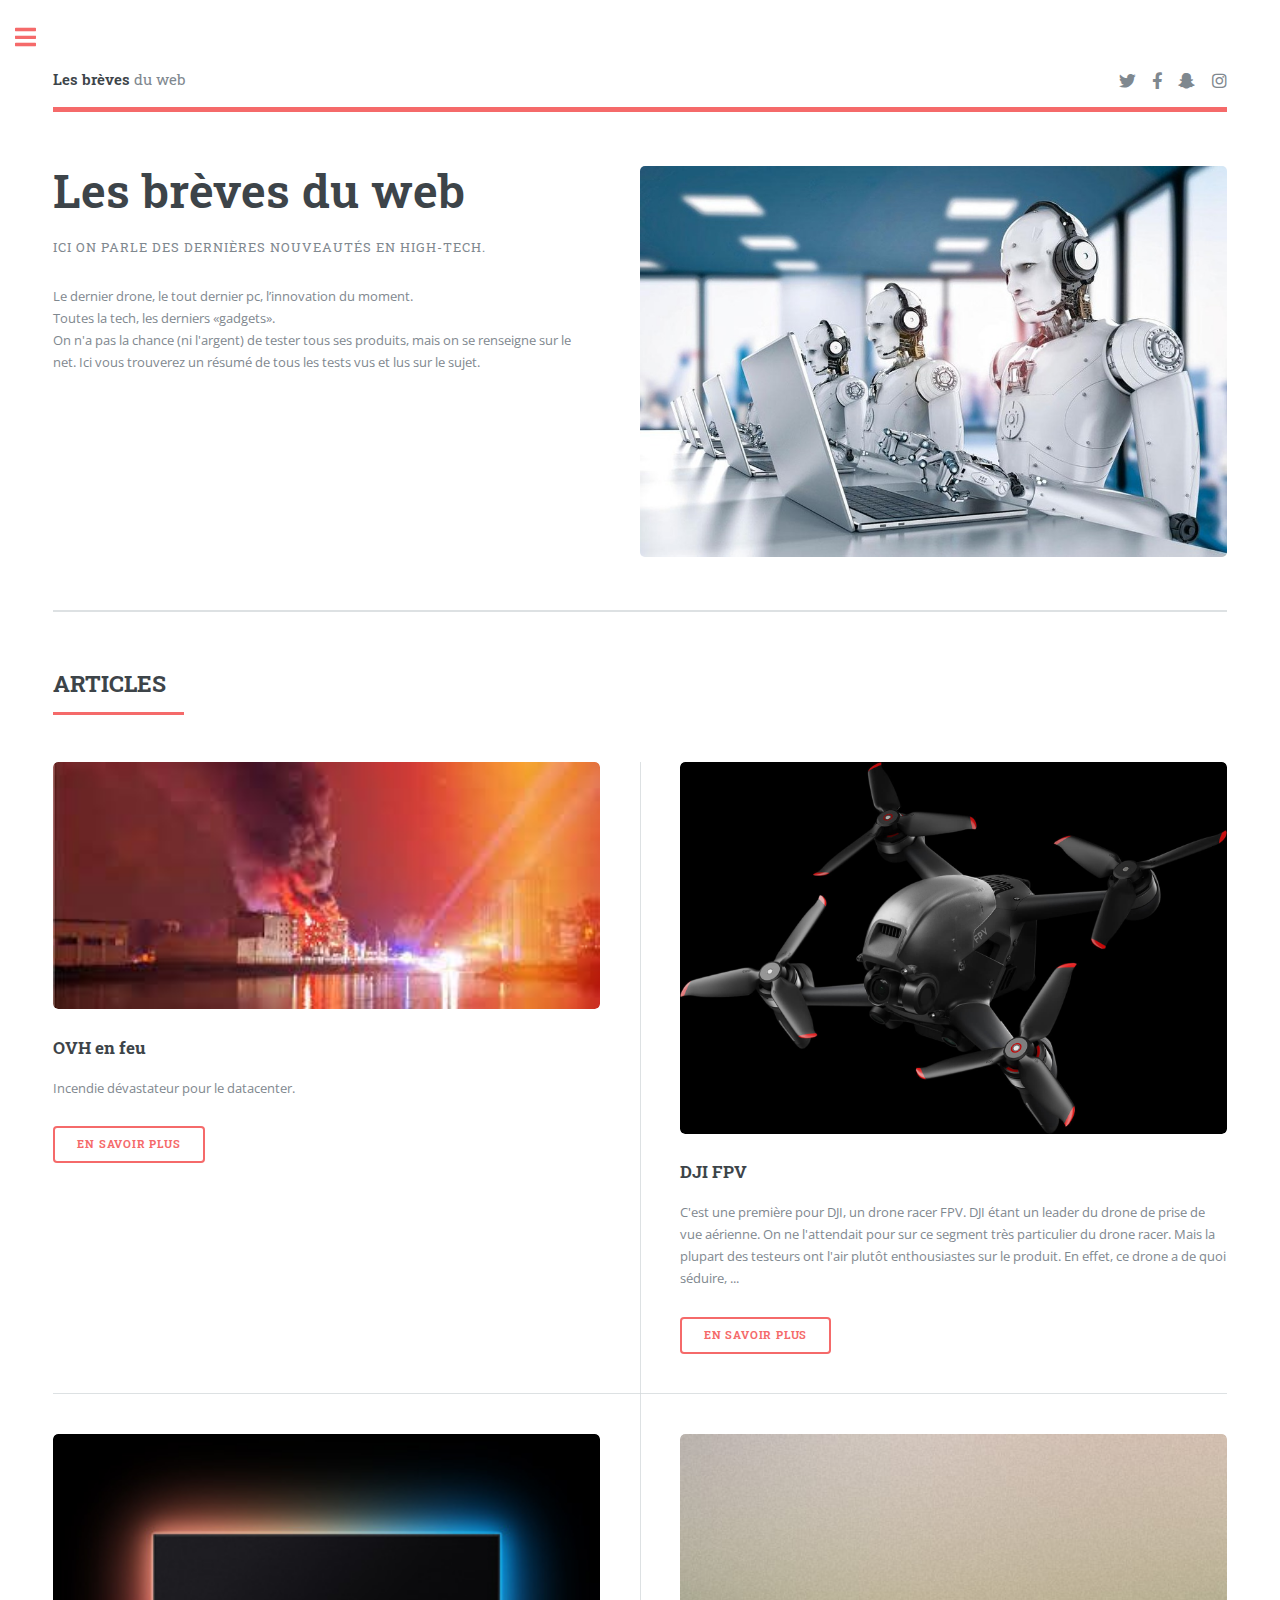
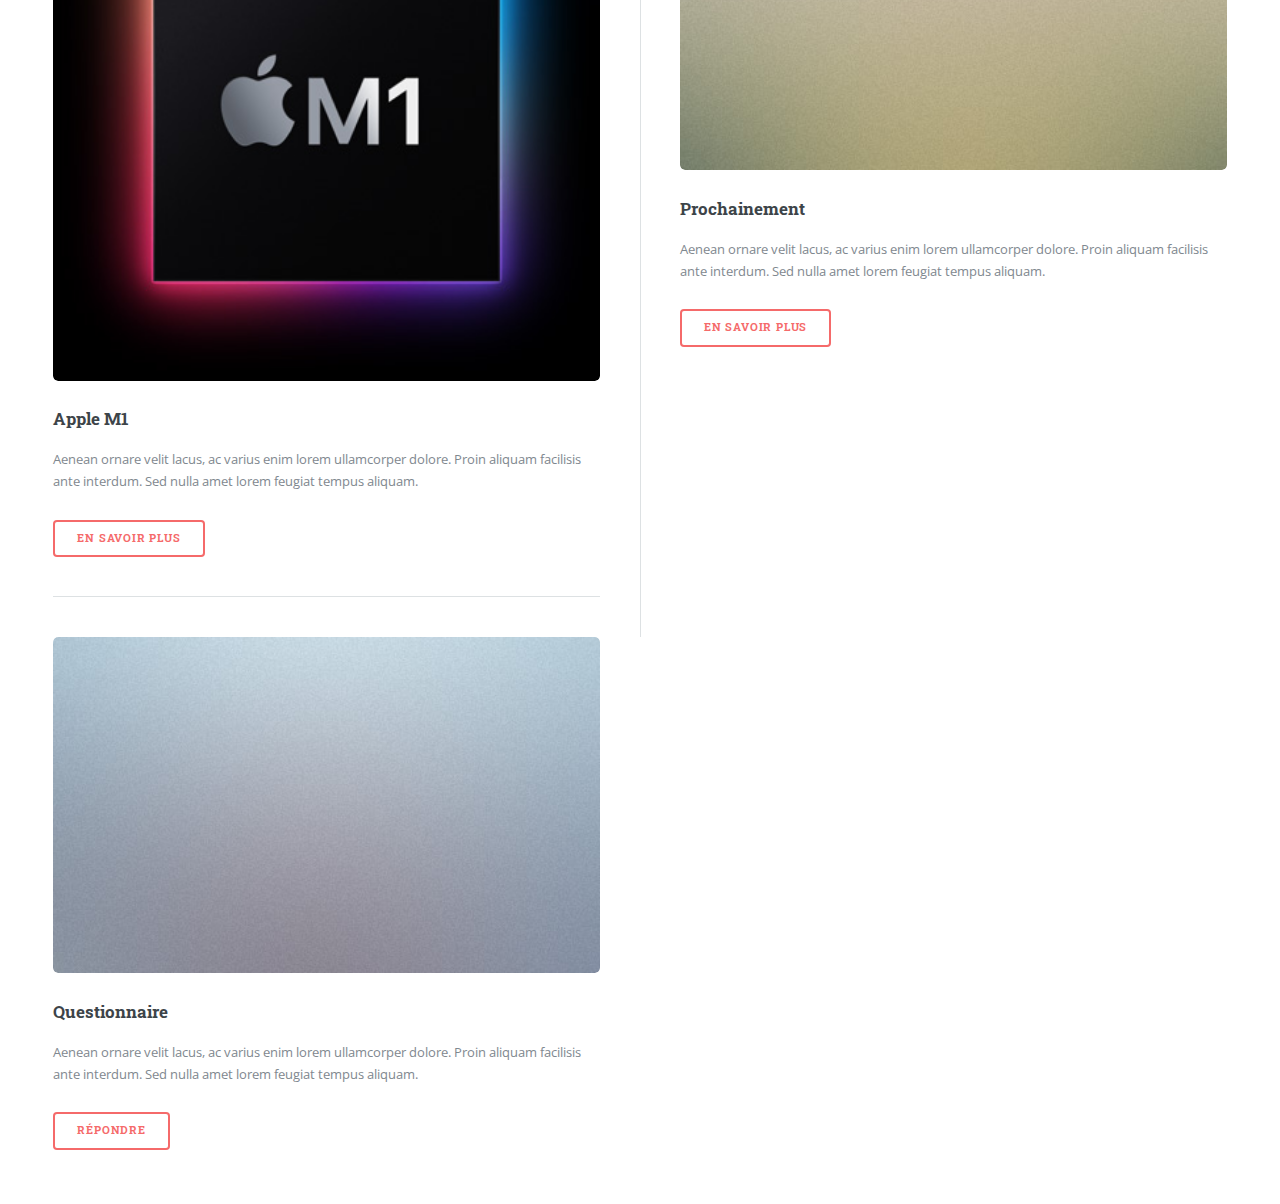
<file: Les brèves du web V5/index.html>
<!DOCTYPE html>
<!--
	Editorial by HTML5 UP
	html5up.net | @ajlkn
	Free for personal and commercial use under the CCA 3.0 license (html5up.net/license)
-->
<html>
  <head>
    <title>Les brèves du web</title>
    <link rel="icon" type="image/png" href="./images/newspapers.png" />
    <meta charset="utf-8" />
    <meta
      name="viewport"
      content="width=device-width, initial-scale=1, user-scalable=no"
    />
    <link rel="stylesheet" href="assets/css/main.css" />
  </head>
  <body class="is-preload">
    <!-- Wrapper -->
    <div id="wrapper">
      <!-- Main -->
      <div id="main">
        <div class="inner">
          <!-- Header -->
          <header id="header">
            <a href="index.html" class="logo"
              ><strong>Les brèves</strong> du web</a
            >
            <ul class="icons">
              <li>
                <a href="#" class="icon brands fa-twitter"
                  ><span class="label">Twitter</span></a
                >
              </li>
              <li>
                <a href="#" class="icon brands fa-facebook-f"
                  ><span class="label">Facebook</span></a
                >
              </li>
              <li>
                <a href="#" class="icon brands fa-snapchat-ghost"
                  ><span class="label">Snapchat</span></a
                >
              </li>
              <li>
                <a href="#" class="icon brands fa-instagram"
                  ><span class="label">Instagram</span></a
                >
              </li>
            </ul>
          </header>

          <!-- Banner -->
          <section id="banner">
            <div class="content">
              <header>
                <h1><strong>Les brèves du web</strong></h1>
                <p>Ici on parle des dernières nouveautés en high-tech.</p>
              </header>
              <p>
                Le dernier drone, le tout dernier pc, l’innovation du moment.<br />
                Toutes la tech, les derniers «gadgets».<br />
                On n'a pas la chance (ni l'argent) de tester tous ses produits,
                mais on se renseigne sur le net. Ici vous trouverez un résumé de
                tous les tests vus et lus sur le sujet.
              </p>
              <!-- <ul class="actions">
                <li>
                  <a href="djifpv.html" class="button big">En savoir plus</a>
                </li>
              </ul> -->
            </div>
            <span class="image object">
              <img src="./images/images divers/robotstravail.jpg" alt="" />
            </span>
          </section>

          <section>
            <header class="major">
              <h2>ARTICLES</h2>
            </header>
            <div class="posts">
              <article>
                <a href="ovh.html" class="image"
                  ><img src="./images/image articles/ovh.jfif" alt=""
                /></a>
                <h3>OVH en feu</h3>
                <p>Incendie dévastateur pour le datacenter.</p>
                <ul class="actions">
                  <li><a href="ovh.html" class="button">En savoir plus</a></li>
                </ul>
              </article>
              <article>
                <a href="djifpv.html" class="image"
                  ><img src="./images/image articles/djifpv.jpg" alt=""
                /></a>
                <h3>DJI FPV</h3>
                <p>
                  C'est une première pour DJI, un drone racer FPV. DJI étant un
                  leader du drone de prise de vue aérienne. On ne l'attendait
                  pour sur ce segment très particulier du drone racer. Mais la
                  plupart des testeurs ont l'air plutôt enthousiastes sur le
                  produit. En effet, ce drone a de quoi séduire, ...
                </p>
                <ul class="actions">
                  <li>
                    <a href="djifpv.html" class="button">en savoir plus</a>
                  </li>
                </ul>
              </article>
              <article>
                <a href="#" class="image"
                  ><img src="./images/image articles/m1.jpg" alt=""
                /></a>
                <h3>Apple M1</h3>
                <p>
                  Aenean ornare velit lacus, ac varius enim lorem ullamcorper
                  dolore. Proin aliquam facilisis ante interdum. Sed nulla amet
                  lorem feugiat tempus aliquam.
                </p>
                <ul class="actions">
                  <li><a href="#" class="button">En savoir plus</a></li>
                </ul>
              </article>
              <article>
                <a href="#" class="image"
                  ><img src="images/pic03.jpg" alt=""
                /></a>
                <h3>Prochainement</h3>
                <p>
                  Aenean ornare velit lacus, ac varius enim lorem ullamcorper
                  dolore. Proin aliquam facilisis ante interdum. Sed nulla amet
                  lorem feugiat tempus aliquam.
                </p>
                <ul class="actions">
                  <li><a href="#" class="button">en savoir plus</a></li>
                </ul>
              </article>
              <article>
                <a href="#" class="image"
                  ><img src="images/pic04.jpg" alt=""
                /></a>
                <h3>Questionnaire</h3>
                <p>
                  Aenean ornare velit lacus, ac varius enim lorem ullamcorper
                  dolore. Proin aliquam facilisis ante interdum. Sed nulla amet
                  lorem feugiat tempus aliquam.
                </p>
                <ul class="actions">
                  <li><a href="Formulaire.php" class="button">répondre</a></li>
                </ul>
              </article>
              <!-- <article>
                <a href="#" class="image"
                  ><img src="images/pic05.jpg" alt=""
                /></a>
                <h3>Feugiat lorem aenean</h3>
                <p>
                  Aenean ornare velit lacus, ac varius enim lorem ullamcorper
                  dolore. Proin aliquam facilisis ante interdum. Sed nulla amet
                  lorem feugiat tempus aliquam.
                </p>
                <ul class="actions">
                  <li><a href="#" class="button">More</a></li>
                </ul>
              </article>
              <article>
                <a href="#" class="image"
                  ><img src="images/pic06.jpg" alt=""
                /></a>
                <h3>Amet varius aliquam</h3>
                <p>
                  Aenean ornare velit lacus, ac varius enim lorem ullamcorper
                  dolore. Proin aliquam facilisis ante interdum. Sed nulla amet
                  lorem feugiat tempus aliquam.
                </p>
                <ul class="actions">
                  <li><a href="#" class="button">More</a></li>
                </ul>
              </article> -->
            </div>
          </section>
        </div>
      </div>

      <!-- Sidebar -->
      <div id="sidebar">
        <div class="inner">
          <!-- Search -->
          <!-- <section id="search" class="alt">
            <form method="post" action="#">
              <input type="text" name="query" id="query" placeholder="Search" />
            </form>
          </section> -->

          <!-- Menu -->
          <nav id="menu">
            <header class="major">
              <h2>Menu</h2>
            </header>
            <ul>
              <li><a href="index.html">Actualités</a></li>
              <!-- <li><a href="articles.html">ARTICLES</a></li> -->
              <li><a href="informatique.html">informatique</a></li>
              <!-- <li>
                <span class="opener">INFORMATIQUE</span>
                <ul>
                  <li><a href="#">Software</a></li>
                  <li><a href="#">Hardware</a></li>
                  <li><a href="#">Pc portable</a></li>
                  <li><a href="#">Divers</a></li>
                </ul>
              </li> -->
              <li><a href="drones.html">DRONE</a></li>
              <li><a href="materiels-connecte.html">materiels connecté</a></li>
              <!-- <li>
                <span class="opener">MOBILITE</span>
                <ul>
                  <li><a href="#">Voiture électrique</a></li>
                  <li><a href="#">Trotinette électrique</a></li>
                  <li><a href="#">Moto électrique</a></li>
                  <li><a href="#">Autre</a></li>
                </ul>
              </li> -->
              <li><a href="mobilite.html">mobilite</a></li>
              <li><a href="divers.html">Divers</a></li>
              <!-- <li><a href="#">Sapien Mauris</a></li>
              <li><a href="#">Amet Lacinia</a></li> -->
            </ul>
          </nav>

          <!-- Section -->
          <section>
            <header class="major">
              <h2>Articles les plus lus</h2>
            </header>
            <div class="mini-posts">
              <article>
                <a href="djifpv.html" class="image"
                  ><img src="./images/image articles/djifpv.jpg" alt="drone"
                /></a>
                <p>DJI lance sont premier drone FPV.</p>
              </article>
              <article>
                <a href="ovh.html" class="image"
                  ><img src="./images/image articles/ovh.jfif" alt="incendie"
                /></a>
                <p>OVH perd des milliers de sites web.</p>
              </article>
              <article>
                <a href="#" class="image"
                  ><img src="./images/image articles/m1.jpg" alt=""
                /></a>
                <p>Apple n'a plus besoin d'Intel.</p>
              </article>
            </div>
          </section>

          <!-- Section -->
          <section>
            <header class="major">
              <h2>Contact</h2>
            </header>
            <p>
              Si vous avez des questions ou des remarques, n'hésiter pas a nous
              envoyer un mail.
            </p>
            <ul class="contact">
              <li class="icon solid fa-envelope">
                <a href="mailto:alexandercodeur@gmail.com"
                  >lesbreves@duweb.fr</a
                >
              </li>
              <li class="icon solid fa-phone">(000) 000-0000</li>
              <li class="icon solid fa-home">Le web route de l'info</li>
            </ul>
          </section>

          <!-- Footer -->
          <footer id="footer">
            <p class="copyright">
              &copy; Untitled. All rights reserved. Demo Images:
              <a href="https://unsplash.com" target="_blank">Unsplash</a>.
              Design:
              <a href="https://html5up.net" target="_blank">HTML5 UP</a>.
            </p>
          </footer>
        </div>
      </div>
    </div>

    <!-- Scripts -->
    <script src="assets/js/jquery.min.js"></script>
    <script src="assets/js/browser.min.js"></script>
    <script src="assets/js/breakpoints.min.js"></script>
    <script src="assets/js/util.js"></script>
    <script src="assets/js/main.js"></script>
  </body>
</html>
</file>
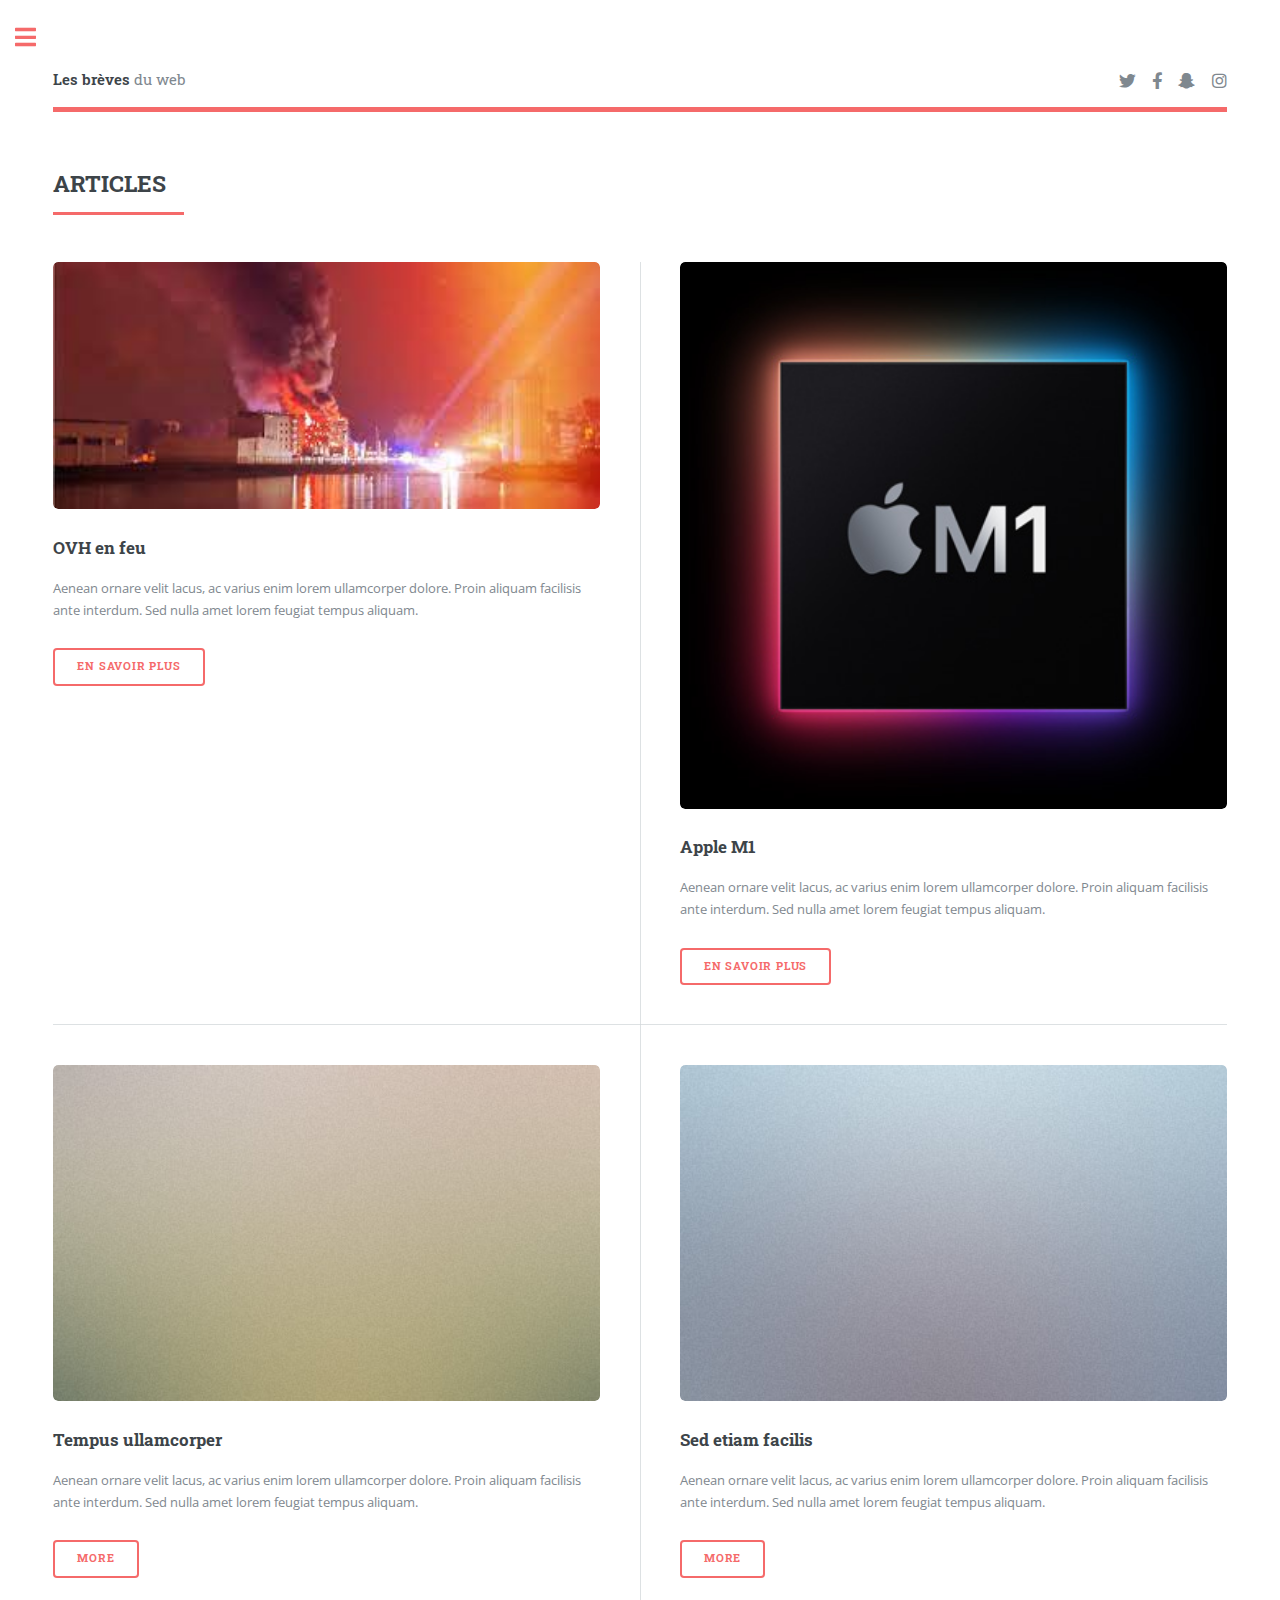
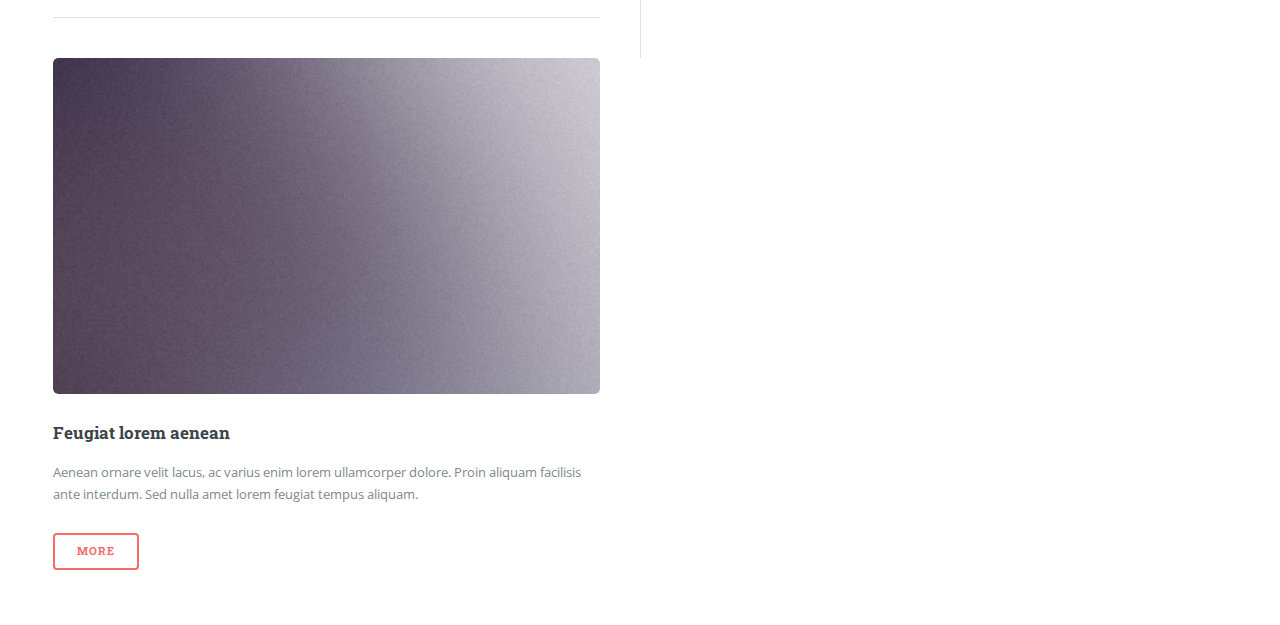
<file: Les brèves du web V5/articles.html>
<!DOCTYPE html>
<!--
	Editorial by HTML5 UP
	html5up.net | @ajlkn
	Free for personal and commercial use under the CCA 3.0 license (html5up.net/license)
-->
<html>
  <head>
    <title>Les brèves du web</title>
    <link rel="icon" type="image/png" href="./images/newspapers.png" />
    <meta charset="utf-8" />
    <meta
      name="viewport"
      content="width=device-width, initial-scale=1, user-scalable=no"
    />
    <link rel="stylesheet" href="assets/css/main.css" />
  </head>
  <body class="is-preload">
    <!-- Wrapper -->
    <div id="wrapper">
      <!-- Main -->
      <div id="main">
        <div class="inner">
          <!-- Header -->
          <header id="header">
            <a href="index.html" class="logo"
              ><strong>Les brèves</strong> du web</a
            >
            <ul class="icons">
              <li>
                <a href="#" class="icon brands fa-twitter"
                  ><span class="label">Twitter</span></a
                >
              </li>
              <li>
                <a href="#" class="icon brands fa-facebook-f"
                  ><span class="label">Facebook</span></a
                >
              </li>
              <li>
                <a href="#" class="icon brands fa-snapchat-ghost"
                  ><span class="label">Snapchat</span></a
                >
              </li>
              <li>
                <a href="#" class="icon brands fa-instagram"
                  ><span class="label">Instagram</span></a
                >
              </li>
            </ul>
          </header>

          <!-- Section -->
          <section>
            <header class="major">
              <h2>ARTICLES</h2>
            </header>
            <div class="posts">
              <article>
                <a href="#" class="image"
                  ><img src="./images/image articles/ovh.jfif" alt=""
                /></a>
                <h3>OVH en feu</h3>
                <p>
                  Aenean ornare velit lacus, ac varius enim lorem ullamcorper
                  dolore. Proin aliquam facilisis ante interdum. Sed nulla amet
                  lorem feugiat tempus aliquam.
                </p>
                <ul class="actions">
                  <li><a href="#" class="button">En savoir plus</a></li>
                </ul>
              </article>
              <article>
                <a href="#" class="image"
                  ><img src="./images/image articles/m1.jpg" alt=""
                /></a>
                <h3>Apple M1</h3>
                <p>
                  Aenean ornare velit lacus, ac varius enim lorem ullamcorper
                  dolore. Proin aliquam facilisis ante interdum. Sed nulla amet
                  lorem feugiat tempus aliquam.
                </p>
                <ul class="actions">
                  <li><a href="#" class="button">En savoir plus</a></li>
                </ul>
              </article>
              <article>
                <a href="#" class="image"
                  ><img src="images/pic03.jpg" alt=""
                /></a>
                <h3>Tempus ullamcorper</h3>
                <p>
                  Aenean ornare velit lacus, ac varius enim lorem ullamcorper
                  dolore. Proin aliquam facilisis ante interdum. Sed nulla amet
                  lorem feugiat tempus aliquam.
                </p>
                <ul class="actions">
                  <li><a href="#" class="button">More</a></li>
                </ul>
              </article>
              <article>
                <a href="#" class="image"
                  ><img src="images/pic04.jpg" alt=""
                /></a>
                <h3>Sed etiam facilis</h3>
                <p>
                  Aenean ornare velit lacus, ac varius enim lorem ullamcorper
                  dolore. Proin aliquam facilisis ante interdum. Sed nulla amet
                  lorem feugiat tempus aliquam.
                </p>
                <ul class="actions">
                  <li><a href="#" class="button">More</a></li>
                </ul>
              </article>
              <article>
                <a href="#" class="image"
                  ><img src="images/pic05.jpg" alt=""
                /></a>
                <h3>Feugiat lorem aenean</h3>
                <p>
                  Aenean ornare velit lacus, ac varius enim lorem ullamcorper
                  dolore. Proin aliquam facilisis ante interdum. Sed nulla amet
                  lorem feugiat tempus aliquam.
                </p>
                <ul class="actions">
                  <li><a href="#" class="button">More</a></li>
                </ul>
              </article>

              <!-- Bloque pour nouvel article a copier coller
              <article>
                <a href="#" class="image"
                  ><img src="images/pic06.jpg" alt=""
                /></a>
                <h3>Amet varius aliquam</h3>
                <p>
                  Aenean ornare velit lacus, ac varius enim lorem ullamcorper
                  dolore. Proin aliquam facilisis ante interdum. Sed nulla amet
                  lorem feugiat tempus aliquam.
                </p>
                <ul class="actions">
                  <li><a href="#" class="button">More</a></li>
                </ul>
              </article>
              Jusqu'ici -->
            </div>
          </section>
        </div>
      </div>

      <!-- Sidebar -->
      <div id="sidebar">
        <div class="inner">
          <!-- Search -->
          <!-- <section id="search" class="alt">
            <form method="post" action="#">
              <input type="text" name="query" id="query" placeholder="Search" />
            </form>
          </section> -->

          <!-- Menu -->
          <nav id="menu">
            <header class="major">
              <h2>Menu</h2>
            </header>
            <ul>
              <li><a href="index.html">Actualités</a></li>
              <li><a href="articles.html">articles</a></li>
              <!-- <li><a href="elements.html">Elements</a></li> -->
              <li>
                <span class="opener">INFORMATIQUE</span>
                <ul>
                  <li><a href="#">Software</a></li>
                  <li><a href="#">Hardware</a></li>
                  <li><a href="#">Pc portable</a></li>
                  <li><a href="#">Feugiat Veroeros</a></li>
                </ul>
              </li>
              <li><a href="#">DRONE</a></li>
              <li><a href="#">materiels connecté</a></li>
              <li>
                <span class="opener">MOBILITE</span>
                <ul>
                  <li><a href="#">Voiture électrique</a></li>
                  <li><a href="#">Trotinette électrique</a></li>
                  <li><a href="#">Moto électrique</a></li>
                  <li><a href="#">Autre</a></li>
                </ul>
              </li>
              <li><a href="#">divers</a></li>
              <!-- <li><a href="#">Sapien Mauris</a></li>
              <li><a href="#">Amet Lacinia</a></li> -->
            </ul>
          </nav>

          <!-- Section -->
          <section>
            <header class="major">
              <h2>Ante interdum</h2>
            </header>
            <div class="mini-posts">
              <article>
                <a href="#" class="image"
                  ><img src="images/pic07.jpg" alt=""
                /></a>
                <p>
                  Aenean ornare velit lacus, ac varius enim lorem ullamcorper
                  dolore aliquam.
                </p>
              </article>
              <article>
                <a href="#" class="image"
                  ><img src="images/pic08.jpg" alt=""
                /></a>
                <p>
                  Aenean ornare velit lacus, ac varius enim lorem ullamcorper
                  dolore aliquam.
                </p>
              </article>
              <article>
                <a href="#" class="image"
                  ><img src="images/pic09.jpg" alt=""
                /></a>
                <p>
                  Aenean ornare velit lacus, ac varius enim lorem ullamcorper
                  dolore aliquam.
                </p>
              </article>
            </div>
            <ul class="actions">
              <li><a href="#" class="button">More</a></li>
            </ul>
          </section>

          <!-- Section -->
          <section>
            <header class="major">
              <h2>Get in touch</h2>
            </header>
            <p>
              Sed varius enim lorem ullamcorper dolore aliquam aenean ornare
              velit lacus, ac varius enim lorem ullamcorper dolore. Proin sed
              aliquam facilisis ante interdum. Sed nulla amet lorem feugiat
              tempus aliquam.
            </p>
            <ul class="contact">
              <li class="icon solid fa-envelope">
                <a href="#">information@untitled.tld</a>
              </li>
              <li class="icon solid fa-phone">(000) 000-0000</li>
              <li class="icon solid fa-home">
                1234 Somewhere Road #8254<br />
                Nashville, TN 00000-0000
              </li>
            </ul>
          </section>

          <!-- Footer -->
          <footer id="footer">
            <p class="copyright">
              &copy; Untitled. All rights reserved. Demo Images:
              <a href="https://unsplash.com">Unsplash</a>. Design:
              <a href="https://html5up.net">HTML5 UP</a>.
            </p>
          </footer>
        </div>
      </div>
    </div>

    <!-- Scripts -->
    <script src="assets/js/jquery.min.js"></script>
    <script src="assets/js/browser.min.js"></script>
    <script src="assets/js/breakpoints.min.js"></script>
    <script src="assets/js/util.js"></script>
    <script src="assets/js/main.js"></script>
  </body>
</html>
</file>
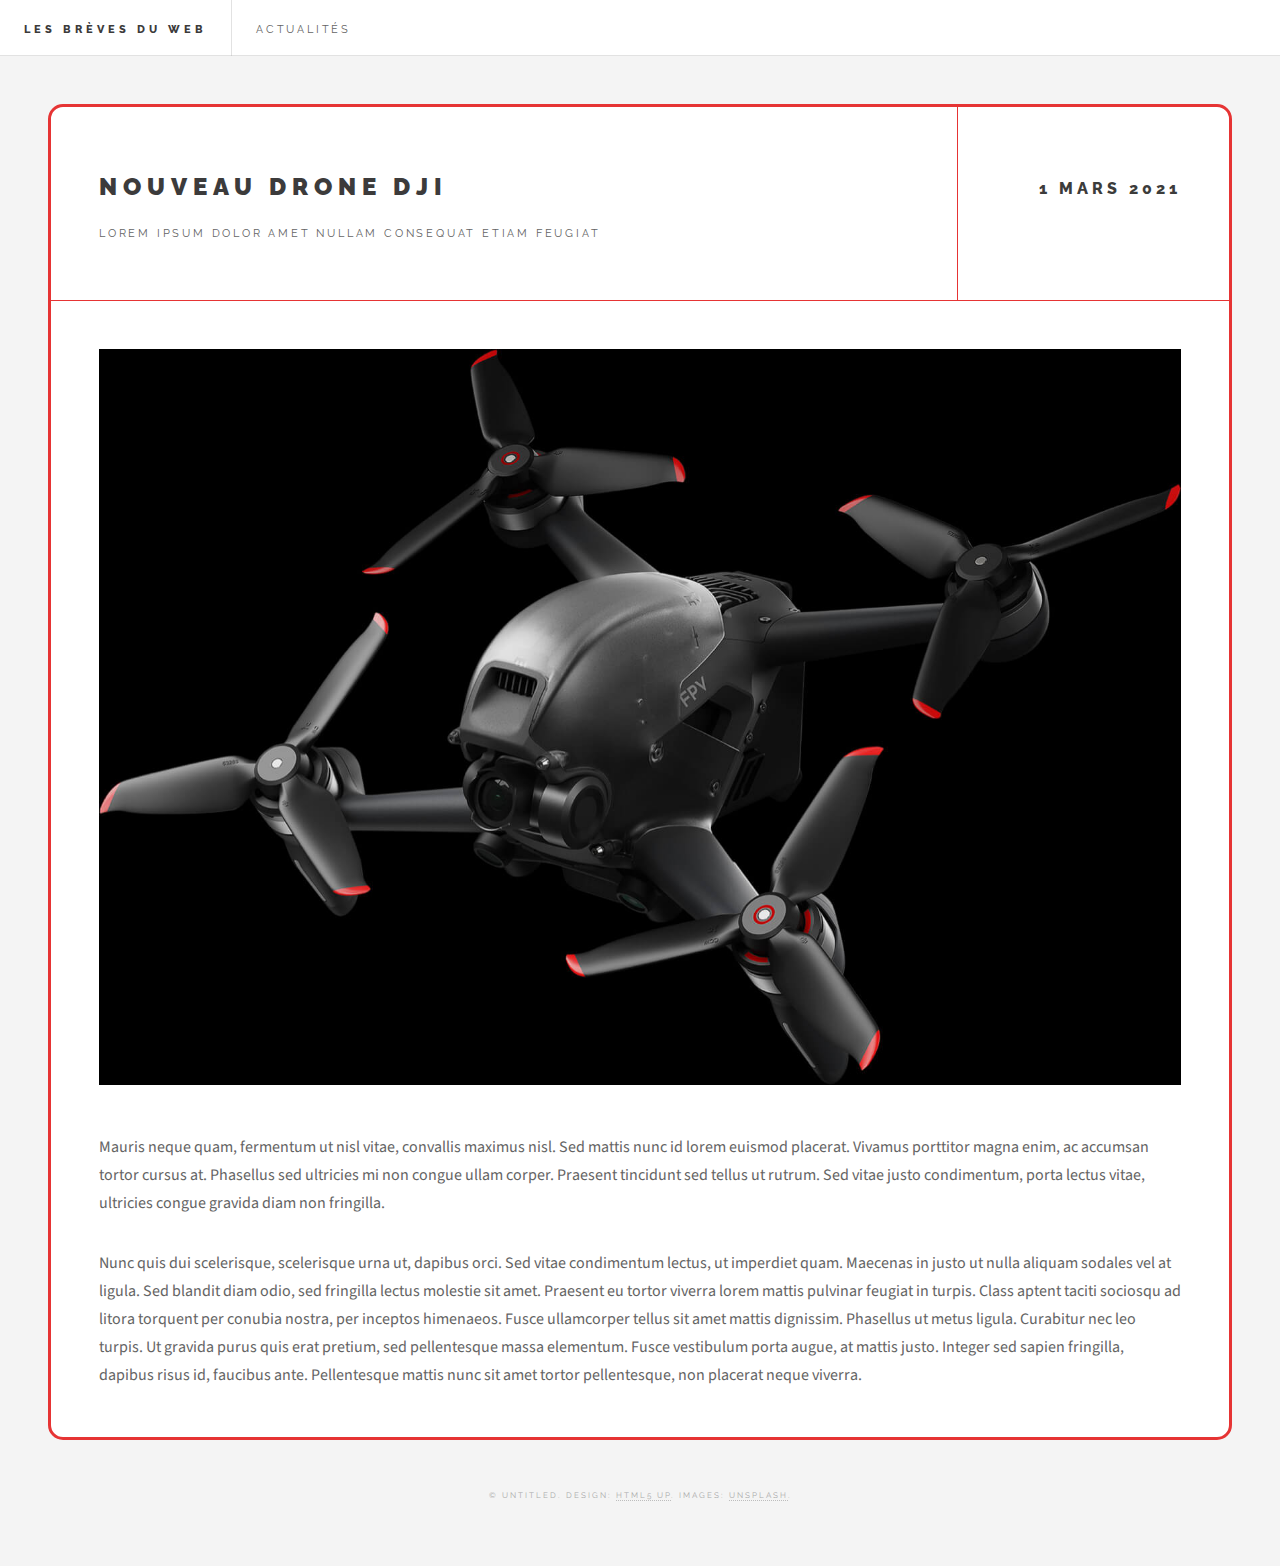
<file: Les brèves du web V5/base pour les articles.html>
<!DOCTYPE html>
<!--
	Future Imperfect by HTML5 UP
	html5up.net | @ajlkn
	Free for personal and commercial use under the CCA 3.0 license (html5up.net/license)
-->
<html>
  <head>
    <title>DJI FPV</title>
    <link rel="icon" type="image/png" href="./images/newspapers.png" />
    <meta charset="utf-8" />
    <meta
      name="viewport"
      content="width=device-width, initial-scale=1, user-scalable=no"
    />
    <link rel="stylesheet" href="assetspagesarticles/css2/main.css" />
  </head>
  <body class="single is-preload">
    <!-- Wrapper -->
    <div id="wrapper">
      <!-- Header -->
      <header id="header">
        <h1><a href="index.html">Les brèves du web</a></h1>
        <nav class="links">
          <ul>
            <li><a href="index.html">Actualités</a></li>
            <!-- <li><a href="articles.html">Articles</a></li> -->
            <!-- <li><a href="#">Feugiat</a></li>
            <li><a href="#">Tempus</a></li>
            <li><a href="#">Adipiscing</a></li> -->
          </ul>
        </nav>
      </header>

      <!-- Main -->
      <div id="main">
        <!-- Post -->
        <article class="post">
          <header>
            <div class="title">
              <h2>Nouveau drone DJI</h2>
              <p>Lorem ipsum dolor amet nullam consequat etiam feugiat</p>
            </div>
            <div class="meta">
              <time class="published" datetime="2015-11-01">1 mars 2021</time>
            </div>
          </header>
          <span class="image featured"
            ><img src="./images/image articles/djifpv.jpg" alt=""
          /></span>
          <p>
            Mauris neque quam, fermentum ut nisl vitae, convallis maximus nisl.
            Sed mattis nunc id lorem euismod placerat. Vivamus porttitor magna
            enim, ac accumsan tortor cursus at. Phasellus sed ultricies mi non
            congue ullam corper. Praesent tincidunt sed tellus ut rutrum. Sed
            vitae justo condimentum, porta lectus vitae, ultricies congue
            gravida diam non fringilla.
          </p>
          <p>
            Nunc quis dui scelerisque, scelerisque urna ut, dapibus orci. Sed
            vitae condimentum lectus, ut imperdiet quam. Maecenas in justo ut
            nulla aliquam sodales vel at ligula. Sed blandit diam odio, sed
            fringilla lectus molestie sit amet. Praesent eu tortor viverra lorem
            mattis pulvinar feugiat in turpis. Class aptent taciti sociosqu ad
            litora torquent per conubia nostra, per inceptos himenaeos. Fusce
            ullamcorper tellus sit amet mattis dignissim. Phasellus ut metus
            ligula. Curabitur nec leo turpis. Ut gravida purus quis erat
            pretium, sed pellentesque massa elementum. Fusce vestibulum porta
            augue, at mattis justo. Integer sed sapien fringilla, dapibus risus
            id, faucibus ante. Pellentesque mattis nunc sit amet tortor
            pellentesque, non placerat neque viverra.
          </p>
          <footer></footer>
        </article>
      </div>

      <!-- Footer -->
      <section id="footer">
        <p class="copyright">
          &copy; Untitled. Design: <a href="http://html5up.net">HTML5 UP</a>.
          Images: <a href="http://unsplash.com">Unsplash</a>.
        </p>
      </section>
    </div>
  </body>
</html>
</file>
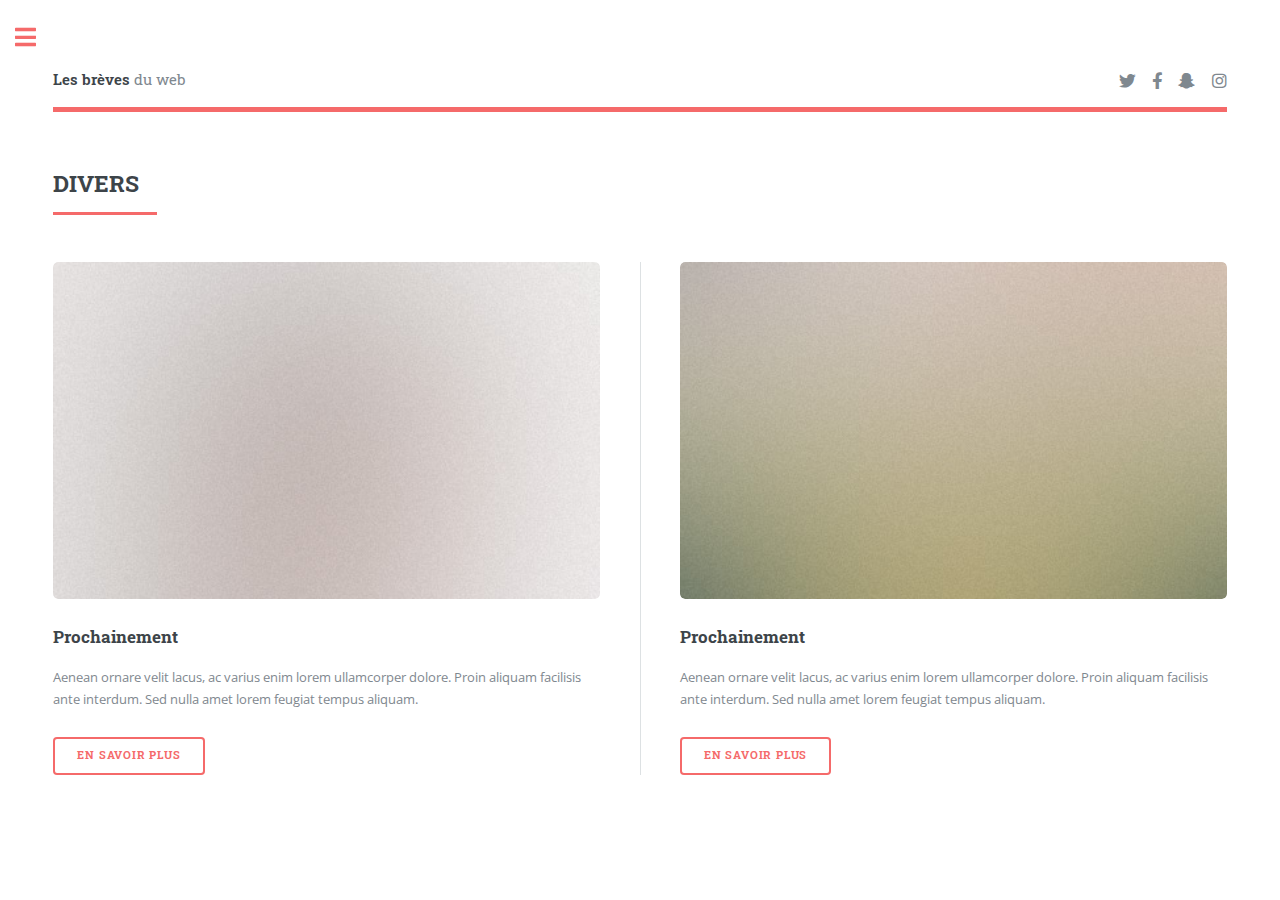
<file: Les brèves du web V5/divers.html>
<!DOCTYPE html>
<!--
	Editorial by HTML5 UP
	html5up.net | @ajlkn
	Free for personal and commercial use under the CCA 3.0 license (html5up.net/license)
-->
<html>
  <head>
    <title>Les brèves du web/divers</title>
    <link rel="icon" type="image/png" href="./images/newspapers.png" />
    <meta charset="utf-8" />
    <meta
      name="viewport"
      content="width=device-width, initial-scale=1, user-scalable=no"
    />
    <link rel="stylesheet" href="assets/css/main.css" />
  </head>
  <body class="is-preload">
    <!-- Wrapper -->
    <div id="wrapper">
      <!-- Main -->
      <div id="main">
        <div class="inner">
          <!-- Header -->
          <header id="header">
            <a href="index.html" class="logo"
              ><strong>Les brèves</strong> du web</a
            >
            <ul class="icons">
              <li>
                <a href="#" class="icon brands fa-twitter"
                  ><span class="label">Twitter</span></a
                >
              </li>
              <li>
                <a href="#" class="icon brands fa-facebook-f"
                  ><span class="label">Facebook</span></a
                >
              </li>
              <li>
                <a href="#" class="icon brands fa-snapchat-ghost"
                  ><span class="label">Snapchat</span></a
                >
              </li>
              <li>
                <a href="#" class="icon brands fa-instagram"
                  ><span class="label">Instagram</span></a
                >
              </li>
            </ul>
          </header>

          <!-- Section -->
          <section>
            <header class="major">
              <h2>DIVERS</h2>
            </header>
            <div class="posts">
              <article>
                <a href="#" class="image"
                  ><img src="images/pic01.jpg" alt=""
                /></a>
                <h3>Prochainement</h3>
                <p>
                  Aenean ornare velit lacus, ac varius enim lorem ullamcorper
                  dolore. Proin aliquam facilisis ante interdum. Sed nulla amet
                  lorem feugiat tempus aliquam.
                </p>
                <ul class="actions">
                  <li><a href="#" class="button">en savoir plus</a></li>
                </ul>
              </article>
              <!-- Article qui sert d'exemple pour les prochain articles -->
              <article>
                <a href="#" class="image"
                  ><img src="images/pic03.jpg" alt=""
                /></a>
                <h3>Prochainement</h3>
                <p>
                  Aenean ornare velit lacus, ac varius enim lorem ullamcorper
                  dolore. Proin aliquam facilisis ante interdum. Sed nulla amet
                  lorem feugiat tempus aliquam.
                </p>
                <ul class="actions">
                  <li><a href="#" class="button">en savoir plus</a></li>
                </ul>
              </article>

              <!-- <article>
                <a href="#" class="image"
                  ><img src="images/pic04.jpg" alt=""
                /></a>
                <h3>Sed etiam facilis</h3>
                <p>
                  Aenean ornare velit lacus, ac varius enim lorem ullamcorper
                  dolore. Proin aliquam facilisis ante interdum. Sed nulla amet
                  lorem feugiat tempus aliquam.
                </p>
                <ul class="actions">
                  <li><a href="#" class="button">More</a></li>
                </ul>
              </article>
              <article>
                <a href="#" class="image"
                  ><img src="images/pic05.jpg" alt=""
                /></a>
                <h3>Feugiat lorem aenean</h3>
                <p>
                  Aenean ornare velit lacus, ac varius enim lorem ullamcorper
                  dolore. Proin aliquam facilisis ante interdum. Sed nulla amet
                  lorem feugiat tempus aliquam.
                </p>
                <ul class="actions">
                  <li><a href="#" class="button">More</a></li>
                </ul>
              </article> -->

              <!-- Bloque pour nouvel article a copier coller
              <article>
                <a href="#" class="image"
                  ><img src="images/pic06.jpg" alt=""
                /></a>
                <h3>Amet varius aliquam</h3>
                <p>
                  Aenean ornare velit lacus, ac varius enim lorem ullamcorper
                  dolore. Proin aliquam facilisis ante interdum. Sed nulla amet
                  lorem feugiat tempus aliquam.
                </p>
                <ul class="actions">
                  <li><a href="#" class="button">More</a></li>
                </ul>
              </article>
              Jusqu'ici -->
            </div>
          </section>
        </div>
      </div>

      <!-- Sidebar -->
      <div id="sidebar">
        <div class="inner">
          <!-- Search -->
          <!-- <section id="search" class="alt">
            <form method="post" action="#">
              <input type="text" name="query" id="query" placeholder="Search" />
            </form>
          </section> -->

          <!-- Menu -->
          <nav id="menu">
            <header class="major">
              <h2>Menu</h2>
            </header>
            <ul>
              <li><a href="index.html">Actualités</a></li>
              <!-- <li><a href="articles.html">ARTICLES</a></li> -->
              <li><a href="informatique.html">informatique</a></li>
              <!-- <li>
                <span class="opener">INFORMATIQUE</span>
                <ul>
                  <li><a href="#">Software</a></li>
                  <li><a href="#">Hardware</a></li>
                  <li><a href="#">Pc portable</a></li>
                  <li><a href="#">Divers</a></li>
                </ul>
              </li> -->
              <li><a href="drones.html">DRONE</a></li>
              <li><a href="materiels-connecte.html">materiels connecté</a></li>
              <!-- <li>
                <span class="opener">MOBILITE</span>
                <ul>
                  <li><a href="#">Voiture électrique</a></li>
                  <li><a href="#">Trotinette électrique</a></li>
                  <li><a href="#">Moto électrique</a></li>
                  <li><a href="#">Autre</a></li>
                </ul>
              </li> -->
              <li><a href="mobilite.html">mobilite</a></li>
              <li><a href="divers.html">Divers</a></li>
              <!-- <li><a href="#">Sapien Mauris</a></li>
              <li><a href="#">Amet Lacinia</a></li> -->
            </ul>
          </nav>

          <!-- Section -->
          <section>
            <header class="major">
              <h2>Articles les plus lus</h2>
            </header>
            <div class="mini-posts">
              <article>
                <a href="djifpv.html" class="image"
                  ><img src="./images/image articles/djifpv.jpg" alt="drone"
                /></a>
                <p>DJI lance sont premier drone FPV.</p>
              </article>
              <article>
                <a href="ovh.html" class="image"
                  ><img src="./images/image articles/ovh.jfif" alt="incendie"
                /></a>
                <p>OVH perd des milliers de site web.</p>
              </article>
              <article>
                <a href="#" class="image"
                  ><img src="./images/image articles/m1.jpg" alt=""
                /></a>
                <p>Apple n'a plus besoin d'Intel.</p>
              </article>
            </div>
          </section>

          <!-- Section -->
          <section>
            <header class="major">
              <h2>Contact</h2>
            </header>
            <p>
              Si vous avez des questions ou des remarques, n'hésiter pas a nous
              envoyer un mail.
            </p>
            <ul class="contact">
              <li class="icon solid fa-envelope">
                <a href="mailto:alexandercodeur@gmail.com"
                  >lesbreves@duweb.fr</a
                >
              </li>
              <li class="icon solid fa-phone">(000) 000-0000</li>
              <li class="icon solid fa-home">Le web route de l'info</li>
            </ul>
          </section>

          <!-- Footer -->
          <footer id="footer">
            <p class="copyright">
              &copy; Untitled. All rights reserved. Demo Images:
              <a href="https://unsplash.com">Unsplash</a>. Design:
              <a href="https://html5up.net">HTML5 UP</a>.
            </p>
          </footer>
        </div>
      </div>
    </div>

    <!-- Scripts -->
    <script src="assets/js/jquery.min.js"></script>
    <script src="assets/js/browser.min.js"></script>
    <script src="assets/js/breakpoints.min.js"></script>
    <script src="assets/js/util.js"></script>
    <script src="assets/js/main.js"></script>
  </body>
</html>
</file>
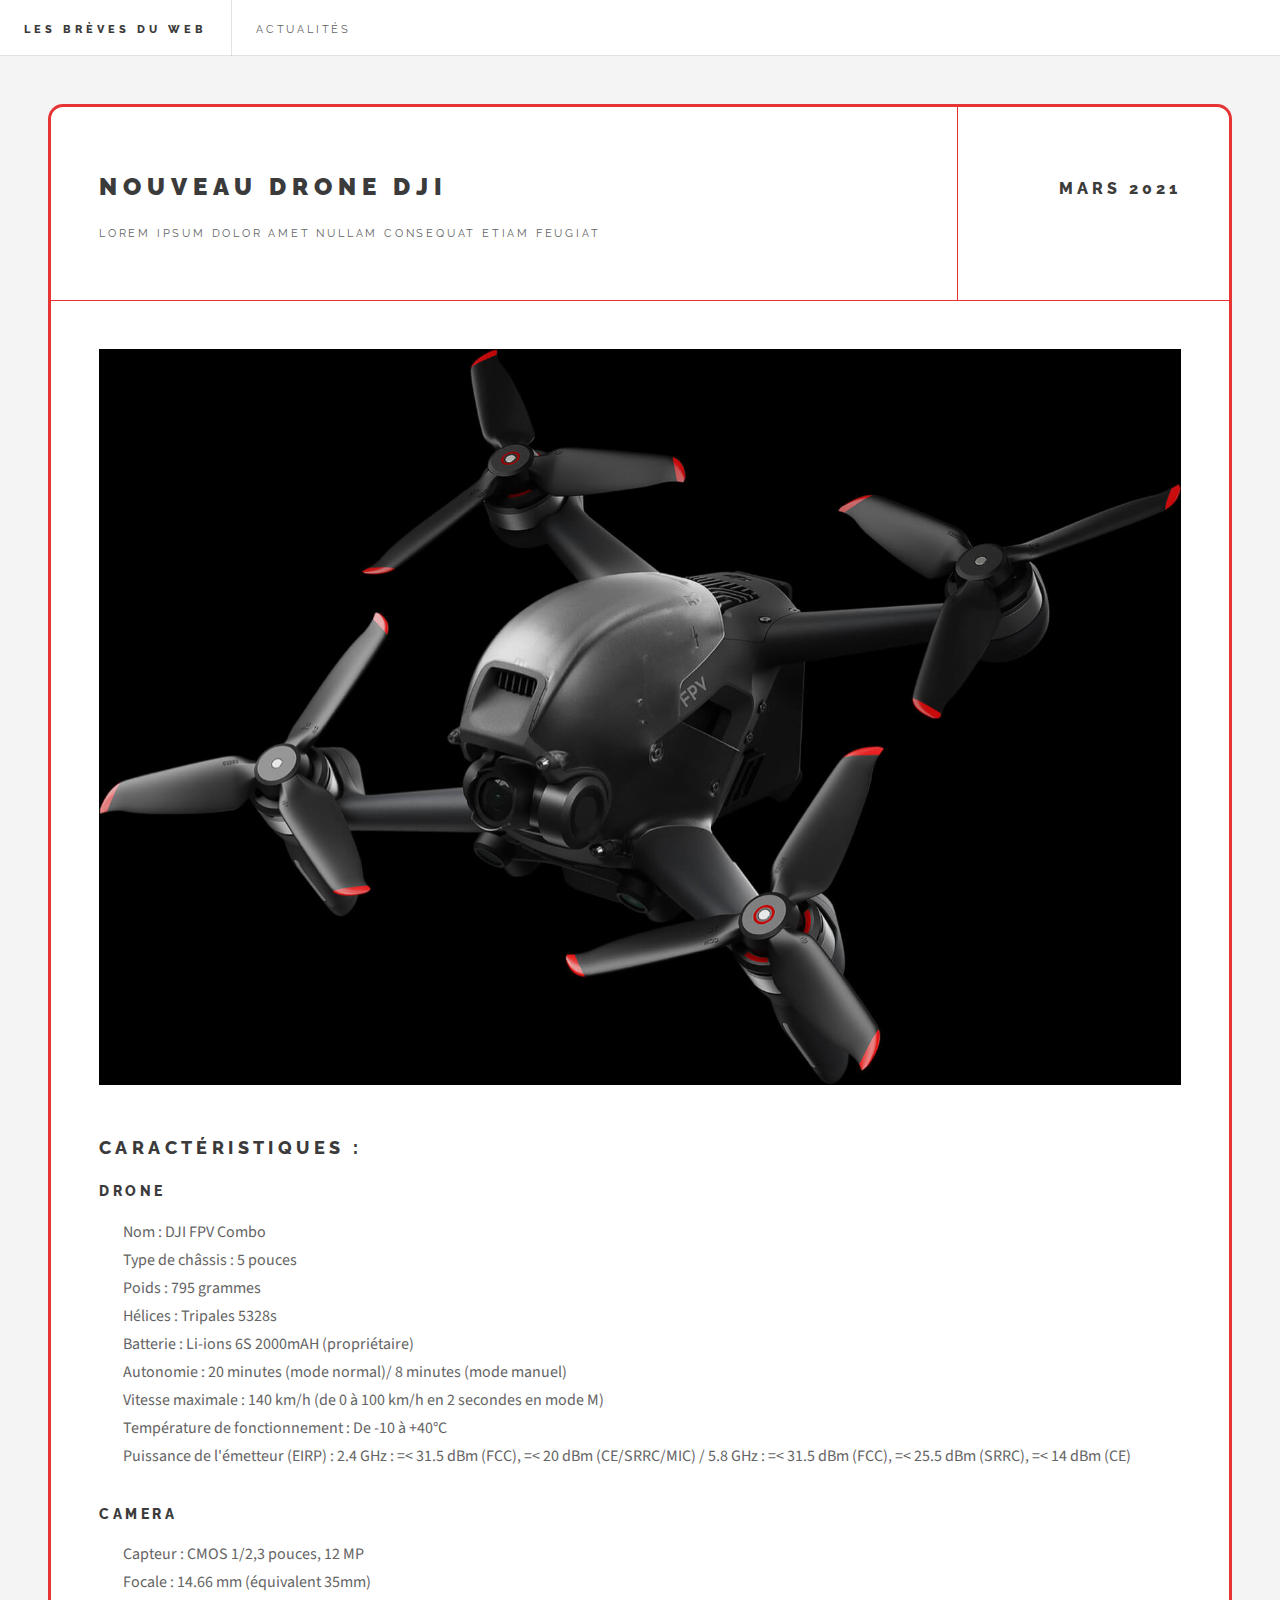
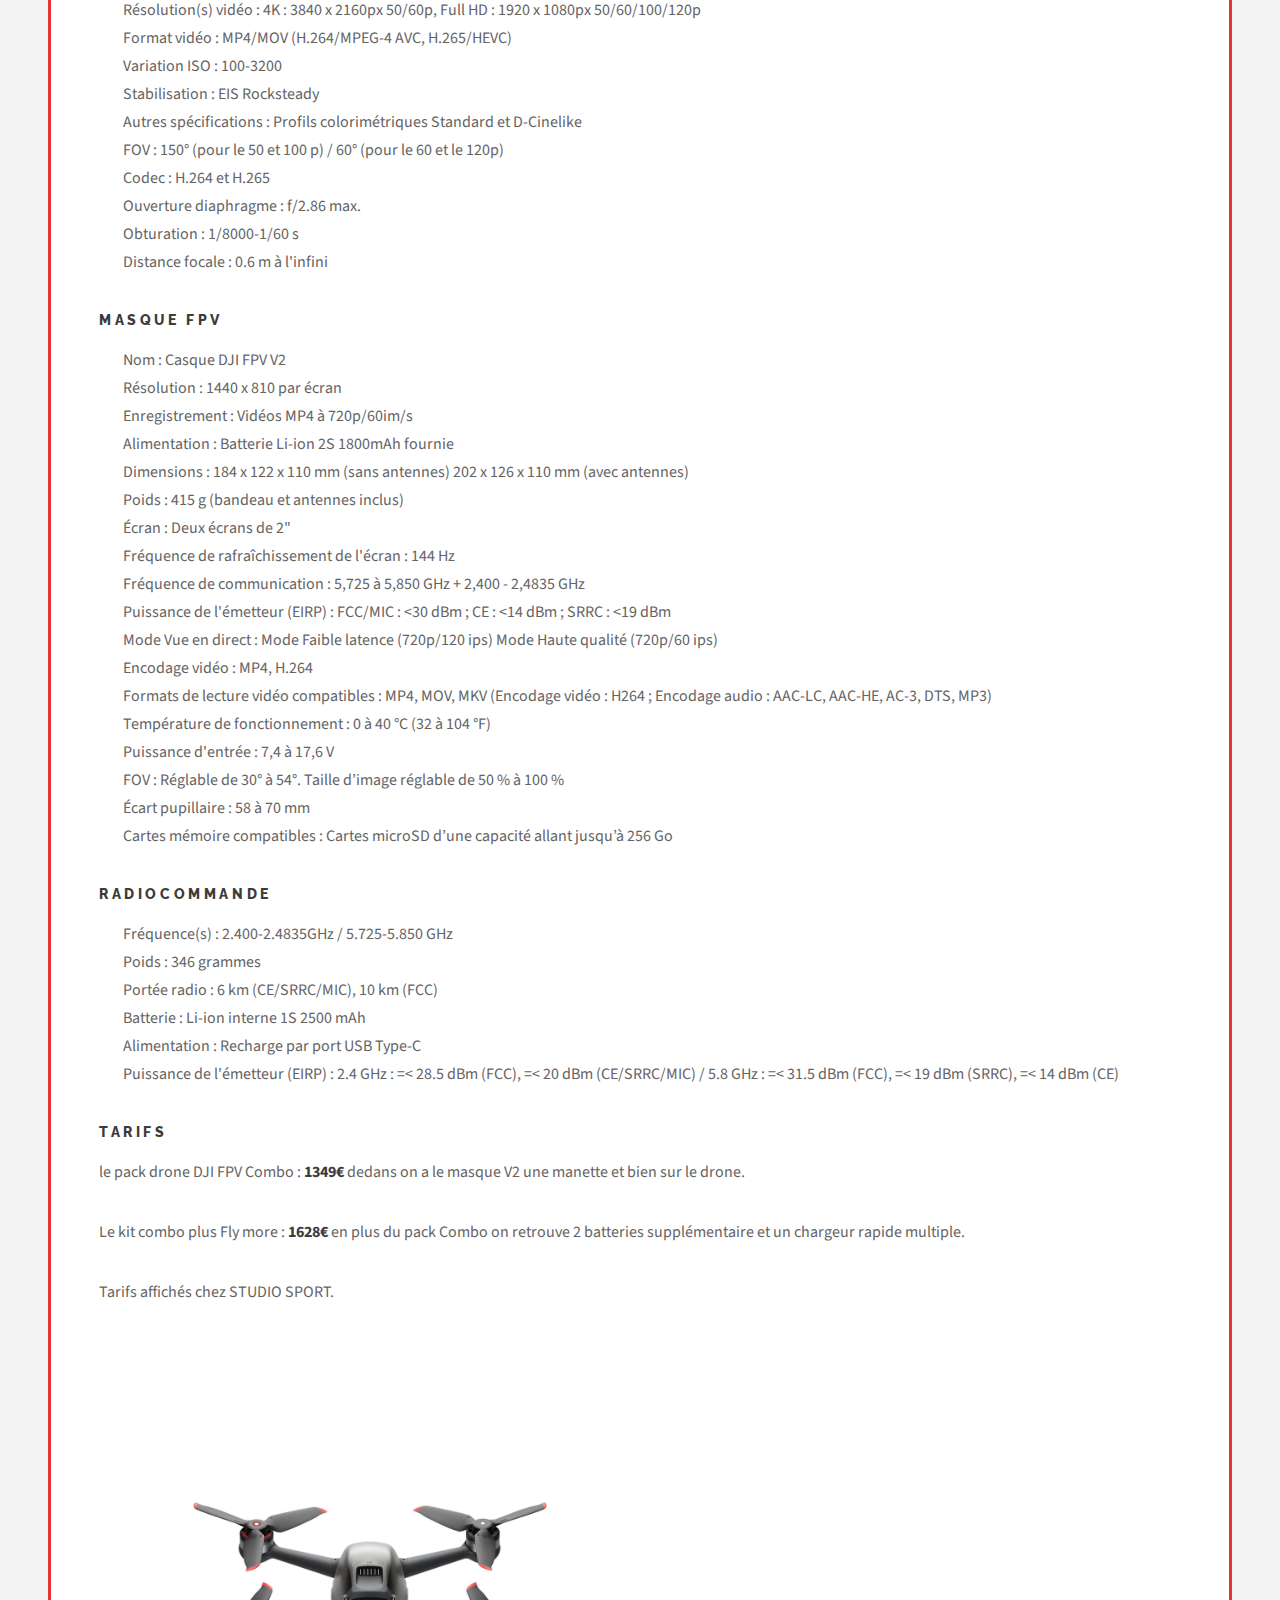
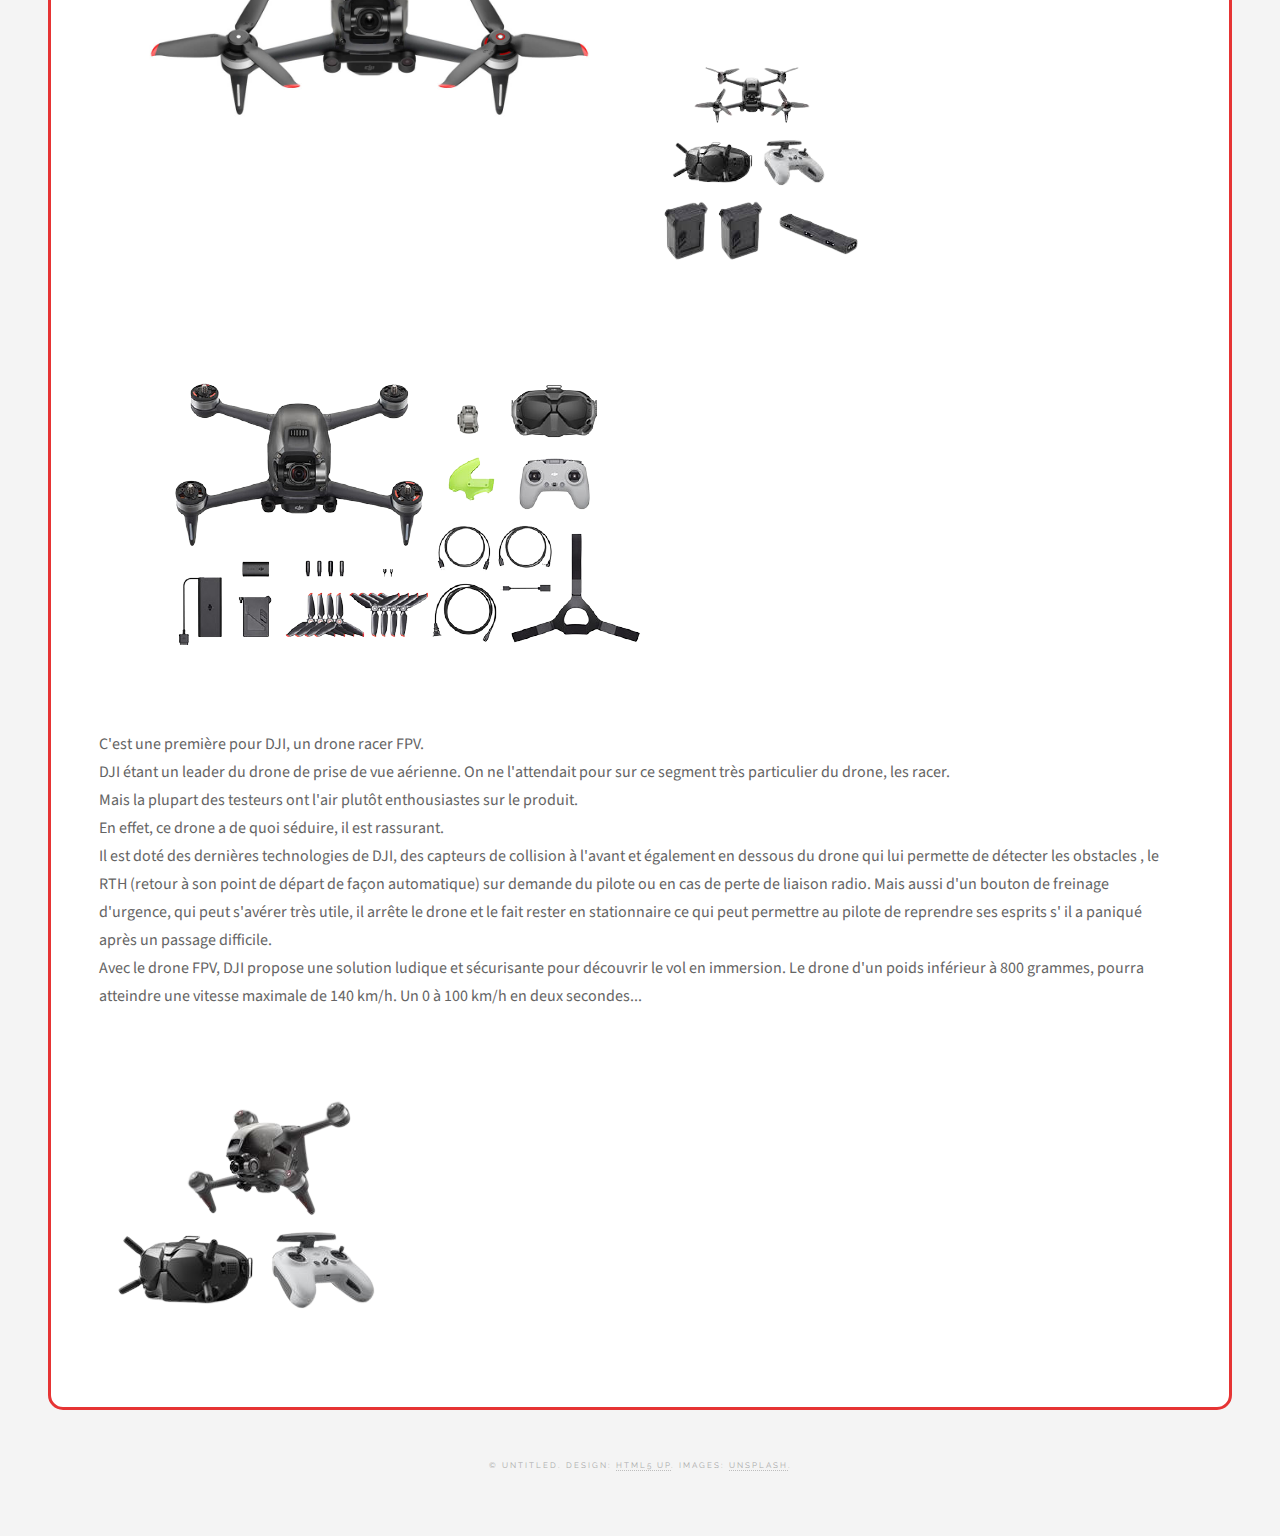
<file: Les brèves du web V5/djifpv.html>
<!DOCTYPE html>
<!--
	Future Imperfect by HTML5 UP
	html5up.net | @ajlkn
	Free for personal and commercial use under the CCA 3.0 license (html5up.net/license)
-->
<html>
  <head>
    <title>DJI FPV</title>
    <link rel="icon" type="image/png" href="./images/newspapers.png" />
    <meta charset="utf-8" />
    <meta
      name="viewport"
      content="width=device-width, initial-scale=1, user-scalable=no"
    />
    <link rel="stylesheet" href="assetspagesarticles/css2/main.css" />
  </head>
  <body class="single is-preload">
    <!-- Wrapper -->
    <div id="wrapper">
      <!-- Header -->
      <header id="header">
        <h1><a href="index.html">Les brèves du web</a></h1>
        <nav class="links">
          <ul>
            <li><a href="index.html">Actualités</a></li>
            <!-- <li><a href="articles.html">Articles</a></li> -->
            <!-- <li><a href="#">Feugiat</a></li>
            <li><a href="#">Tempus</a></li>
            <li><a href="#">Adipiscing</a></li> -->
          </ul>
        </nav>
      </header>

      <!-- Main -->
      <div id="main">
        <!-- Post -->
        <article class="post">
          <header>
            <div class="title">
              <h2>Nouveau drone DJI</h2>
              <p>Lorem ipsum dolor amet nullam consequat etiam feugiat</p>
            </div>
            <div class="meta">
              <time class="published" datetime="2015-11-01">mars 2021</time>
            </div>
          </header>
          <span class="image featured"
            ><img src="./images/image articles/djifpv.jpg" alt=""
          /></span>
          <h2>Caractéristiques :</h2>
          <h3>Drone</h3>
          <ul>
            <li>Nom : DJI FPV Combo</li>
            <li>Type de châssis : 5 pouces</li>
            <li>Poids : 795 grammes</li>
            <li>Hélices : Tripales 5328s</li>
            <li>Batterie : Li-ions 6S 2000mAH (propriétaire)</li>
            <li>
              Autonomie : 20 minutes (mode normal)/ 8 minutes (mode manuel)
            </li>
            <li>
              Vitesse maximale : 140 km/h (de 0 à 100 km/h en 2 secondes en mode
              M)
            </li>
            <li>Température de fonctionnement : De -10 à +40°C</li>
            <li>
              Puissance de l'émetteur (EIRP) : 2.4 GHz : =< 31.5 dBm (FCC), =<
              20 dBm (CE/SRRC/MIC) / 5.8 GHz : =< 31.5 dBm (FCC), =< 25.5 dBm
              (SRRC), =< 14 dBm (CE)
            </li>
          </ul>
          <h3>CAMERA</h3>
          <ul>
            <li>Capteur : CMOS 1/2,3 pouces, 12 MP</li>
            <li>Focale : 14.66 mm (équivalent 35mm)</li>
            <li>
              Résolution(s) vidéo : 4K : 3840 x 2160px 50/60p, Full HD : 1920 x
              1080px 50/60/100/120p
            </li>
            <li>Format vidéo : MP4/MOV (H.264/MPEG-4 AVC, H.265/HEVC)</li>
            <li>Variation ISO : 100-3200</li>
            <li>Stabilisation : EIS Rocksteady</li>
            <li>
              Autres spécifications : Profils colorimétriques Standard et
              D-Cinelike
            </li>
            <li>
              FOV : 150° (pour le 50 et 100 p) / 60° (pour le 60 et le 120p)
            </li>
            <li>Codec : H.264 et H.265</li>
            <li>Ouverture diaphragme : f/2.86 max.</li>
            <li>Obturation : 1/8000-1/60 s</li>
            <li>Distance focale : 0.6 m à l'infini</li>
          </ul>
          <h3>MASQUE FPV</h3>
          <ul>
            <li>Nom : Casque DJI FPV V2</li>
            <li>Résolution : 1440 x 810 par écran</li>
            <li>Enregistrement : Vidéos MP4 à 720p/60im/s</li>
            <li>Alimentation : Batterie Li-ion 2S 1800mAh fournie</li>
            <li>
              Dimensions : 184 x 122 x 110 mm (sans antennes) 202 x 126 x 110 mm
              (avec antennes)
            </li>
            <li>Poids : 415 g (bandeau et antennes inclus)</li>
            <li>Écran : Deux écrans de 2"</li>
            <li>Fréquence de rafraîchissement de l'écran : 144 Hz</li>
            <li>
              Fréquence de communication : 5,725 à 5,850 GHz + 2,400 - 2,4835
              GHz
            </li>
            <li>
              Puissance de l'émetteur (EIRP) : FCC/MIC : <30 dBm ; CE : <14 dBm
              ; SRRC : <19 dBm
            </li>
            <li>
              Mode Vue en direct : Mode Faible latence (720p/120 ips) Mode Haute
              qualité (720p/60 ips)
            </li>
            <li>Encodage vidéo : MP4, H.264</li>
            <li>
              Formats de lecture vidéo compatibles : MP4, MOV, MKV (Encodage
              vidéo : H264 ; Encodage audio : AAC-LC, AAC-HE, AC-3, DTS, MP3)
            </li>
            <li>Température de fonctionnement : 0 à 40 °C (32 à 104 °F)</li>
            <li>Puissance d'entrée : 7,4 à 17,6 V</li>
            <li>
              FOV : Réglable de 30° à 54°. Taille d’image réglable de 50 % à 100
              %
            </li>
            <li>Écart pupillaire : 58 à 70 mm</li>
            <li>
              Cartes mémoire compatibles : Cartes microSD d’une capacité allant
              jusqu’à 256 Go
            </li>
          </ul>
          <h3>RADIOCOMMANDE</h3>
          <ul>
            <li>Fréquence(s) : 2.400-2.4835GHz / 5.725-5.850 GHz</li>
            <li>Poids : 346 grammes</li>
            <li>Portée radio : 6 km (CE/SRRC/MIC), 10 km (FCC)</li>
            <li>Batterie : Li-ion interne 1S 2500 mAh</li>
            <li>Alimentation : Recharge par port USB Type-C</li>
            <li>
              Puissance de l'émetteur (EIRP) : 2.4 GHz : =< 28.5 dBm (FCC), =<
              20 dBm (CE/SRRC/MIC) / 5.8 GHz : =< 31.5 dBm (FCC), =< 19 dBm
              (SRRC), =< 14 dBm (CE)
            </li>
          </ul>
          <h3>TARIFS</h3>
          <p>
            le pack drone DJI FPV Combo :<strong> 1349€</strong> dedans on a le
            masque V2 une manette et bien sur le drone.
          </p>
          <p>
            Le kit combo plus Fly more :<strong> 1628€</strong> en plus du pack
            Combo on retrouve 2 batteries supplémentaire et un chargeur rapide
            multiple.
          </p>
          <p>Tarifs affichés chez STUDIO SPORT.</p>
          <img
            src="./images/image articles/bundle DJI FPV.jpg"
            alt=""
            width="50%"
          />
          <img src="./images/image articles/djiflymore.png" alt="" />
          <img src="./images/image articles/DJI-FPV-Combo.png" alt="" />
          <p>
            C'est une première pour DJI, un drone racer FPV.<br />
            DJI étant un leader du drone de prise de vue aérienne. On ne
            l'attendait pour sur ce segment très particulier du drone, les
            racer.<br />
            Mais la plupart des testeurs ont l'air plutôt enthousiastes sur le
            produit.<br />
            En effet, ce drone a de quoi séduire, il est rassurant.<br />
            Il est doté des dernières technologies de DJI, des capteurs de
            collision à l'avant et également en dessous du drone qui lui
            permette de détecter les obstacles , le RTH (retour à son point de
            départ de façon automatique) sur demande du pilote ou en cas de
            perte de liaison radio. Mais aussi d'un bouton de freinage
            d'urgence, qui peut s'avérer très utile, il arrête le drone et le
            fait rester en stationnaire ce qui peut permettre au pilote de
            reprendre ses esprits s' il a paniqué après un passage difficile.<br />
            Avec le drone FPV, DJI propose une solution ludique et sécurisante
            pour découvrir le vol en immersion. Le drone d'un poids inférieur à
            800 grammes, pourra atteindre une vitesse maximale de 140 km/h. Un 0
            à 100 km/h en deux secondes...
          </p>
          <img
            src="./images/image articles/Drone-DJI-FPV-Combo-Noir.png"
            alt=""
          />
          <footer></footer>
        </article>
      </div>

      <!-- Footer -->
      <section id="footer">
        <p class="copyright">
          &copy; Untitled. Design: <a href="http://html5up.net">HTML5 UP</a>.
          Images: <a href="http://unsplash.com">Unsplash</a>.
        </p>
      </section>
    </div>
  </body>
</html>
</file>
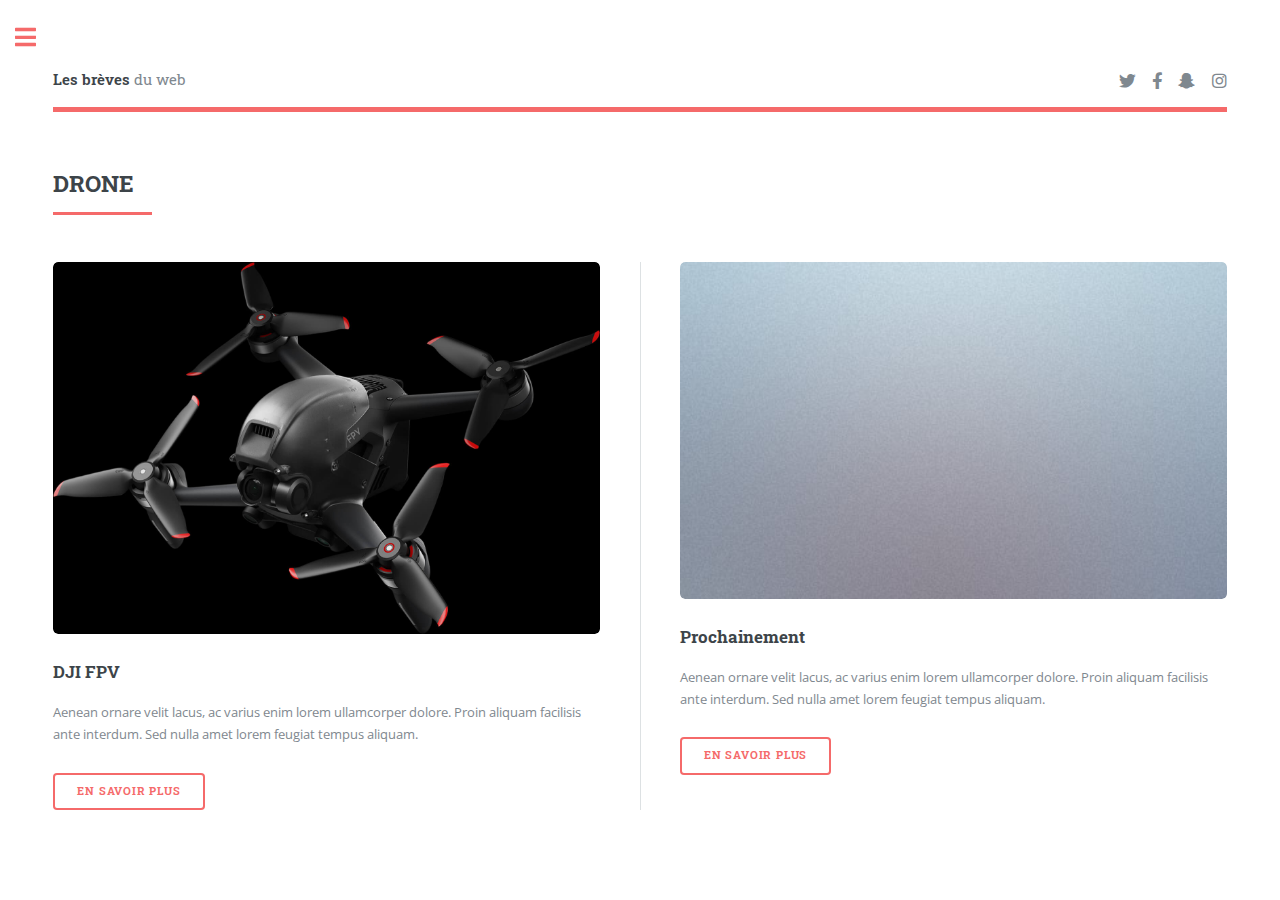
<file: Les brèves du web V5/drones.html>
<!DOCTYPE html>
<!--
	Editorial by HTML5 UP
	html5up.net | @ajlkn
	Free for personal and commercial use under the CCA 3.0 license (html5up.net/license)
-->
<html>
  <head>
    <title>Les brèves du web/drone</title>
    <link rel="icon" type="image/png" href="./images/newspapers.png" />
    <meta charset="utf-8" />
    <meta
      name="viewport"
      content="width=device-width, initial-scale=1, user-scalable=no"
    />
    <link rel="stylesheet" href="assets/css/main.css" />
  </head>
  <body class="is-preload">
    <!-- Wrapper -->
    <div id="wrapper">
      <!-- Main -->
      <div id="main">
        <div class="inner">
          <!-- Header -->
          <header id="header">
            <a href="index.html" class="logo"
              ><strong>Les brèves</strong> du web</a
            >
            <ul class="icons">
              <li>
                <a href="#" class="icon brands fa-twitter"
                  ><span class="label">Twitter</span></a
                >
              </li>
              <li>
                <a href="#" class="icon brands fa-facebook-f"
                  ><span class="label">Facebook</span></a
                >
              </li>
              <li>
                <a href="#" class="icon brands fa-snapchat-ghost"
                  ><span class="label">Snapchat</span></a
                >
              </li>
              <li>
                <a href="#" class="icon brands fa-instagram"
                  ><span class="label">Instagram</span></a
                >
              </li>
            </ul>
          </header>

          <!-- Section -->
          <section>
            <header class="major">
              <h2>DRONE</h2>
            </header>
            <div class="posts">
              <article>
                <a href="djifpv.html" class="image"
                  ><img src="./images/image articles/djifpv.jpg" alt=""
                /></a>
                <h3>DJI FPV</h3>
                <p>
                  Aenean ornare velit lacus, ac varius enim lorem ullamcorper
                  dolore. Proin aliquam facilisis ante interdum. Sed nulla amet
                  lorem feugiat tempus aliquam.
                </p>
                <ul class="actions">
                  <li>
                    <a href="djifpv.html" class="button">En savoir plus</a>
                  </li>
                </ul>
              </article>
              <!-- Article qui sert d'exemple pour les prochain articles -->
              <article>
                <a href="#" class="image"
                  ><img src="images/pic04.jpg" alt=""
                /></a>
                <h3>Prochainement</h3>
                <p>
                  Aenean ornare velit lacus, ac varius enim lorem ullamcorper
                  dolore. Proin aliquam facilisis ante interdum. Sed nulla amet
                  lorem feugiat tempus aliquam.
                </p>
                <ul class="actions">
                  <li><a href="#" class="button">en savoir plus</a></li>
                </ul>
              </article>
              <!-- <article>
                <a href="#" class="image"
                  ><img src="images/pic05.jpg" alt=""
                /></a>
                <h3>Feugiat lorem aenean</h3>
                <p>
                  Aenean ornare velit lacus, ac varius enim lorem ullamcorper
                  dolore. Proin aliquam facilisis ante interdum. Sed nulla amet
                  lorem feugiat tempus aliquam.
                </p>
                <ul class="actions">
                  <li><a href="#" class="button">More</a></li>
                </ul>
              </article> -->

              <!-- Bloque pour nouvel article a copier coller
              <article>
                <a href="#" class="image"
                  ><img src="images/pic06.jpg" alt=""
                /></a>
                <h3>Amet varius aliquam</h3>
                <p>
                  Aenean ornare velit lacus, ac varius enim lorem ullamcorper
                  dolore. Proin aliquam facilisis ante interdum. Sed nulla amet
                  lorem feugiat tempus aliquam.
                </p>
                <ul class="actions">
                  <li><a href="#" class="button">More</a></li>
                </ul>
              </article>
              Jusqu'ici -->
            </div>
          </section>
        </div>
      </div>

      <!-- Sidebar -->
      <div id="sidebar">
        <div class="inner">
          <!-- Search -->
          <!-- <section id="search" class="alt">
            <form method="post" action="#">
              <input type="text" name="query" id="query" placeholder="Search" />
            </form>
          </section> -->

          <!-- Menu -->
          <nav id="menu">
            <header class="major">
              <h2>Menu</h2>
            </header>
            <ul>
              <li><a href="index.html">Actualités</a></li>
              <!-- <li><a href="articles.html">ARTICLES</a></li> -->
              <li><a href="informatique.html">informatique</a></li>
              <!-- <li>
                <span class="opener">INFORMATIQUE</span>
                <ul>
                  <li><a href="#">Software</a></li>
                  <li><a href="#">Hardware</a></li>
                  <li><a href="#">Pc portable</a></li>
                  <li><a href="#">Divers</a></li>
                </ul>
              </li> -->
              <li><a href="drones.html">DRONE</a></li>
              <li><a href="materiels-connecte.html">materiels connecté</a></li>
              <!-- <li>
                <span class="opener">MOBILITE</span>
                <ul>
                  <li><a href="#">Voiture électrique</a></li>
                  <li><a href="#">Trotinette électrique</a></li>
                  <li><a href="#">Moto électrique</a></li>
                  <li><a href="#">Autre</a></li>
                </ul>
              </li> -->
              <li><a href="mobilite.html">mobilite</a></li>
              <li><a href="divers.html">Divers</a></li>
              <!-- <li><a href="#">Sapien Mauris</a></li>
              <li><a href="#">Amet Lacinia</a></li> -->
            </ul>
          </nav>

          <!-- Section -->
          <section>
            <header class="major">
              <h2>Articles les plus lus</h2>
            </header>
            <div class="mini-posts">
              <article>
                <a href="djifpv.html" class="image"
                  ><img src="./images/image articles/djifpv.jpg" alt="drone"
                /></a>
                <p>DJI lance sont premier drone FPV.</p>
              </article>
              <article>
                <a href="ovh.html" class="image"
                  ><img src="./images/image articles/ovh.jfif" alt="incendie"
                /></a>
                <p>OVH perd des milliers de site web.</p>
              </article>
              <article>
                <a href="#" class="image"
                  ><img src="./images/image articles/m1.jpg" alt=""
                /></a>
                <p>Apple n'a plus besoin d'Intel.</p>
              </article>
            </div>
          </section>

          <!-- Section -->
          <section>
            <header class="major">
              <h2>Contact</h2>
            </header>
            <p>
              Si vous avez des questions ou des remarques, n'hésiter pas a nous
              envoyer un mail.
            </p>
            <ul class="contact">
              <li class="icon solid fa-envelope">
                <a href="mailto:alexandercodeur@gmail.com"
                  >lesbreves@duweb.fr</a
                >
              </li>
              <li class="icon solid fa-phone">(000) 000-0000</li>
              <li class="icon solid fa-home">Le web route de l'info</li>
            </ul>
          </section>

          <!-- Footer -->
          <footer id="footer">
            <p class="copyright">
              &copy; Untitled. All rights reserved. Demo Images:
              <a href="https://unsplash.com">Unsplash</a>. Design:
              <a href="https://html5up.net">HTML5 UP</a>.
            </p>
          </footer>
        </div>
      </div>
    </div>

    <!-- Scripts -->
    <script src="assets/js/jquery.min.js"></script>
    <script src="assets/js/browser.min.js"></script>
    <script src="assets/js/breakpoints.min.js"></script>
    <script src="assets/js/util.js"></script>
    <script src="assets/js/main.js"></script>
  </body>
</html>
</file>
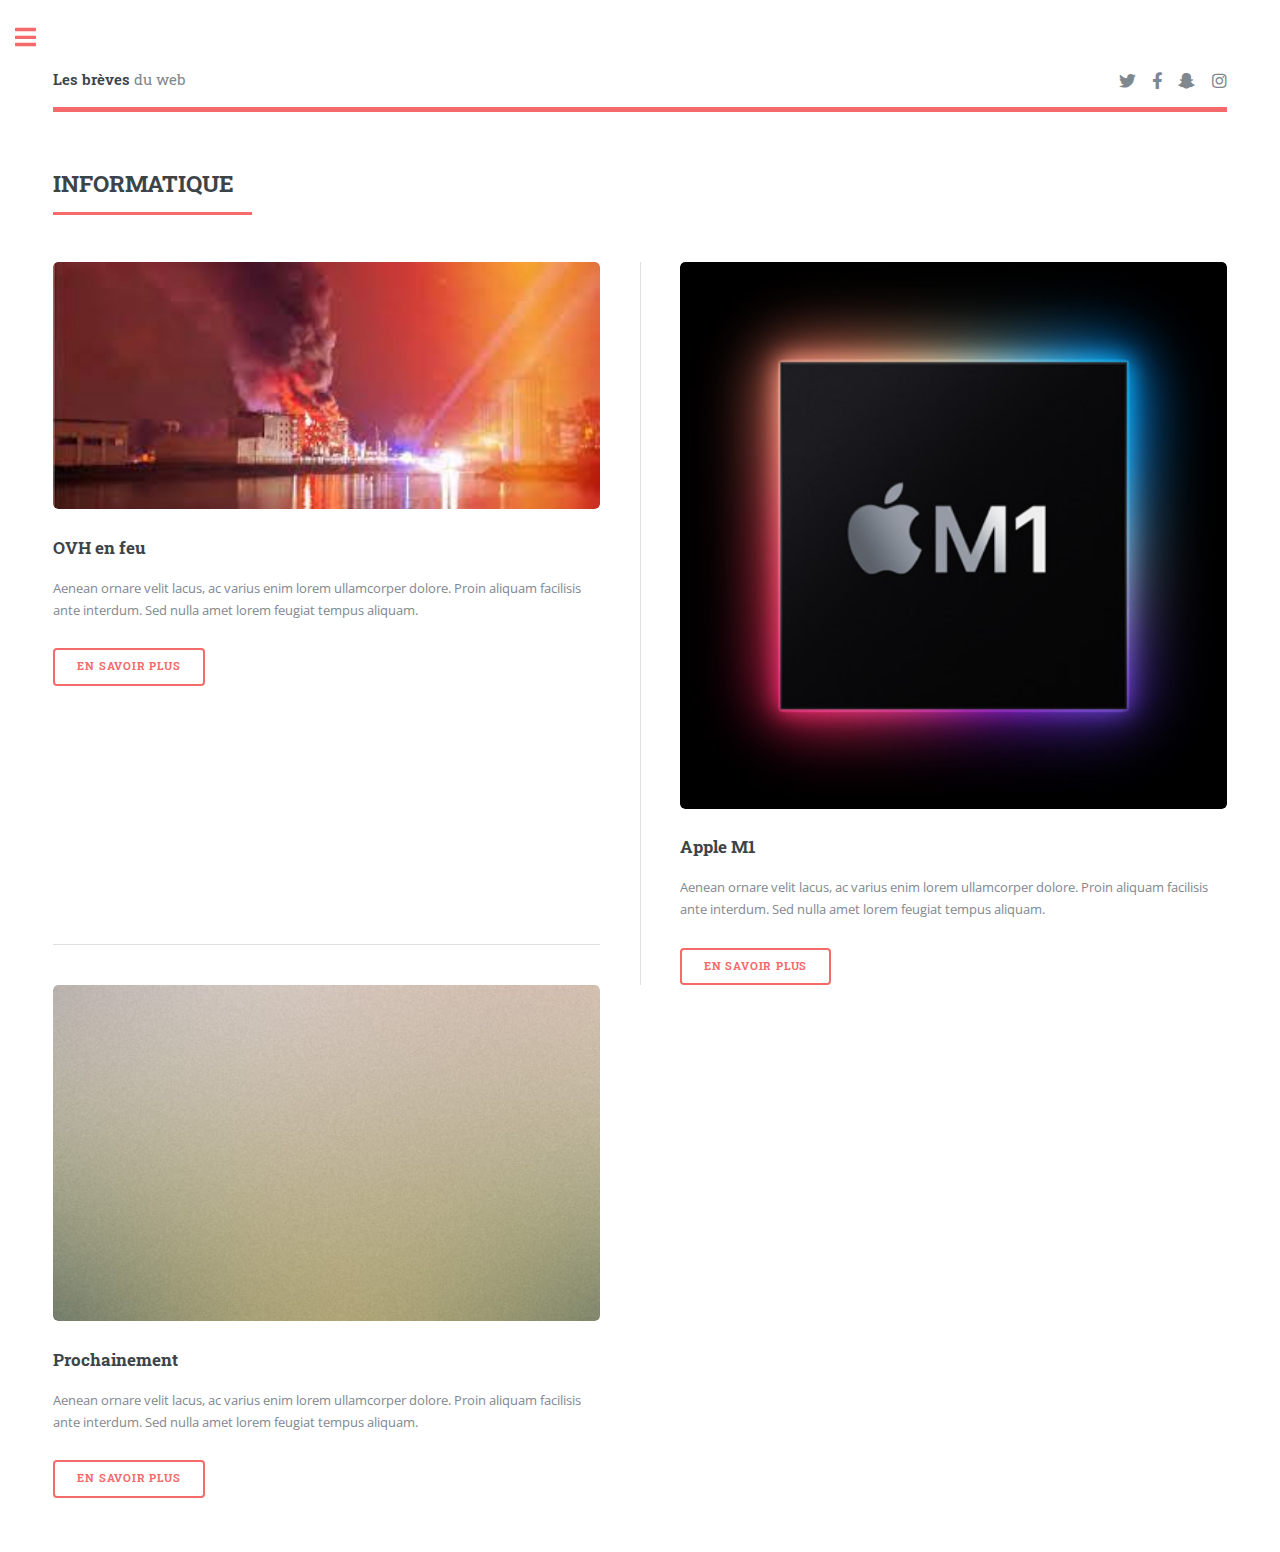
<file: Les brèves du web V5/informatique.html>
<!DOCTYPE html>
<!--
	Editorial by HTML5 UP
	html5up.net | @ajlkn
	Free for personal and commercial use under the CCA 3.0 license (html5up.net/license)
-->
<html>
  <head>
    <title>Les brèves du web/informatique</title>
    <link rel="icon" type="image/png" href="./images/newspapers.png" />
    <meta charset="utf-8" />
    <meta
      name="viewport"
      content="width=device-width, initial-scale=1, user-scalable=no"
    />
    <link rel="stylesheet" href="assets/css/main.css" />
  </head>
  <body class="is-preload">
    <!-- Wrapper -->
    <div id="wrapper">
      <!-- Main -->
      <div id="main">
        <div class="inner">
          <!-- Header -->
          <header id="header">
            <a href="index.html" class="logo"
              ><strong>Les brèves</strong> du web</a
            >
            <ul class="icons">
              <li>
                <a href="#" class="icon brands fa-twitter"
                  ><span class="label">Twitter</span></a
                >
              </li>
              <li>
                <a href="#" class="icon brands fa-facebook-f"
                  ><span class="label">Facebook</span></a
                >
              </li>
              <li>
                <a href="#" class="icon brands fa-snapchat-ghost"
                  ><span class="label">Snapchat</span></a
                >
              </li>
              <li>
                <a href="#" class="icon brands fa-instagram"
                  ><span class="label">Instagram</span></a
                >
              </li>
            </ul>
          </header>

          <!-- Section -->
          <section>
            <header class="major">
              <h2>INFORMATIQUE</h2>
            </header>
            <div class="posts">
              <article>
                <a href="ovh.html" class="image"
                  ><img src="./images/image articles/ovh.jfif" alt=""
                /></a>
                <h3>OVH en feu</h3>
                <p>
                  Aenean ornare velit lacus, ac varius enim lorem ullamcorper
                  dolore. Proin aliquam facilisis ante interdum. Sed nulla amet
                  lorem feugiat tempus aliquam.
                </p>
                <ul class="actions">
                  <li><a href="ovh.html" class="button">En savoir plus</a></li>
                </ul>
              </article>
              <article>
                <a href="#" class="image"
                  ><img src="./images/image articles/m1.jpg" alt=""
                /></a>
                <h3>Apple M1</h3>
                <p>
                  Aenean ornare velit lacus, ac varius enim lorem ullamcorper
                  dolore. Proin aliquam facilisis ante interdum. Sed nulla amet
                  lorem feugiat tempus aliquam.
                </p>
                <ul class="actions">
                  <li><a href="#" class="button">En savoir plus</a></li>
                </ul>
              </article>

              <!-- Article qui sert d'exemple pour les prochain articles -->
              <article>
                <a href="#" class="image"
                  ><img src="images/pic03.jpg" alt=""
                /></a>
                <h3>Prochainement</h3>
                <p>
                  Aenean ornare velit lacus, ac varius enim lorem ullamcorper
                  dolore. Proin aliquam facilisis ante interdum. Sed nulla amet
                  lorem feugiat tempus aliquam.
                </p>
                <ul class="actions">
                  <li><a href="#" class="button">en savoir plus</a></li>
                </ul>
              </article>
              <!-- <article>
                <a href="#" class="image"
                  ><img src="images/pic04.jpg" alt=""
                /></a>
                <h3>Sed etiam facilis</h3>
                <p>
                  Aenean ornare velit lacus, ac varius enim lorem ullamcorper
                  dolore. Proin aliquam facilisis ante interdum. Sed nulla amet
                  lorem feugiat tempus aliquam.
                </p>
                <ul class="actions">
                  <li><a href="#" class="button">More</a></li>
                </ul>
              </article>
              <article>
                <a href="#" class="image"
                  ><img src="images/pic05.jpg" alt=""
                /></a>
                <h3>Feugiat lorem aenean</h3>
                <p>
                  Aenean ornare velit lacus, ac varius enim lorem ullamcorper
                  dolore. Proin aliquam facilisis ante interdum. Sed nulla amet
                  lorem feugiat tempus aliquam.
                </p>
                <ul class="actions">
                  <li><a href="#" class="button">More</a></li>
                </ul>
              </article> -->

              <!-- Bloque pour nouvel article a copier coller
              <article>
                <a href="#" class="image"
                  ><img src="images/pic06.jpg" alt=""
                /></a>
                <h3>Amet varius aliquam</h3>
                <p>
                  Aenean ornare velit lacus, ac varius enim lorem ullamcorper
                  dolore. Proin aliquam facilisis ante interdum. Sed nulla amet
                  lorem feugiat tempus aliquam.
                </p>
                <ul class="actions">
                  <li><a href="#" class="button">More</a></li>
                </ul>
              </article>
              Jusqu'ici -->
            </div>
          </section>
        </div>
      </div>

      <!-- Sidebar -->
      <div id="sidebar">
        <div class="inner">
          <!-- Search -->
          <!-- <section id="search" class="alt">
            <form method="post" action="#">
              <input type="text" name="query" id="query" placeholder="Search" />
            </form>
          </section> -->

          <!-- Menu -->
          <nav id="menu">
            <header class="major">
              <h2>Menu</h2>
            </header>
            <ul>
              <li><a href="index.html">Actualités</a></li>
              <!-- <li><a href="articles.html">ARTICLES</a></li> -->
              <li><a href="informatique.html">informatique</a></li>
              <!-- <li>
                <span class="opener">INFORMATIQUE</span>
                <ul>
                  <li><a href="#">Software</a></li>
                  <li><a href="#">Hardware</a></li>
                  <li><a href="#">Pc portable</a></li>
                  <li><a href="#">Divers</a></li>
                </ul>
              </li> -->
              <li><a href="drones.html">DRONE</a></li>
              <li><a href="materiels-connecte.html">materiels connecté</a></li>
              <!-- <li>
                <span class="opener">MOBILITE</span>
                <ul>
                  <li><a href="#">Voiture électrique</a></li>
                  <li><a href="#">Trotinette électrique</a></li>
                  <li><a href="#">Moto électrique</a></li>
                  <li><a href="#">Autre</a></li>
                </ul>
              </li> -->
              <li><a href="mobilite.html">mobilite</a></li>
              <li><a href="divers.html">Divers</a></li>
              <!-- <li><a href="#">Sapien Mauris</a></li>
              <li><a href="#">Amet Lacinia</a></li> -->
            </ul>
          </nav>

          <!-- Section -->
          <section>
            <header class="major">
              <h2>Articles les plus lus</h2>
            </header>
            <div class="mini-posts">
              <article>
                <a href="djifpv.html" class="image"
                  ><img src="./images/image articles/djifpv.jpg" alt="drone"
                /></a>
                <p>DJI lance sont premier drone FPV.</p>
              </article>
              <article>
                <a href="ovh.html" class="image"
                  ><img src="./images/image articles/ovh.jfif" alt="incendie"
                /></a>
                <p>OVH perd des milliers de site web.</p>
              </article>
              <article>
                <a href="#" class="image"
                  ><img src="./images/image articles/m1.jpg" alt=""
                /></a>
                <p>Apple n'a plus besoin d'Intel.</p>
              </article>
            </div>
          </section>

          <!-- Section -->
          <section>
            <header class="major">
              <h2>Contact</h2>
            </header>
            <p>
              Si vous avez des questions ou des remarques, n'hésiter pas a nous
              envoyer un mail.
            </p>
            <ul class="contact">
              <li class="icon solid fa-envelope">
                <a href="mailto:alexandercodeur@gmail.com"
                  >lesbreves@duweb.fr</a
                >
              </li>
              <li class="icon solid fa-phone">(000) 000-0000</li>
              <li class="icon solid fa-home">Le web route de l'info</li>
            </ul>
          </section>

          <!-- Footer -->
          <footer id="footer">
            <p class="copyright">
              &copy; Untitled. All rights reserved. Demo Images:
              <a href="https://unsplash.com">Unsplash</a>. Design:
              <a href="https://html5up.net">HTML5 UP</a>.
            </p>
          </footer>
        </div>
      </div>
    </div>

    <!-- Scripts -->
    <script src="assets/js/jquery.min.js"></script>
    <script src="assets/js/browser.min.js"></script>
    <script src="assets/js/breakpoints.min.js"></script>
    <script src="assets/js/util.js"></script>
    <script src="assets/js/main.js"></script>
  </body>
</html>
</file>
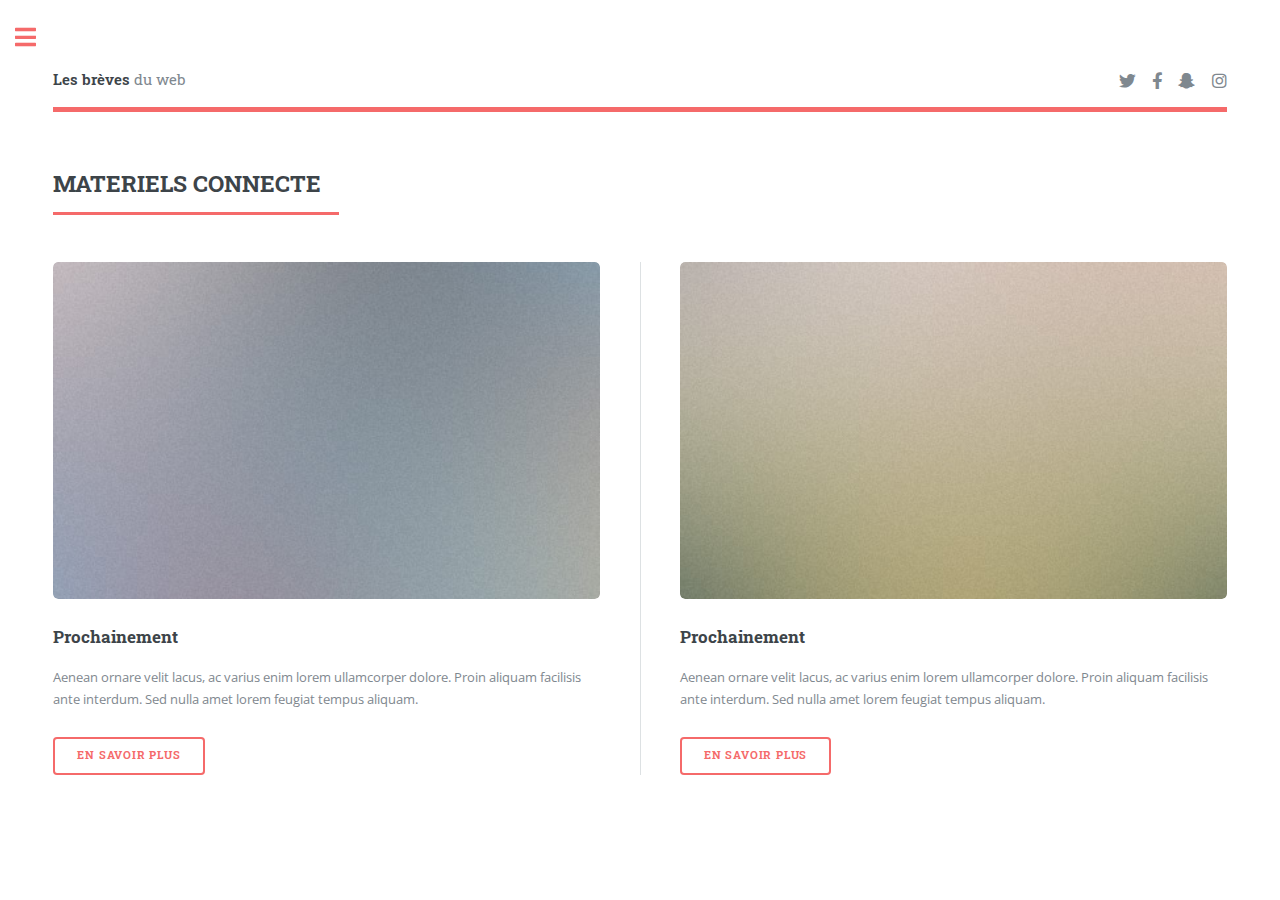
<file: Les brèves du web V5/materiels-connecte.html>
<!DOCTYPE html>
<!--
	Editorial by HTML5 UP
	html5up.net | @ajlkn
	Free for personal and commercial use under the CCA 3.0 license (html5up.net/license)
-->
<html>
  <head>
    <title>Les brèves du web/matériels connecté</title>
    <link rel="icon" type="image/png" href="./images/newspapers.png" />
    <meta charset="utf-8" />
    <meta
      name="viewport"
      content="width=device-width, initial-scale=1, user-scalable=no"
    />
    <link rel="stylesheet" href="assets/css/main.css" />
  </head>
  <body class="is-preload">
    <!-- Wrapper -->
    <div id="wrapper">
      <!-- Main -->
      <div id="main">
        <div class="inner">
          <!-- Header -->
          <header id="header">
            <a href="index.html" class="logo"
              ><strong>Les brèves</strong> du web</a
            >
            <ul class="icons">
              <li>
                <a href="#" class="icon brands fa-twitter"
                  ><span class="label">Twitter</span></a
                >
              </li>
              <li>
                <a href="#" class="icon brands fa-facebook-f"
                  ><span class="label">Facebook</span></a
                >
              </li>
              <li>
                <a href="#" class="icon brands fa-snapchat-ghost"
                  ><span class="label">Snapchat</span></a
                >
              </li>
              <li>
                <a href="#" class="icon brands fa-instagram"
                  ><span class="label">Instagram</span></a
                >
              </li>
            </ul>
          </header>

          <!-- Section -->
          <section>
            <header class="major">
              <h2>MATERIELS CONNECTE</h2>
            </header>
            <div class="posts">
              <article>
                <a href="#" class="image"
                  ><img src="images/pic02.jpg" alt=""
                /></a>
                <h3>Prochainement</h3>
                <p>
                  Aenean ornare velit lacus, ac varius enim lorem ullamcorper
                  dolore. Proin aliquam facilisis ante interdum. Sed nulla amet
                  lorem feugiat tempus aliquam.
                </p>
                <ul class="actions">
                  <li><a href="#" class="button">en savoir plus</a></li>
                </ul>
              </article>
              <!-- Article qui sert d'exemple pour les prochain articles -->
              <article>
                <a href="#" class="image"
                  ><img src="images/pic03.jpg" alt=""
                /></a>
                <h3>Prochainement</h3>
                <p>
                  Aenean ornare velit lacus, ac varius enim lorem ullamcorper
                  dolore. Proin aliquam facilisis ante interdum. Sed nulla amet
                  lorem feugiat tempus aliquam.
                </p>
                <ul class="actions">
                  <li><a href="#" class="button">en savoir plus</a></li>
                </ul>
              </article>

              <!-- <article>
                <a href="#" class="image"
                  ><img src="images/pic04.jpg" alt=""
                /></a>
                <h3>Sed etiam facilis</h3>
                <p>
                  Aenean ornare velit lacus, ac varius enim lorem ullamcorper
                  dolore. Proin aliquam facilisis ante interdum. Sed nulla amet
                  lorem feugiat tempus aliquam.
                </p>
                <ul class="actions">
                  <li><a href="#" class="button">More</a></li>
                </ul>
              </article>
              <article>
                <a href="#" class="image"
                  ><img src="images/pic05.jpg" alt=""
                /></a>
                <h3>Feugiat lorem aenean</h3>
                <p>
                  Aenean ornare velit lacus, ac varius enim lorem ullamcorper
                  dolore. Proin aliquam facilisis ante interdum. Sed nulla amet
                  lorem feugiat tempus aliquam.
                </p>
                <ul class="actions">
                  <li><a href="#" class="button">More</a></li>
                </ul>
              </article> -->

              <!-- Bloque pour nouvel article a copier coller
              <article>
                <a href="#" class="image"
                  ><img src="images/pic06.jpg" alt=""
                /></a>
                <h3>Amet varius aliquam</h3>
                <p>
                  Aenean ornare velit lacus, ac varius enim lorem ullamcorper
                  dolore. Proin aliquam facilisis ante interdum. Sed nulla amet
                  lorem feugiat tempus aliquam.
                </p>
                <ul class="actions">
                  <li><a href="#" class="button">More</a></li>
                </ul>
              </article>
              Jusqu'ici -->
            </div>
          </section>
        </div>
      </div>

      <!-- Sidebar -->
      <div id="sidebar">
        <div class="inner">
          <!-- Search -->
          <!-- <section id="search" class="alt">
            <form method="post" action="#">
              <input type="text" name="query" id="query" placeholder="Search" />
            </form>
          </section> -->

          <!-- Menu -->
          <nav id="menu">
            <header class="major">
              <h2>Menu</h2>
            </header>
            <ul>
              <li><a href="index.html">Actualités</a></li>
              <!-- <li><a href="articles.html">ARTICLES</a></li> -->
              <li><a href="informatique.html">informatique</a></li>
              <!-- <li>
                <span class="opener">INFORMATIQUE</span>
                <ul>
                  <li><a href="#">Software</a></li>
                  <li><a href="#">Hardware</a></li>
                  <li><a href="#">Pc portable</a></li>
                  <li><a href="#">Divers</a></li>
                </ul>
              </li> -->
              <li><a href="drones.html">DRONE</a></li>
              <li><a href="materiels-connecte.html">materiels connecté</a></li>
              <!-- <li>
                <span class="opener">MOBILITE</span>
                <ul>
                  <li><a href="#">Voiture électrique</a></li>
                  <li><a href="#">Trotinette électrique</a></li>
                  <li><a href="#">Moto électrique</a></li>
                  <li><a href="#">Autre</a></li>
                </ul>
              </li> -->
              <li><a href="mobilite.html">mobilite</a></li>
              <li><a href="divers.html">Divers</a></li>
              <!-- <li><a href="#">Sapien Mauris</a></li>
              <li><a href="#">Amet Lacinia</a></li> -->
            </ul>
          </nav>

          <!-- Section -->
          <section>
            <header class="major">
              <h2>Articles les plus lus</h2>
            </header>
            <div class="mini-posts">
              <article>
                <a href="djifpv.html" class="image"
                  ><img src="./images/image articles/djifpv.jpg" alt="drone"
                /></a>
                <p>DJI lance sont premier drone FPV.</p>
              </article>
              <article>
                <a href="ovh.html" class="image"
                  ><img src="./images/image articles/ovh.jfif" alt="incendie"
                /></a>
                <p>OVH perd des milliers de site web.</p>
              </article>
              <article>
                <a href="#" class="image"
                  ><img src="./images/image articles/m1.jpg" alt=""
                /></a>
                <p>Apple n'a plus besoin d'Intel.</p>
              </article>
            </div>
          </section>

          <!-- Section -->
          <section>
            <header class="major">
              <h2>Contact</h2>
            </header>
            <p>
              Si vous avez des questions ou des remarques, n'hésiter pas a nous
              envoyer un mail.
            </p>
            <ul class="contact">
              <li class="icon solid fa-envelope">
                <a href="mailto:alexandercodeur@gmail.com"
                  >lesbreves@duweb.fr</a
                >
              </li>
              <li class="icon solid fa-phone">(000) 000-0000</li>
              <li class="icon solid fa-home">Le web route de l'info</li>
            </ul>
          </section>

          <!-- Footer -->
          <footer id="footer">
            <p class="copyright">
              &copy; Untitled. All rights reserved. Demo Images:
              <a href="https://unsplash.com">Unsplash</a>. Design:
              <a href="https://html5up.net">HTML5 UP</a>.
            </p>
          </footer>
        </div>
      </div>
    </div>

    <!-- Scripts -->
    <script src="assets/js/jquery.min.js"></script>
    <script src="assets/js/browser.min.js"></script>
    <script src="assets/js/breakpoints.min.js"></script>
    <script src="assets/js/util.js"></script>
    <script src="assets/js/main.js"></script>
  </body>
</html>
</file>
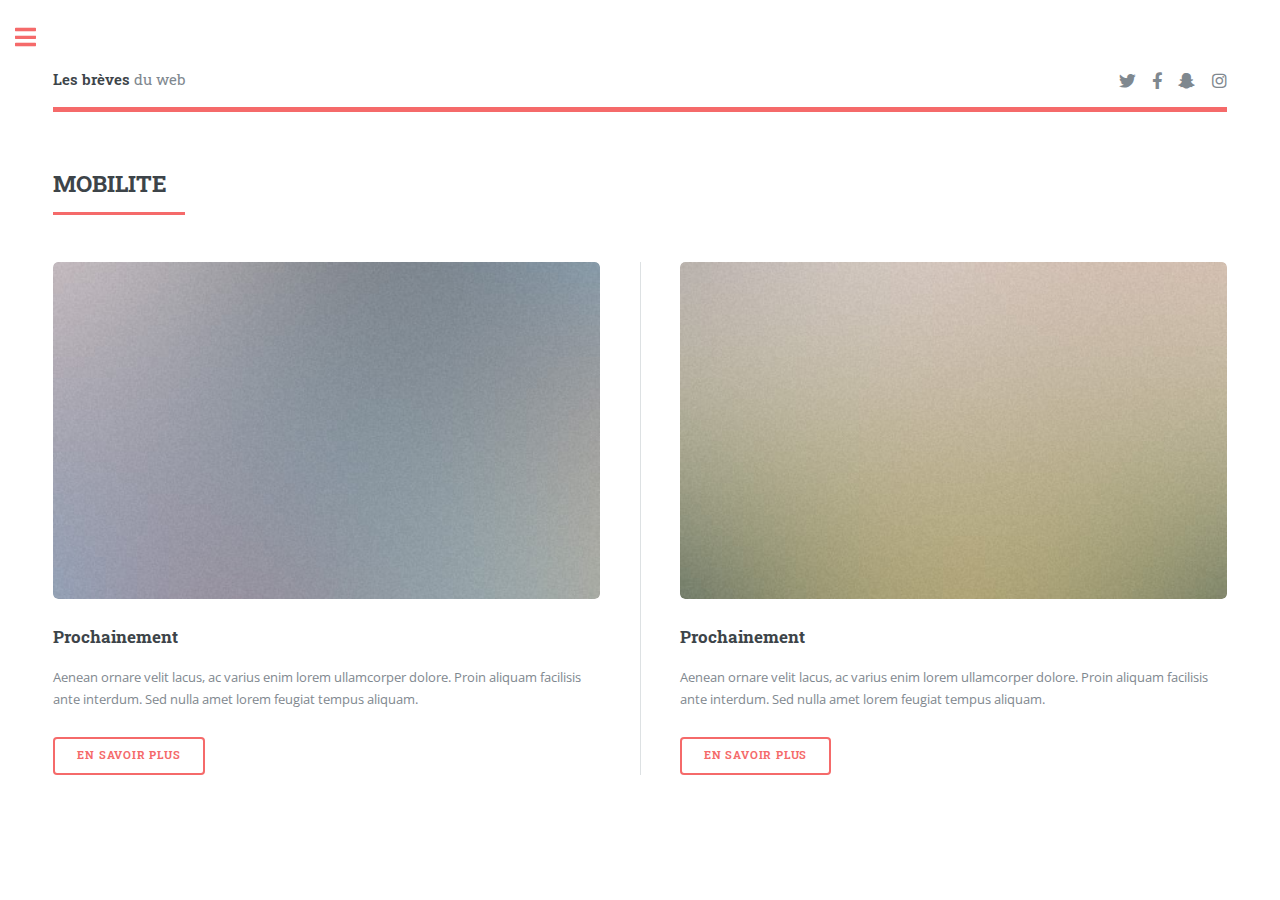
<file: Les brèves du web V5/mobilite.html>
<!DOCTYPE html>
<!--
	Editorial by HTML5 UP
	html5up.net | @ajlkn
	Free for personal and commercial use under the CCA 3.0 license (html5up.net/license)
-->
<html>
  <head>
    <title>Les brèves du web/mobilité</title>
    <link rel="icon" type="image/png" href="./images/newspapers.png" />
    <meta charset="utf-8" />
    <meta
      name="viewport"
      content="width=device-width, initial-scale=1, user-scalable=no"
    />
    <link rel="stylesheet" href="assets/css/main.css" />
  </head>
  <body class="is-preload">
    <!-- Wrapper -->
    <div id="wrapper">
      <!-- Main -->
      <div id="main">
        <div class="inner">
          <!-- Header -->
          <header id="header">
            <a href="index.html" class="logo"
              ><strong>Les brèves</strong> du web</a
            >
            <ul class="icons">
              <li>
                <a href="#" class="icon brands fa-twitter"
                  ><span class="label">Twitter</span></a
                >
              </li>
              <li>
                <a href="#" class="icon brands fa-facebook-f"
                  ><span class="label">Facebook</span></a
                >
              </li>
              <li>
                <a href="#" class="icon brands fa-snapchat-ghost"
                  ><span class="label">Snapchat</span></a
                >
              </li>
              <li>
                <a href="#" class="icon brands fa-instagram"
                  ><span class="label">Instagram</span></a
                >
              </li>
            </ul>
          </header>

          <!-- Section -->
          <section>
            <header class="major">
              <h2>MOBILITE</h2>
            </header>
            <div class="posts">
              <article>
                <a href="#" class="image"
                  ><img src="images/pic02.jpg" alt=""
                /></a>
                <h3>Prochainement</h3>
                <p>
                  Aenean ornare velit lacus, ac varius enim lorem ullamcorper
                  dolore. Proin aliquam facilisis ante interdum. Sed nulla amet
                  lorem feugiat tempus aliquam.
                </p>
                <ul class="actions">
                  <li><a href="#" class="button">en savoir plus</a></li>
                </ul>
              </article>
              <!-- Article qui sert d'exemple pour les prochain articles -->
              <article>
                <a href="#" class="image"
                  ><img src="images/pic03.jpg" alt=""
                /></a>
                <h3>Prochainement</h3>
                <p>
                  Aenean ornare velit lacus, ac varius enim lorem ullamcorper
                  dolore. Proin aliquam facilisis ante interdum. Sed nulla amet
                  lorem feugiat tempus aliquam.
                </p>
                <ul class="actions">
                  <li><a href="#" class="button">en savoir plus</a></li>
                </ul>
              </article>
              <!-- <article>
                <a href="#" class="image"
                  ><img src="images/pic04.jpg" alt=""
                /></a>
                <h3>Sed etiam facilis</h3>
                <p>
                  Aenean ornare velit lacus, ac varius enim lorem ullamcorper
                  dolore. Proin aliquam facilisis ante interdum. Sed nulla amet
                  lorem feugiat tempus aliquam.
                </p>
                <ul class="actions">
                  <li><a href="#" class="button">More</a></li>
                </ul>
              </article>
              <article>
                <a href="#" class="image"
                  ><img src="images/pic05.jpg" alt=""
                /></a>
                <h3>Feugiat lorem aenean</h3>
                <p>
                  Aenean ornare velit lacus, ac varius enim lorem ullamcorper
                  dolore. Proin aliquam facilisis ante interdum. Sed nulla amet
                  lorem feugiat tempus aliquam.
                </p>
                <ul class="actions">
                  <li><a href="#" class="button">More</a></li>
                </ul>
              </article> -->

              <!-- Bloque pour nouvel article a copier coller
              <article>
                <a href="#" class="image"
                  ><img src="images/pic06.jpg" alt=""
                /></a>
                <h3>Amet varius aliquam</h3>
                <p>
                  Aenean ornare velit lacus, ac varius enim lorem ullamcorper
                  dolore. Proin aliquam facilisis ante interdum. Sed nulla amet
                  lorem feugiat tempus aliquam.
                </p>
                <ul class="actions">
                  <li><a href="#" class="button">More</a></li>
                </ul>
              </article>
              Jusqu'ici -->
            </div>
          </section>
        </div>
      </div>

      <!-- Sidebar -->
      <div id="sidebar">
        <div class="inner">
          <!-- Search -->
          <!-- <section id="search" class="alt">
            <form method="post" action="#">
              <input type="text" name="query" id="query" placeholder="Search" />
            </form>
          </section> -->

          <!-- Menu -->
          <nav id="menu">
            <header class="major">
              <h2>Menu</h2>
            </header>
            <ul>
              <li><a href="index.html">Actualités</a></li>
              <!-- <li><a href="articles.html">ARTICLES</a></li> -->
              <li><a href="informatique.html">informatique</a></li>
              <!-- <li>
                <span class="opener">INFORMATIQUE</span>
                <ul>
                  <li><a href="#">Software</a></li>
                  <li><a href="#">Hardware</a></li>
                  <li><a href="#">Pc portable</a></li>
                  <li><a href="#">Divers</a></li>
                </ul>
              </li> -->
              <li><a href="drones.html">DRONE</a></li>
              <li><a href="materiels-connecte.html">materiels connecté</a></li>
              <!-- <li>
                <span class="opener">MOBILITE</span>
                <ul>
                  <li><a href="#">Voiture électrique</a></li>
                  <li><a href="#">Trotinette électrique</a></li>
                  <li><a href="#">Moto électrique</a></li>
                  <li><a href="#">Autre</a></li>
                </ul>
              </li> -->
              <li><a href="mobilite.html">mobilite</a></li>
              <li><a href="divers.html">Divers</a></li>
              <!-- <li><a href="#">Sapien Mauris</a></li>
              <li><a href="#">Amet Lacinia</a></li> -->
            </ul>
          </nav>

          <!-- Section -->
          <section>
            <header class="major">
              <h2>Articles les plus lus</h2>
            </header>
            <div class="mini-posts">
              <article>
                <a href="djifpv.html" class="image"
                  ><img src="./images/image articles/djifpv.jpg" alt="drone"
                /></a>
                <p>DJI lance sont premier drone FPV.</p>
              </article>
              <article>
                <a href="ovh.html" class="image"
                  ><img src="./images/image articles/ovh.jfif" alt="incendie"
                /></a>
                <p>OVH perd des milliers de site web.</p>
              </article>
              <article>
                <a href="#" class="image"
                  ><img src="./images/image articles/m1.jpg" alt=""
                /></a>
                <p>Apple n'a plus besoin d'Intel.</p>
              </article>
            </div>
          </section>

          <!-- Section -->
          <section>
            <header class="major">
              <h2>Contact</h2>
            </header>
            <p>
              Si vous avez des questions ou des remarques, n'hésiter pas a nous
              envoyer un mail.
            </p>
            <ul class="contact">
              <li class="icon solid fa-envelope">
                <a href="mailto:alexandercodeur@gmail.com"
                  >lesbreves@duweb.fr</a
                >
              </li>
              <li class="icon solid fa-phone">(000) 000-0000</li>
              <li class="icon solid fa-home">Le web route de l'info</li>
            </ul>
          </section>

          <!-- Footer -->
          <footer id="footer">
            <p class="copyright">
              &copy; Untitled. All rights reserved. Demo Images:
              <a href="https://unsplash.com">Unsplash</a>. Design:
              <a href="https://html5up.net">HTML5 UP</a>.
            </p>
          </footer>
        </div>
      </div>
    </div>

    <!-- Scripts -->
    <script src="assets/js/jquery.min.js"></script>
    <script src="assets/js/browser.min.js"></script>
    <script src="assets/js/breakpoints.min.js"></script>
    <script src="assets/js/util.js"></script>
    <script src="assets/js/main.js"></script>
  </body>
</html>
</file>
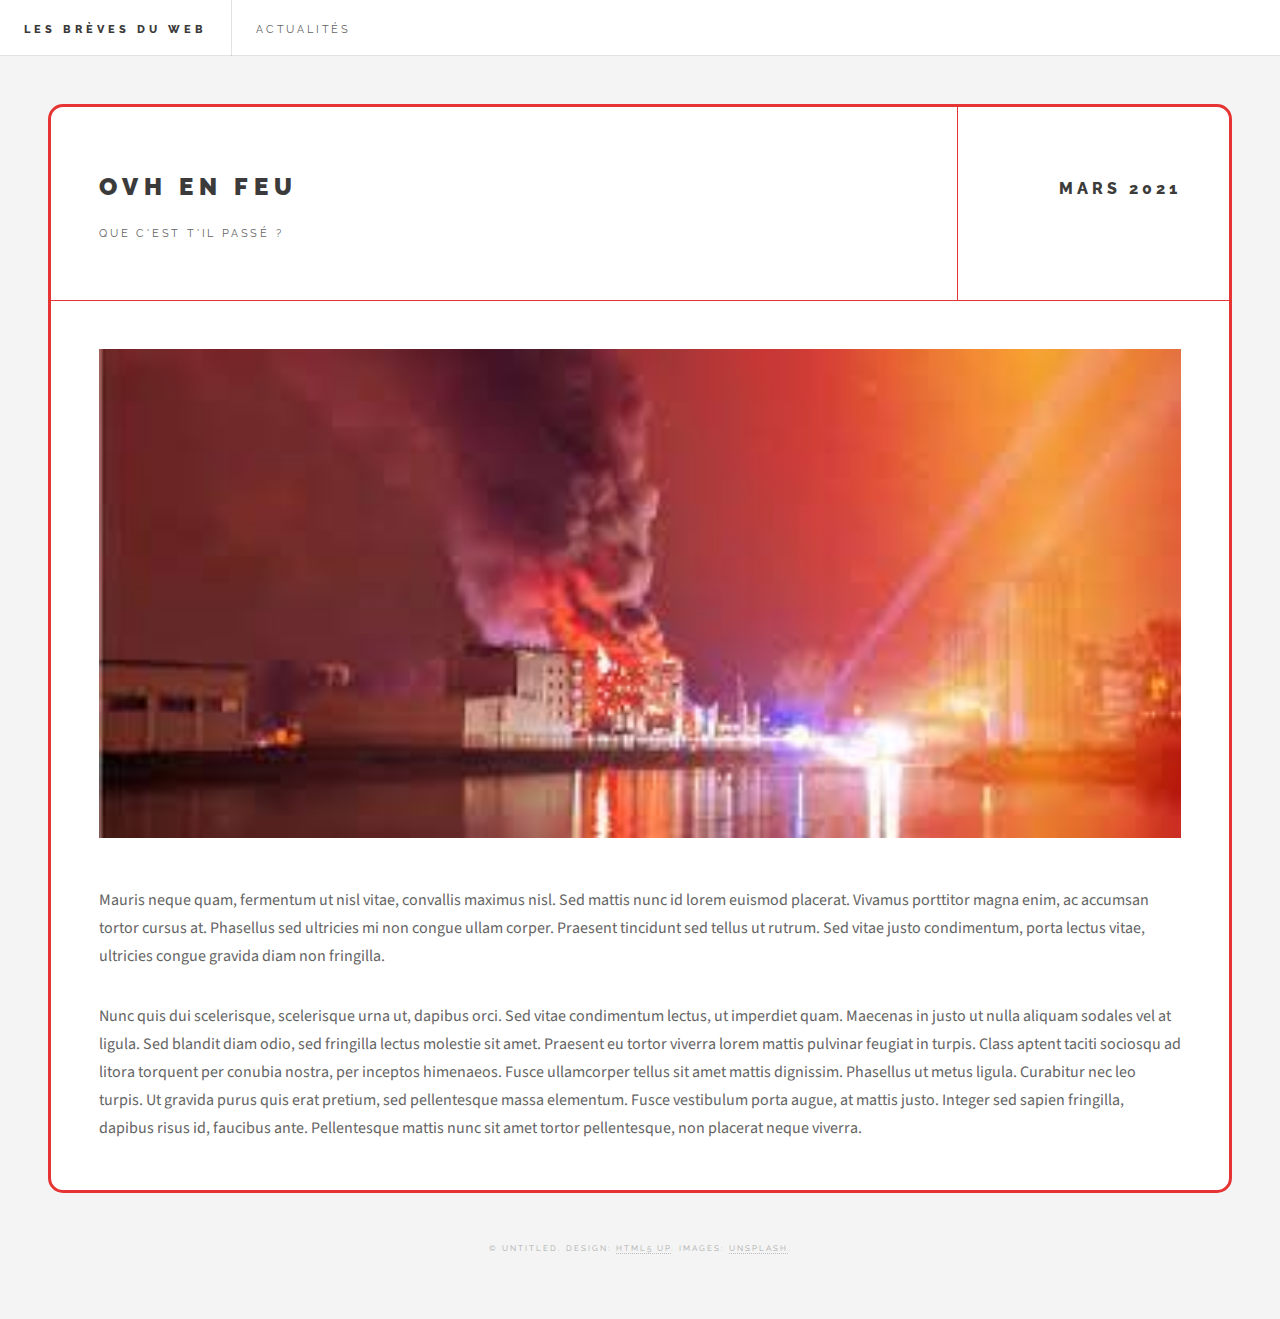
<file: Les brèves du web V5/ovh.html>
<!DOCTYPE html>
<!--
	Future Imperfect by HTML5 UP
	html5up.net | @ajlkn
	Free for personal and commercial use under the CCA 3.0 license (html5up.net/license)
-->
<html>
  <head>
    <title>OVH en feu</title>
    <link rel="icon" type="image/png" href="./images/newspapers.png" />
    <meta charset="utf-8" />
    <meta
      name="viewport"
      content="width=device-width, initial-scale=1, user-scalable=no"
    />
    <link rel="stylesheet" href="assetspagesarticles/css2/main.css" />
  </head>
  <body class="single is-preload">
    <!-- Wrapper -->
    <div id="wrapper">
      <!-- Header -->
      <header id="header">
        <h1><a href="index.html">Les brèves du web</a></h1>
        <nav class="links">
          <ul>
            <li><a href="index.html">Actualités</a></li>
            <!-- <li><a href="articles.html">Articles</a></li> -->
            <!-- <li><a href="#">Feugiat</a></li>
            <li><a href="#">Tempus</a></li>
            <li><a href="#">Adipiscing</a></li> -->
          </ul>
        </nav>
      </header>

      <!-- Main -->
      <div id="main">
        <!-- Post -->
        <article class="post">
          <header>
            <div class="title">
              <h2>OVH en feu</h2>
              <p>Que c'est t'il passé ?</p>
            </div>
            <div class="meta">
              <time class="published" datetime="2015-11-01">mars 2021</time>
            </div>
          </header>
          <span class="image featured"
            ><img src="./images/image articles/ovh.jfif" alt=""
          /></span>
          <p>
            Mauris neque quam, fermentum ut nisl vitae, convallis maximus nisl.
            Sed mattis nunc id lorem euismod placerat. Vivamus porttitor magna
            enim, ac accumsan tortor cursus at. Phasellus sed ultricies mi non
            congue ullam corper. Praesent tincidunt sed tellus ut rutrum. Sed
            vitae justo condimentum, porta lectus vitae, ultricies congue
            gravida diam non fringilla.
          </p>
          <p>
            Nunc quis dui scelerisque, scelerisque urna ut, dapibus orci. Sed
            vitae condimentum lectus, ut imperdiet quam. Maecenas in justo ut
            nulla aliquam sodales vel at ligula. Sed blandit diam odio, sed
            fringilla lectus molestie sit amet. Praesent eu tortor viverra lorem
            mattis pulvinar feugiat in turpis. Class aptent taciti sociosqu ad
            litora torquent per conubia nostra, per inceptos himenaeos. Fusce
            ullamcorper tellus sit amet mattis dignissim. Phasellus ut metus
            ligula. Curabitur nec leo turpis. Ut gravida purus quis erat
            pretium, sed pellentesque massa elementum. Fusce vestibulum porta
            augue, at mattis justo. Integer sed sapien fringilla, dapibus risus
            id, faucibus ante. Pellentesque mattis nunc sit amet tortor
            pellentesque, non placerat neque viverra.
          </p>
          <footer></footer>
        </article>
      </div>

      <!-- Footer -->
      <section id="footer">
        <p class="copyright">
          &copy; Untitled. Design: <a href="http://html5up.net">HTML5 UP</a>.
          Images: <a href="http://unsplash.com">Unsplash</a>.
        </p>
      </section>
    </div>
  </body>
</html>
</file>
<file: Les brèves du web V5/assets/css/main.css>
@import url(fontawesome-all.min.css);
@import url("https://fonts.googleapis.com/css?family=Open+Sans:400,600,400italic,600italic|Roboto+Slab:400,700");
/*
	Editorial by HTML5 UP
	html5up.net | @ajlkn
	Free for personal and commercial use under the CCA 3.0 license (html5up.net/license)
*/
html,
body,
div,
span,
applet,
object,
iframe,
h1,
h2,
h3,
h4,
h5,
h6,
p,
blockquote,
pre,
a,
abbr,
acronym,
address,
big,
cite,
code,
del,
dfn,
em,
img,
ins,
kbd,
q,
s,
samp,
small,
strike,
strong,
sub,
sup,
tt,
var,
b,
u,
i,
center,
dl,
dt,
dd,
ol,
ul,
li,
fieldset,
form,
label,
legend,
table,
caption,
tbody,
tfoot,
thead,
tr,
th,
td,
article,
aside,
canvas,
details,
embed,
figure,
figcaption,
footer,
header,
hgroup,
menu,
nav,
output,
ruby,
section,
summary,
time,
mark,
audio,
video {
  margin: 0;
  padding: 0;
  border: 0;
  font-size: 100%;
  font: inherit;
  vertical-align: baseline;
}

article,
aside,
details,
figcaption,
figure,
footer,
header,
hgroup,
menu,
nav,
section {
  display: block;
}

body {
  line-height: 1;
}

ol,
ul {
  list-style: none;
}

blockquote,
q {
  quotes: none;
}
blockquote:before,
blockquote:after,
q:before,
q:after {
  content: "";
  content: none;
}

table {
  border-collapse: collapse;
  border-spacing: 0;
}

body {
  -webkit-text-size-adjust: none;
}

mark {
  background-color: transparent;
  color: inherit;
}

input::-moz-focus-inner {
  border: 0;
  padding: 0;
}

input,
select,
textarea {
  -moz-appearance: none;
  -webkit-appearance: none;
  -ms-appearance: none;
  appearance: none;
}

/* Basic */
@-ms-viewport {
  width: device-width;
}

body {
  -ms-overflow-style: scrollbar;
}

@media screen and (max-width: 480px) {
  html,
  body {
    min-width: 320px;
  }
}

html {
  box-sizing: border-box;
}

*,
*:before,
*:after {
  box-sizing: inherit;
}

body {
  background: #ffffff;
}
body.is-preload *,
body.is-preload *:before,
body.is-preload *:after,
body.is-resizing *,
body.is-resizing *:before,
body.is-resizing *:after {
  -moz-animation: none !important;
  -webkit-animation: none !important;
  -ms-animation: none !important;
  animation: none !important;
  -moz-transition: none !important;
  -webkit-transition: none !important;
  -ms-transition: none !important;
  transition: none !important;
}

/* Type */
body,
input,
select,
textarea {
  color: #7f888f;
  font-family: "Open Sans", sans-serif;
  font-size: 13pt;
  font-weight: 400;
  line-height: 1.65;
}
@media screen and (max-width: 1680px) {
  body,
  input,
  select,
  textarea {
    font-size: 11pt;
  }
}
@media screen and (max-width: 1280px) {
  body,
  input,
  select,
  textarea {
    font-size: 10pt;
  }
}
@media screen and (max-width: 360px) {
  body,
  input,
  select,
  textarea {
    font-size: 9pt;
  }
}

a {
  -moz-transition: color 0.2s ease-in-out, border-bottom-color 0.2s ease-in-out;
  -webkit-transition: color 0.2s ease-in-out,
    border-bottom-color 0.2s ease-in-out;
  -ms-transition: color 0.2s ease-in-out, border-bottom-color 0.2s ease-in-out;
  transition: color 0.2s ease-in-out, border-bottom-color 0.2s ease-in-out;
  border-bottom: dotted 1px;
  color: #f56a6a;
  text-decoration: none;
}
a:hover {
  border-bottom-color: #f56a6a;
  color: #f56a6a !important;
}
a:hover strong {
  color: inherit;
}

strong,
b {
  color: #3d4449;
  font-weight: 600;
}

em,
i {
  font-style: italic;
}

p {
  margin: 0 0 2em 0;
}

h1,
h2,
h3,
h4,
h5,
h6 {
  color: #3d4449;
  font-family: "Roboto Slab", serif;
  font-weight: 700;
  line-height: 1.5;
  margin: 0 0 1em 0;
}
h1 a,
h2 a,
h3 a,
h4 a,
h5 a,
h6 a {
  color: inherit;
  text-decoration: none;
  border-bottom: 0;
}

h1 {
  font-size: 4em;
  margin: 0 0 0.5em 0;
  line-height: 1.3;
}

h2 {
  font-size: 1.75em;
}

h3 {
  font-size: 1.25em;
}

h4 {
  font-size: 1.1em;
}

h5 {
  font-size: 0.9em;
}

h6 {
  font-size: 0.7em;
}

@media screen and (max-width: 1680px) {
  h1 {
    font-size: 3.5em;
  }
}

@media screen and (max-width: 980px) {
  h1 {
    font-size: 3.25em;
  }
}

@media screen and (max-width: 736px) {
  h1 {
    font-size: 2em;
    line-height: 1.4;
  }
  h2 {
    font-size: 1.5em;
  }
}

sub {
  font-size: 0.8em;
  position: relative;
  top: 0.5em;
}

sup {
  font-size: 0.8em;
  position: relative;
  top: -0.5em;
}

blockquote {
  border-left: solid 3px rgba(210, 215, 217, 0.75);
  font-style: italic;
  margin: 0 0 2em 0;
  padding: 0.5em 0 0.5em 2em;
}

code {
  background: rgba(230, 235, 237, 0.25);
  border-radius: 0.375em;
  border: solid 1px rgba(210, 215, 217, 0.75);
  font-family: "Courier New", monospace;
  font-size: 0.9em;
  margin: 0 0.25em;
  padding: 0.25em 0.65em;
}

pre {
  -webkit-overflow-scrolling: touch;
  font-family: "Courier New", monospace;
  font-size: 0.9em;
  margin: 0 0 2em 0;
}
pre code {
  display: block;
  line-height: 1.75;
  padding: 1em 1.5em;
  overflow-x: auto;
}

hr {
  border: 0;
  border-bottom: solid 1px rgba(210, 215, 217, 0.75);
  margin: 2em 0;
}
hr.major {
  margin: 3em 0;
}

.align-left {
  text-align: left;
}

.align-center {
  text-align: center;
}

.align-right {
  text-align: right;
}

/* Row */
.row {
  display: flex;
  flex-wrap: wrap;
  box-sizing: border-box;
  align-items: stretch;
}
.row > * {
  box-sizing: border-box;
}
.row.gtr-uniform > * > :last-child {
  margin-bottom: 0;
}
.row.aln-left {
  justify-content: flex-start;
}
.row.aln-center {
  justify-content: center;
}
.row.aln-right {
  justify-content: flex-end;
}
.row.aln-top {
  align-items: flex-start;
}
.row.aln-middle {
  align-items: center;
}
.row.aln-bottom {
  align-items: flex-end;
}
.row > .imp {
  order: -1;
}
.row > .col-1 {
  width: 8.33333%;
}
.row > .off-1 {
  margin-left: 8.33333%;
}
.row > .col-2 {
  width: 16.66667%;
}
.row > .off-2 {
  margin-left: 16.66667%;
}
.row > .col-3 {
  width: 25%;
}
.row > .off-3 {
  margin-left: 25%;
}
.row > .col-4 {
  width: 33.33333%;
}
.row > .off-4 {
  margin-left: 33.33333%;
}
.row > .col-5 {
  width: 41.66667%;
}
.row > .off-5 {
  margin-left: 41.66667%;
}
.row > .col-6 {
  width: 50%;
}
.row > .off-6 {
  margin-left: 50%;
}
.row > .col-7 {
  width: 58.33333%;
}
.row > .off-7 {
  margin-left: 58.33333%;
}
.row > .col-8 {
  width: 66.66667%;
}
.row > .off-8 {
  margin-left: 66.66667%;
}
.row > .col-9 {
  width: 75%;
}
.row > .off-9 {
  margin-left: 75%;
}
.row > .col-10 {
  width: 83.33333%;
}
.row > .off-10 {
  margin-left: 83.33333%;
}
.row > .col-11 {
  width: 91.66667%;
}
.row > .off-11 {
  margin-left: 91.66667%;
}
.row > .col-12 {
  width: 100%;
}
.row > .off-12 {
  margin-left: 100%;
}
.row.gtr-0 {
  margin-top: 0;
  margin-left: 0em;
}
.row.gtr-0 > * {
  padding: 0 0 0 0em;
}
.row.gtr-0.gtr-uniform {
  margin-top: 0em;
}
.row.gtr-0.gtr-uniform > * {
  padding-top: 0em;
}
.row.gtr-25 {
  margin-top: 0;
  margin-left: -0.375em;
}
.row.gtr-25 > * {
  padding: 0 0 0 0.375em;
}
.row.gtr-25.gtr-uniform {
  margin-top: -0.375em;
}
.row.gtr-25.gtr-uniform > * {
  padding-top: 0.375em;
}
.row.gtr-50 {
  margin-top: 0;
  margin-left: -0.75em;
}
.row.gtr-50 > * {
  padding: 0 0 0 0.75em;
}
.row.gtr-50.gtr-uniform {
  margin-top: -0.75em;
}
.row.gtr-50.gtr-uniform > * {
  padding-top: 0.75em;
}
.row {
  margin-top: 0;
  margin-left: -1.5em;
}
.row > * {
  padding: 0 0 0 1.5em;
}
.row.gtr-uniform {
  margin-top: -1.5em;
}
.row.gtr-uniform > * {
  padding-top: 1.5em;
}
.row.gtr-150 {
  margin-top: 0;
  margin-left: -2.25em;
}
.row.gtr-150 > * {
  padding: 0 0 0 2.25em;
}
.row.gtr-150.gtr-uniform {
  margin-top: -2.25em;
}
.row.gtr-150.gtr-uniform > * {
  padding-top: 2.25em;
}
.row.gtr-200 {
  margin-top: 0;
  margin-left: -3em;
}
.row.gtr-200 > * {
  padding: 0 0 0 3em;
}
.row.gtr-200.gtr-uniform {
  margin-top: -3em;
}
.row.gtr-200.gtr-uniform > * {
  padding-top: 3em;
}
@media screen and (max-width: 1680px) {
  .row {
    display: flex;
    flex-wrap: wrap;
    box-sizing: border-box;
    align-items: stretch;
  }
  .row > * {
    box-sizing: border-box;
  }
  .row.gtr-uniform > * > :last-child {
    margin-bottom: 0;
  }
  .row.aln-left {
    justify-content: flex-start;
  }
  .row.aln-center {
    justify-content: center;
  }
  .row.aln-right {
    justify-content: flex-end;
  }
  .row.aln-top {
    align-items: flex-start;
  }
  .row.aln-middle {
    align-items: center;
  }
  .row.aln-bottom {
    align-items: flex-end;
  }
  .row > .imp-xlarge {
    order: -1;
  }
  .row > .col-1-xlarge {
    width: 8.33333%;
  }
  .row > .off-1-xlarge {
    margin-left: 8.33333%;
  }
  .row > .col-2-xlarge {
    width: 16.66667%;
  }
  .row > .off-2-xlarge {
    margin-left: 16.66667%;
  }
  .row > .col-3-xlarge {
    width: 25%;
  }
  .row > .off-3-xlarge {
    margin-left: 25%;
  }
  .row > .col-4-xlarge {
    width: 33.33333%;
  }
  .row > .off-4-xlarge {
    margin-left: 33.33333%;
  }
  .row > .col-5-xlarge {
    width: 41.66667%;
  }
  .row > .off-5-xlarge {
    margin-left: 41.66667%;
  }
  .row > .col-6-xlarge {
    width: 50%;
  }
  .row > .off-6-xlarge {
    margin-left: 50%;
  }
  .row > .col-7-xlarge {
    width: 58.33333%;
  }
  .row > .off-7-xlarge {
    margin-left: 58.33333%;
  }
  .row > .col-8-xlarge {
    width: 66.66667%;
  }
  .row > .off-8-xlarge {
    margin-left: 66.66667%;
  }
  .row > .col-9-xlarge {
    width: 75%;
  }
  .row > .off-9-xlarge {
    margin-left: 75%;
  }
  .row > .col-10-xlarge {
    width: 83.33333%;
  }
  .row > .off-10-xlarge {
    margin-left: 83.33333%;
  }
  .row > .col-11-xlarge {
    width: 91.66667%;
  }
  .row > .off-11-xlarge {
    margin-left: 91.66667%;
  }
  .row > .col-12-xlarge {
    width: 100%;
  }
  .row > .off-12-xlarge {
    margin-left: 100%;
  }
  .row.gtr-0 {
    margin-top: 0;
    margin-left: 0em;
  }
  .row.gtr-0 > * {
    padding: 0 0 0 0em;
  }
  .row.gtr-0.gtr-uniform {
    margin-top: 0em;
  }
  .row.gtr-0.gtr-uniform > * {
    padding-top: 0em;
  }
  .row.gtr-25 {
    margin-top: 0;
    margin-left: -0.375em;
  }
  .row.gtr-25 > * {
    padding: 0 0 0 0.375em;
  }
  .row.gtr-25.gtr-uniform {
    margin-top: -0.375em;
  }
  .row.gtr-25.gtr-uniform > * {
    padding-top: 0.375em;
  }
  .row.gtr-50 {
    margin-top: 0;
    margin-left: -0.75em;
  }
  .row.gtr-50 > * {
    padding: 0 0 0 0.75em;
  }
  .row.gtr-50.gtr-uniform {
    margin-top: -0.75em;
  }
  .row.gtr-50.gtr-uniform > * {
    padding-top: 0.75em;
  }
  .row {
    margin-top: 0;
    margin-left: -1.5em;
  }
  .row > * {
    padding: 0 0 0 1.5em;
  }
  .row.gtr-uniform {
    margin-top: -1.5em;
  }
  .row.gtr-uniform > * {
    padding-top: 1.5em;
  }
  .row.gtr-150 {
    margin-top: 0;
    margin-left: -2.25em;
  }
  .row.gtr-150 > * {
    padding: 0 0 0 2.25em;
  }
  .row.gtr-150.gtr-uniform {
    margin-top: -2.25em;
  }
  .row.gtr-150.gtr-uniform > * {
    padding-top: 2.25em;
  }
  .row.gtr-200 {
    margin-top: 0;
    margin-left: -3em;
  }
  .row.gtr-200 > * {
    padding: 0 0 0 3em;
  }
  .row.gtr-200.gtr-uniform {
    margin-top: -3em;
  }
  .row.gtr-200.gtr-uniform > * {
    padding-top: 3em;
  }
}
@media screen and (max-width: 1280px) {
  .row {
    display: flex;
    flex-wrap: wrap;
    box-sizing: border-box;
    align-items: stretch;
  }
  .row > * {
    box-sizing: border-box;
  }
  .row.gtr-uniform > * > :last-child {
    margin-bottom: 0;
  }
  .row.aln-left {
    justify-content: flex-start;
  }
  .row.aln-center {
    justify-content: center;
  }
  .row.aln-right {
    justify-content: flex-end;
  }
  .row.aln-top {
    align-items: flex-start;
  }
  .row.aln-middle {
    align-items: center;
  }
  .row.aln-bottom {
    align-items: flex-end;
  }
  .row > .imp-large {
    order: -1;
  }
  .row > .col-1-large {
    width: 8.33333%;
  }
  .row > .off-1-large {
    margin-left: 8.33333%;
  }
  .row > .col-2-large {
    width: 16.66667%;
  }
  .row > .off-2-large {
    margin-left: 16.66667%;
  }
  .row > .col-3-large {
    width: 25%;
  }
  .row > .off-3-large {
    margin-left: 25%;
  }
  .row > .col-4-large {
    width: 33.33333%;
  }
  .row > .off-4-large {
    margin-left: 33.33333%;
  }
  .row > .col-5-large {
    width: 41.66667%;
  }
  .row > .off-5-large {
    margin-left: 41.66667%;
  }
  .row > .col-6-large {
    width: 50%;
  }
  .row > .off-6-large {
    margin-left: 50%;
  }
  .row > .col-7-large {
    width: 58.33333%;
  }
  .row > .off-7-large {
    margin-left: 58.33333%;
  }
  .row > .col-8-large {
    width: 66.66667%;
  }
  .row > .off-8-large {
    margin-left: 66.66667%;
  }
  .row > .col-9-large {
    width: 75%;
  }
  .row > .off-9-large {
    margin-left: 75%;
  }
  .row > .col-10-large {
    width: 83.33333%;
  }
  .row > .off-10-large {
    margin-left: 83.33333%;
  }
  .row > .col-11-large {
    width: 91.66667%;
  }
  .row > .off-11-large {
    margin-left: 91.66667%;
  }
  .row > .col-12-large {
    width: 100%;
  }
  .row > .off-12-large {
    margin-left: 100%;
  }
  .row.gtr-0 {
    margin-top: 0;
    margin-left: 0em;
  }
  .row.gtr-0 > * {
    padding: 0 0 0 0em;
  }
  .row.gtr-0.gtr-uniform {
    margin-top: 0em;
  }
  .row.gtr-0.gtr-uniform > * {
    padding-top: 0em;
  }
  .row.gtr-25 {
    margin-top: 0;
    margin-left: -0.375em;
  }
  .row.gtr-25 > * {
    padding: 0 0 0 0.375em;
  }
  .row.gtr-25.gtr-uniform {
    margin-top: -0.375em;
  }
  .row.gtr-25.gtr-uniform > * {
    padding-top: 0.375em;
  }
  .row.gtr-50 {
    margin-top: 0;
    margin-left: -0.75em;
  }
  .row.gtr-50 > * {
    padding: 0 0 0 0.75em;
  }
  .row.gtr-50.gtr-uniform {
    margin-top: -0.75em;
  }
  .row.gtr-50.gtr-uniform > * {
    padding-top: 0.75em;
  }
  .row {
    margin-top: 0;
    margin-left: -1.5em;
  }
  .row > * {
    padding: 0 0 0 1.5em;
  }
  .row.gtr-uniform {
    margin-top: -1.5em;
  }
  .row.gtr-uniform > * {
    padding-top: 1.5em;
  }
  .row.gtr-150 {
    margin-top: 0;
    margin-left: -2.25em;
  }
  .row.gtr-150 > * {
    padding: 0 0 0 2.25em;
  }
  .row.gtr-150.gtr-uniform {
    margin-top: -2.25em;
  }
  .row.gtr-150.gtr-uniform > * {
    padding-top: 2.25em;
  }
  .row.gtr-200 {
    margin-top: 0;
    margin-left: -3em;
  }
  .row.gtr-200 > * {
    padding: 0 0 0 3em;
  }
  .row.gtr-200.gtr-uniform {
    margin-top: -3em;
  }
  .row.gtr-200.gtr-uniform > * {
    padding-top: 3em;
  }
}
@media screen and (max-width: 980px) {
  .row {
    display: flex;
    flex-wrap: wrap;
    box-sizing: border-box;
    align-items: stretch;
  }
  .row > * {
    box-sizing: border-box;
  }
  .row.gtr-uniform > * > :last-child {
    margin-bottom: 0;
  }
  .row.aln-left {
    justify-content: flex-start;
  }
  .row.aln-center {
    justify-content: center;
  }
  .row.aln-right {
    justify-content: flex-end;
  }
  .row.aln-top {
    align-items: flex-start;
  }
  .row.aln-middle {
    align-items: center;
  }
  .row.aln-bottom {
    align-items: flex-end;
  }
  .row > .imp-medium {
    order: -1;
  }
  .row > .col-1-medium {
    width: 8.33333%;
  }
  .row > .off-1-medium {
    margin-left: 8.33333%;
  }
  .row > .col-2-medium {
    width: 16.66667%;
  }
  .row > .off-2-medium {
    margin-left: 16.66667%;
  }
  .row > .col-3-medium {
    width: 25%;
  }
  .row > .off-3-medium {
    margin-left: 25%;
  }
  .row > .col-4-medium {
    width: 33.33333%;
  }
  .row > .off-4-medium {
    margin-left: 33.33333%;
  }
  .row > .col-5-medium {
    width: 41.66667%;
  }
  .row > .off-5-medium {
    margin-left: 41.66667%;
  }
  .row > .col-6-medium {
    width: 50%;
  }
  .row > .off-6-medium {
    margin-left: 50%;
  }
  .row > .col-7-medium {
    width: 58.33333%;
  }
  .row > .off-7-medium {
    margin-left: 58.33333%;
  }
  .row > .col-8-medium {
    width: 66.66667%;
  }
  .row > .off-8-medium {
    margin-left: 66.66667%;
  }
  .row > .col-9-medium {
    width: 75%;
  }
  .row > .off-9-medium {
    margin-left: 75%;
  }
  .row > .col-10-medium {
    width: 83.33333%;
  }
  .row > .off-10-medium {
    margin-left: 83.33333%;
  }
  .row > .col-11-medium {
    width: 91.66667%;
  }
  .row > .off-11-medium {
    margin-left: 91.66667%;
  }
  .row > .col-12-medium {
    width: 100%;
  }
  .row > .off-12-medium {
    margin-left: 100%;
  }
  .row.gtr-0 {
    margin-top: 0;
    margin-left: 0em;
  }
  .row.gtr-0 > * {
    padding: 0 0 0 0em;
  }
  .row.gtr-0.gtr-uniform {
    margin-top: 0em;
  }
  .row.gtr-0.gtr-uniform > * {
    padding-top: 0em;
  }
  .row.gtr-25 {
    margin-top: 0;
    margin-left: -0.375em;
  }
  .row.gtr-25 > * {
    padding: 0 0 0 0.375em;
  }
  .row.gtr-25.gtr-uniform {
    margin-top: -0.375em;
  }
  .row.gtr-25.gtr-uniform > * {
    padding-top: 0.375em;
  }
  .row.gtr-50 {
    margin-top: 0;
    margin-left: -0.75em;
  }
  .row.gtr-50 > * {
    padding: 0 0 0 0.75em;
  }
  .row.gtr-50.gtr-uniform {
    margin-top: -0.75em;
  }
  .row.gtr-50.gtr-uniform > * {
    padding-top: 0.75em;
  }
  .row {
    margin-top: 0;
    margin-left: -1.5em;
  }
  .row > * {
    padding: 0 0 0 1.5em;
  }
  .row.gtr-uniform {
    margin-top: -1.5em;
  }
  .row.gtr-uniform > * {
    padding-top: 1.5em;
  }
  .row.gtr-150 {
    margin-top: 0;
    margin-left: -2.25em;
  }
  .row.gtr-150 > * {
    padding: 0 0 0 2.25em;
  }
  .row.gtr-150.gtr-uniform {
    margin-top: -2.25em;
  }
  .row.gtr-150.gtr-uniform > * {
    padding-top: 2.25em;
  }
  .row.gtr-200 {
    margin-top: 0;
    margin-left: -3em;
  }
  .row.gtr-200 > * {
    padding: 0 0 0 3em;
  }
  .row.gtr-200.gtr-uniform {
    margin-top: -3em;
  }
  .row.gtr-200.gtr-uniform > * {
    padding-top: 3em;
  }
}
@media screen and (max-width: 736px) {
  .row {
    display: flex;
    flex-wrap: wrap;
    box-sizing: border-box;
    align-items: stretch;
  }
  .row > * {
    box-sizing: border-box;
  }
  .row.gtr-uniform > * > :last-child {
    margin-bottom: 0;
  }
  .row.aln-left {
    justify-content: flex-start;
  }
  .row.aln-center {
    justify-content: center;
  }
  .row.aln-right {
    justify-content: flex-end;
  }
  .row.aln-top {
    align-items: flex-start;
  }
  .row.aln-middle {
    align-items: center;
  }
  .row.aln-bottom {
    align-items: flex-end;
  }
  .row > .imp-small {
    order: -1;
  }
  .row > .col-1-small {
    width: 8.33333%;
  }
  .row > .off-1-small {
    margin-left: 8.33333%;
  }
  .row > .col-2-small {
    width: 16.66667%;
  }
  .row > .off-2-small {
    margin-left: 16.66667%;
  }
  .row > .col-3-small {
    width: 25%;
  }
  .row > .off-3-small {
    margin-left: 25%;
  }
  .row > .col-4-small {
    width: 33.33333%;
  }
  .row > .off-4-small {
    margin-left: 33.33333%;
  }
  .row > .col-5-small {
    width: 41.66667%;
  }
  .row > .off-5-small {
    margin-left: 41.66667%;
  }
  .row > .col-6-small {
    width: 50%;
  }
  .row > .off-6-small {
    margin-left: 50%;
  }
  .row > .col-7-small {
    width: 58.33333%;
  }
  .row > .off-7-small {
    margin-left: 58.33333%;
  }
  .row > .col-8-small {
    width: 66.66667%;
  }
  .row > .off-8-small {
    margin-left: 66.66667%;
  }
  .row > .col-9-small {
    width: 75%;
  }
  .row > .off-9-small {
    margin-left: 75%;
  }
  .row > .col-10-small {
    width: 83.33333%;
  }
  .row > .off-10-small {
    margin-left: 83.33333%;
  }
  .row > .col-11-small {
    width: 91.66667%;
  }
  .row > .off-11-small {
    margin-left: 91.66667%;
  }
  .row > .col-12-small {
    width: 100%;
  }
  .row > .off-12-small {
    margin-left: 100%;
  }
  .row.gtr-0 {
    margin-top: 0;
    margin-left: 0em;
  }
  .row.gtr-0 > * {
    padding: 0 0 0 0em;
  }
  .row.gtr-0.gtr-uniform {
    margin-top: 0em;
  }
  .row.gtr-0.gtr-uniform > * {
    padding-top: 0em;
  }
  .row.gtr-25 {
    margin-top: 0;
    margin-left: -0.375em;
  }
  .row.gtr-25 > * {
    padding: 0 0 0 0.375em;
  }
  .row.gtr-25.gtr-uniform {
    margin-top: -0.375em;
  }
  .row.gtr-25.gtr-uniform > * {
    padding-top: 0.375em;
  }
  .row.gtr-50 {
    margin-top: 0;
    margin-left: -0.75em;
  }
  .row.gtr-50 > * {
    padding: 0 0 0 0.75em;
  }
  .row.gtr-50.gtr-uniform {
    margin-top: -0.75em;
  }
  .row.gtr-50.gtr-uniform > * {
    padding-top: 0.75em;
  }
  .row {
    margin-top: 0;
    margin-left: -1.5em;
  }
  .row > * {
    padding: 0 0 0 1.5em;
  }
  .row.gtr-uniform {
    margin-top: -1.5em;
  }
  .row.gtr-uniform > * {
    padding-top: 1.5em;
  }
  .row.gtr-150 {
    margin-top: 0;
    margin-left: -2.25em;
  }
  .row.gtr-150 > * {
    padding: 0 0 0 2.25em;
  }
  .row.gtr-150.gtr-uniform {
    margin-top: -2.25em;
  }
  .row.gtr-150.gtr-uniform > * {
    padding-top: 2.25em;
  }
  .row.gtr-200 {
    margin-top: 0;
    margin-left: -3em;
  }
  .row.gtr-200 > * {
    padding: 0 0 0 3em;
  }
  .row.gtr-200.gtr-uniform {
    margin-top: -3em;
  }
  .row.gtr-200.gtr-uniform > * {
    padding-top: 3em;
  }
}
@media screen and (max-width: 480px) {
  .row {
    display: flex;
    flex-wrap: wrap;
    box-sizing: border-box;
    align-items: stretch;
  }
  .row > * {
    box-sizing: border-box;
  }
  .row.gtr-uniform > * > :last-child {
    margin-bottom: 0;
  }
  .row.aln-left {
    justify-content: flex-start;
  }
  .row.aln-center {
    justify-content: center;
  }
  .row.aln-right {
    justify-content: flex-end;
  }
  .row.aln-top {
    align-items: flex-start;
  }
  .row.aln-middle {
    align-items: center;
  }
  .row.aln-bottom {
    align-items: flex-end;
  }
  .row > .imp-xsmall {
    order: -1;
  }
  .row > .col-1-xsmall {
    width: 8.33333%;
  }
  .row > .off-1-xsmall {
    margin-left: 8.33333%;
  }
  .row > .col-2-xsmall {
    width: 16.66667%;
  }
  .row > .off-2-xsmall {
    margin-left: 16.66667%;
  }
  .row > .col-3-xsmall {
    width: 25%;
  }
  .row > .off-3-xsmall {
    margin-left: 25%;
  }
  .row > .col-4-xsmall {
    width: 33.33333%;
  }
  .row > .off-4-xsmall {
    margin-left: 33.33333%;
  }
  .row > .col-5-xsmall {
    width: 41.66667%;
  }
  .row > .off-5-xsmall {
    margin-left: 41.66667%;
  }
  .row > .col-6-xsmall {
    width: 50%;
  }
  .row > .off-6-xsmall {
    margin-left: 50%;
  }
  .row > .col-7-xsmall {
    width: 58.33333%;
  }
  .row > .off-7-xsmall {
    margin-left: 58.33333%;
  }
  .row > .col-8-xsmall {
    width: 66.66667%;
  }
  .row > .off-8-xsmall {
    margin-left: 66.66667%;
  }
  .row > .col-9-xsmall {
    width: 75%;
  }
  .row > .off-9-xsmall {
    margin-left: 75%;
  }
  .row > .col-10-xsmall {
    width: 83.33333%;
  }
  .row > .off-10-xsmall {
    margin-left: 83.33333%;
  }
  .row > .col-11-xsmall {
    width: 91.66667%;
  }
  .row > .off-11-xsmall {
    margin-left: 91.66667%;
  }
  .row > .col-12-xsmall {
    width: 100%;
  }
  .row > .off-12-xsmall {
    margin-left: 100%;
  }
  .row.gtr-0 {
    margin-top: 0;
    margin-left: 0em;
  }
  .row.gtr-0 > * {
    padding: 0 0 0 0em;
  }
  .row.gtr-0.gtr-uniform {
    margin-top: 0em;
  }
  .row.gtr-0.gtr-uniform > * {
    padding-top: 0em;
  }
  .row.gtr-25 {
    margin-top: 0;
    margin-left: -0.375em;
  }
  .row.gtr-25 > * {
    padding: 0 0 0 0.375em;
  }
  .row.gtr-25.gtr-uniform {
    margin-top: -0.375em;
  }
  .row.gtr-25.gtr-uniform > * {
    padding-top: 0.375em;
  }
  .row.gtr-50 {
    margin-top: 0;
    margin-left: -0.75em;
  }
  .row.gtr-50 > * {
    padding: 0 0 0 0.75em;
  }
  .row.gtr-50.gtr-uniform {
    margin-top: -0.75em;
  }
  .row.gtr-50.gtr-uniform > * {
    padding-top: 0.75em;
  }
  .row {
    margin-top: 0;
    margin-left: -1.5em;
  }
  .row > * {
    padding: 0 0 0 1.5em;
  }
  .row.gtr-uniform {
    margin-top: -1.5em;
  }
  .row.gtr-uniform > * {
    padding-top: 1.5em;
  }
  .row.gtr-150 {
    margin-top: 0;
    margin-left: -2.25em;
  }
  .row.gtr-150 > * {
    padding: 0 0 0 2.25em;
  }
  .row.gtr-150.gtr-uniform {
    margin-top: -2.25em;
  }
  .row.gtr-150.gtr-uniform > * {
    padding-top: 2.25em;
  }
  .row.gtr-200 {
    margin-top: 0;
    margin-left: -3em;
  }
  .row.gtr-200 > * {
    padding: 0 0 0 3em;
  }
  .row.gtr-200.gtr-uniform {
    margin-top: -3em;
  }
  .row.gtr-200.gtr-uniform > * {
    padding-top: 3em;
  }
}

/* Section/Article */
section.special,
article.special {
  text-align: center;
}

header p {
  font-family: "Roboto Slab", serif;
  font-size: 1em;
  font-weight: 400;
  letter-spacing: 0.075em;
  margin-top: -0.5em;
  text-transform: uppercase;
}

header.major > :last-child {
  border-bottom: solid 3px #f56a6a;
  display: inline-block;
  margin: 0 0 2em 0;
  padding: 0 0.75em 0.5em 0;
}

header.main > :last-child {
  margin: 0 0 1em 0;
}

/* Form */
form {
  margin: 0 0 2em 0;
}

label {
  color: #3d4449;
  display: block;
  font-size: 0.9em;
  font-weight: 600;
  margin: 0 0 1em 0;
}

input[type="text"],
input[type="password"],
input[type="email"],
input[type="tel"],
input[type="search"],
input[type="url"],
select,
textarea {
  -moz-appearance: none;
  -webkit-appearance: none;
  -ms-appearance: none;
  appearance: none;
  background: #ffffff;
  border-radius: 0.375em;
  border: none;
  border: solid 1px rgba(210, 215, 217, 0.75);
  color: inherit;
  display: block;
  outline: 0;
  padding: 0 1em;
  text-decoration: none;
  width: 100%;
}
input[type="text"]:invalid,
input[type="password"]:invalid,
input[type="email"]:invalid,
input[type="tel"]:invalid,
input[type="search"]:invalid,
input[type="url"]:invalid,
select:invalid,
textarea:invalid {
  box-shadow: none;
}
input[type="text"]:focus,
input[type="password"]:focus,
input[type="email"]:focus,
input[type="tel"]:focus,
input[type="search"]:focus,
input[type="url"]:focus,
select:focus,
textarea:focus {
  border-color: #f56a6a;
  box-shadow: 0 0 0 1px #f56a6a;
}

select {
  background-image: url("data:image/svg+xml;charset=utf8,%3Csvg xmlns='http://www.w3.org/2000/svg' width='40' height='40' preserveAspectRatio='none' viewBox='0 0 40 40'%3E%3Cpath d='M9.4,12.3l10.4,10.4l10.4-10.4c0.2-0.2,0.5-0.4,0.9-0.4c0.3,0,0.6,0.1,0.9,0.4l3.3,3.3c0.2,0.2,0.4,0.5,0.4,0.9 c0,0.4-0.1,0.6-0.4,0.9L20.7,31.9c-0.2,0.2-0.5,0.4-0.9,0.4c-0.3,0-0.6-0.1-0.9-0.4L4.3,17.3c-0.2-0.2-0.4-0.5-0.4-0.9 c0-0.4,0.1-0.6,0.4-0.9l3.3-3.3c0.2-0.2,0.5-0.4,0.9-0.4S9.1,12.1,9.4,12.3z' fill='rgba(210, 215, 217, 0.75)' /%3E%3C/svg%3E");
  background-size: 1.25em;
  background-repeat: no-repeat;
  background-position: calc(100% - 1em) center;
  height: 2.75em;
  padding-right: 2.75em;
  text-overflow: ellipsis;
}
select option {
  color: #3d4449;
  background: #ffffff;
}
select:focus::-ms-value {
  background-color: transparent;
}
select::-ms-expand {
  display: none;
}

input[type="text"],
input[type="password"],
input[type="email"],
input[type="tel"],
input[type="search"],
input[type="url"],
select {
  height: 2.75em;
}

textarea {
  padding: 0.75em 1em;
}

input[type="checkbox"],
input[type="radio"] {
  -moz-appearance: none;
  -webkit-appearance: none;
  -ms-appearance: none;
  appearance: none;
  display: block;
  float: left;
  margin-right: -2em;
  opacity: 0;
  width: 1em;
  z-index: -1;
}
input[type="checkbox"] + label,
input[type="radio"] + label {
  text-decoration: none;
  color: #7f888f;
  cursor: pointer;
  display: inline-block;
  font-size: 1em;
  font-weight: 400;
  padding-left: 2.4em;
  padding-right: 0.75em;
  position: relative;
}
input[type="checkbox"] + label:before,
input[type="radio"] + label:before {
  -moz-osx-font-smoothing: grayscale;
  -webkit-font-smoothing: antialiased;
  display: inline-block;
  font-style: normal;
  font-variant: normal;
  text-rendering: auto;
  line-height: 1;
  text-transform: none !important;
  font-family: "Font Awesome 5 Free";
  font-weight: 900;
}
input[type="checkbox"] + label:before,
input[type="radio"] + label:before {
  background: #ffffff;
  border-radius: 0.375em;
  border: solid 1px rgba(210, 215, 217, 0.75);
  content: "";
  display: inline-block;
  font-size: 0.8em;
  height: 2.0625em;
  left: 0;
  line-height: 2.0625em;
  position: absolute;
  text-align: center;
  top: 0;
  width: 2.0625em;
}
input[type="checkbox"]:checked + label:before,
input[type="radio"]:checked + label:before {
  background: #3d4449;
  border-color: #3d4449;
  color: #ffffff;
  content: "\f00c";
}
input[type="checkbox"]:focus + label:before,
input[type="radio"]:focus + label:before {
  border-color: #f56a6a;
  box-shadow: 0 0 0 1px #f56a6a;
}

input[type="checkbox"] + label:before {
  border-radius: 0.375em;
}

input[type="radio"] + label:before {
  border-radius: 100%;
}

::-webkit-input-placeholder {
  color: #9fa3a6 !important;
  opacity: 1;
}

:-moz-placeholder {
  color: #9fa3a6 !important;
  opacity: 1;
}

::-moz-placeholder {
  color: #9fa3a6 !important;
  opacity: 1;
}

:-ms-input-placeholder {
  color: #9fa3a6 !important;
  opacity: 1;
}

/* Box */
.box {
  border-radius: 0.375em;
  border: solid 1px rgba(210, 215, 217, 0.75);
  margin-bottom: 2em;
  padding: 1.5em;
}
.box > :last-child,
.box > :last-child > :last-child,
.box > :last-child > :last-child > :last-child {
  margin-bottom: 0;
}
.box.alt {
  border: 0;
  border-radius: 0;
  padding: 0;
}

/* Icon */
.icon {
  text-decoration: none;
  border-bottom: none;
  position: relative;
}
.icon:before {
  -moz-osx-font-smoothing: grayscale;
  -webkit-font-smoothing: antialiased;
  display: inline-block;
  font-style: normal;
  font-variant: normal;
  text-rendering: auto;
  line-height: 1;
  text-transform: none !important;
  font-family: "Font Awesome 5 Free";
  font-weight: 400;
}
.icon > .label {
  display: none;
}
.icon:before {
  line-height: inherit;
}
.icon.solid:before {
  font-weight: 900;
}
.icon.brands:before {
  font-family: "Font Awesome 5 Brands";
}

/* Image */
.image {
  border-radius: 0.375em;
  border: 0;
  display: inline-block;
  position: relative;
}
.image img {
  border-radius: 0.375em;
  display: block;
}
.image.left,
.image.right {
  max-width: 40%;
}
.image.left img,
.image.right img {
  width: 100%;
}
.image.left {
  float: left;
  padding: 0 1.5em 1em 0;
  top: 0.25em;
}
.image.right {
  float: right;
  padding: 0 0 1em 1.5em;
  top: 0.25em;
}
.image.fit {
  display: block;
  margin: 0 0 2em 0;
  width: 100%;
}
.image.fit img {
  width: 100%;
}
.image.main {
  display: block;
  margin: 0 0 3em 0;
  width: 100%;
}
.image.main img {
  width: 100%;
}

a.image {
  overflow: hidden;
}
a.image img {
  -moz-transition: -moz-transform 0.2s ease;
  -webkit-transition: -webkit-transform 0.2s ease;
  -ms-transition: -ms-transform 0.2s ease;
  transition: transform 0.2s ease;
}
a.image:hover img {
  -moz-transform: scale(1.075);
  -webkit-transform: scale(1.075);
  -ms-transform: scale(1.075);
  transform: scale(1.075);
}

/* List */
ol {
  list-style: decimal;
  margin: 0 0 2em 0;
  padding-left: 1.25em;
}
ol li {
  padding-left: 0.25em;
}

ul {
  list-style: disc;
  margin: 0 0 2em 0;
  padding-left: 1em;
}
ul li {
  padding-left: 0.5em;
}
ul.alt {
  list-style: none;
  padding-left: 0;
}
ul.alt li {
  border-top: solid 1px rgba(210, 215, 217, 0.75);
  padding: 0.5em 0;
}
ul.alt li:first-child {
  border-top: 0;
  padding-top: 0;
}

dl {
  margin: 0 0 2em 0;
}
dl dt {
  display: block;
  font-weight: 600;
  margin: 0 0 1em 0;
}
dl dd {
  margin-left: 2em;
}

/* Actions */
ul.actions {
  display: -moz-flex;
  display: -webkit-flex;
  display: -ms-flex;
  display: flex;
  cursor: default;
  list-style: none;
  margin-left: -1em;
  padding-left: 0;
}
ul.actions li {
  padding: 0 0 0 1em;
  vertical-align: middle;
}
ul.actions.special {
  -moz-justify-content: center;
  -webkit-justify-content: center;
  -ms-justify-content: center;
  justify-content: center;
  width: 100%;
  margin-left: 0;
}
ul.actions.special li:first-child {
  padding-left: 0;
}
ul.actions.stacked {
  -moz-flex-direction: column;
  -webkit-flex-direction: column;
  -ms-flex-direction: column;
  flex-direction: column;
  margin-left: 0;
}
ul.actions.stacked li {
  padding: 1.3em 0 0 0;
}
ul.actions.stacked li:first-child {
  padding-top: 0;
}
ul.actions.fit {
  width: calc(100% + 1em);
}
ul.actions.fit li {
  -moz-flex-grow: 1;
  -webkit-flex-grow: 1;
  -ms-flex-grow: 1;
  flex-grow: 1;
  -moz-flex-shrink: 1;
  -webkit-flex-shrink: 1;
  -ms-flex-shrink: 1;
  flex-shrink: 1;
  width: 100%;
}
ul.actions.fit li > * {
  width: 100%;
}
ul.actions.fit.stacked {
  width: 100%;
}

/* Icons */
ul.icons {
  cursor: default;
  list-style: none;
  padding-left: 0;
}
ul.icons li {
  display: inline-block;
  padding: 0 1em 0 0;
}
ul.icons li:last-child {
  padding-right: 0;
}
ul.icons li .icon {
  color: inherit;
}
ul.icons li .icon:before {
  font-size: 1.25em;
}

/* Contact */
ul.contact {
  list-style: none;
  padding: 0;
}
ul.contact li {
  text-decoration: none;
  border-top: solid 1px rgba(210, 215, 217, 0.75);
  margin: 1.5em 0 0 0;
  padding: 1.5em 0 0 3em;
  position: relative;
}
ul.contact li:before {
  -moz-osx-font-smoothing: grayscale;
  -webkit-font-smoothing: antialiased;
  display: inline-block;
  font-style: normal;
  font-variant: normal;
  text-rendering: auto;
  line-height: 1;
  text-transform: none !important;
  font-family: "Font Awesome 5 Free";
  font-weight: 400;
}
ul.contact li:before {
  color: #f56a6a;
  display: inline-block;
  font-size: 1.5em;
  height: 1.125em;
  left: 0;
  line-height: 1.125em;
  position: absolute;
  text-align: center;
  top: 1em;
  width: 1.5em;
}
ul.contact li:first-child {
  border-top: 0;
  margin-top: 0;
  padding-top: 0;
}
ul.contact li:first-child:before {
  top: 0;
}
ul.contact li a {
  color: inherit;
}

/* Pagination */
ul.pagination {
  cursor: default;
  list-style: none;
  padding-left: 0;
}
ul.pagination li {
  display: inline-block;
  padding-left: 0;
  vertical-align: middle;
}
ul.pagination li > .page {
  -moz-transition: background-color 0.2s ease-in-out, color 0.2s ease-in-out;
  -webkit-transition: background-color 0.2s ease-in-out, color 0.2s ease-in-out;
  -ms-transition: background-color 0.2s ease-in-out, color 0.2s ease-in-out;
  transition: background-color 0.2s ease-in-out, color 0.2s ease-in-out;
  border-bottom: 0;
  border-radius: 0.375em;
  display: inline-block;
  font-size: 0.8em;
  font-weight: 600;
  height: 2em;
  line-height: 2em;
  margin: 0 0.125em;
  min-width: 2em;
  padding: 0 0.5em;
  text-align: center;
}
ul.pagination li > .page.active {
  background-color: #f56a6a;
  color: #ffffff !important;
}
ul.pagination li > .page.active:hover {
  background-color: #f67878;
}
ul.pagination li > .page.active:active {
  background-color: #f45c5c;
}
ul.pagination li:first-child {
  padding-right: 0.75em;
}
ul.pagination li:last-child {
  padding-left: 0.75em;
}
@media screen and (max-width: 480px) {
  ul.pagination li:nth-child(n + 2):nth-last-child(n + 2) {
    display: none;
  }
  ul.pagination li:first-child {
    padding-right: 0;
  }
}

/* Table */
.table-wrapper {
  -webkit-overflow-scrolling: touch;
  overflow-x: auto;
}

table {
  margin: 0 0 2em 0;
  width: 100%;
}
table tbody tr {
  border: solid 1px rgba(210, 215, 217, 0.75);
  border-left: 0;
  border-right: 0;
}
table tbody tr:nth-child(2n + 1) {
  background-color: rgba(230, 235, 237, 0.25);
}
table td {
  padding: 0.75em 0.75em;
}
table th {
  color: #3d4449;
  font-size: 0.9em;
  font-weight: 600;
  padding: 0 0.75em 0.75em 0.75em;
  text-align: left;
}
table thead {
  border-bottom: solid 2px rgba(210, 215, 217, 0.75);
}
table tfoot {
  border-top: solid 2px rgba(210, 215, 217, 0.75);
}
table.alt {
  border-collapse: separate;
}
table.alt tbody tr td {
  border: solid 1px rgba(210, 215, 217, 0.75);
  border-left-width: 0;
  border-top-width: 0;
}
table.alt tbody tr td:first-child {
  border-left-width: 1px;
}
table.alt tbody tr:first-child td {
  border-top-width: 1px;
}
table.alt thead {
  border-bottom: 0;
}
table.alt tfoot {
  border-top: 0;
}

/* Button */
input[type="submit"],
input[type="reset"],
input[type="button"],
button,
.button {
  -moz-appearance: none;
  -webkit-appearance: none;
  -ms-appearance: none;
  appearance: none;
  -moz-transition: background-color 0.2s ease-in-out, color 0.2s ease-in-out;
  -webkit-transition: background-color 0.2s ease-in-out, color 0.2s ease-in-out;
  -ms-transition: background-color 0.2s ease-in-out, color 0.2s ease-in-out;
  transition: background-color 0.2s ease-in-out, color 0.2s ease-in-out;
  background-color: transparent;
  border-radius: 0.375em;
  border: 0;
  box-shadow: inset 0 0 0 2px #f56a6a;
  color: #f56a6a !important;
  cursor: pointer;
  display: inline-block;
  font-family: "Roboto Slab", serif;
  font-size: 0.8em;
  font-weight: 700;
  height: 3.5em;
  letter-spacing: 0.075em;
  line-height: 3.5em;
  padding: 0 2.25em;
  text-align: center;
  text-decoration: none;
  text-transform: uppercase;
  white-space: nowrap;
}
input[type="submit"]:hover,
input[type="reset"]:hover,
input[type="button"]:hover,
button:hover,
.button:hover {
  background-color: rgba(245, 106, 106, 0.05);
}
input[type="submit"]:active,
input[type="reset"]:active,
input[type="button"]:active,
button:active,
.button:active {
  background-color: rgba(245, 106, 106, 0.15);
}
input[type="submit"].icon:before,
input[type="reset"].icon:before,
input[type="button"].icon:before,
button.icon:before,
.button.icon:before {
  margin-right: 0.5em;
}
input[type="submit"].fit,
input[type="reset"].fit,
input[type="button"].fit,
button.fit,
.button.fit {
  width: 100%;
}
input[type="submit"].small,
input[type="reset"].small,
input[type="button"].small,
button.small,
.button.small {
  font-size: 0.6em;
}
input[type="submit"].large,
input[type="reset"].large,
input[type="button"].large,
button.large,
.button.large {
  font-size: 1em;
  height: 3.65em;
  line-height: 3.65em;
}
input[type="submit"].primary,
input[type="reset"].primary,
input[type="button"].primary,
button.primary,
.button.primary {
  background-color: #f56a6a;
  box-shadow: none;
  color: #ffffff !important;
}
input[type="submit"].primary:hover,
input[type="reset"].primary:hover,
input[type="button"].primary:hover,
button.primary:hover,
.button.primary:hover {
  background-color: #f67878;
}
input[type="submit"].primary:active,
input[type="reset"].primary:active,
input[type="button"].primary:active,
button.primary:active,
.button.primary:active {
  background-color: #f45c5c;
}
input[type="submit"].disabled,
input[type="submit"]:disabled,
input[type="reset"].disabled,
input[type="reset"]:disabled,
input[type="button"].disabled,
input[type="button"]:disabled,
button.disabled,
button:disabled,
.button.disabled,
.button:disabled {
  pointer-events: none;
  opacity: 0.25;
}

/* Mini Posts */
.mini-posts article {
  border-top: solid 1px rgba(210, 215, 217, 0.75);
  margin-top: 2em;
  padding-top: 2em;
}
.mini-posts article .image {
  display: block;
  margin: 0 0 1.5em 0;
}
.mini-posts article .image img {
  display: block;
  width: 100%;
}
.mini-posts article:first-child {
  border-top: 0;
  margin-top: 0;
  padding-top: 0;
}

/* Features */
.features {
  display: -moz-flex;
  display: -webkit-flex;
  display: -ms-flex;
  display: flex;
  -moz-flex-wrap: wrap;
  -webkit-flex-wrap: wrap;
  -ms-flex-wrap: wrap;
  flex-wrap: wrap;
  margin: 0 0 2em -3em;
  width: calc(100% + 3em);
}
.features article {
  -moz-align-items: center;
  -webkit-align-items: center;
  -ms-align-items: center;
  align-items: center;
  display: -moz-flex;
  display: -webkit-flex;
  display: -ms-flex;
  display: flex;
  margin: 0 0 3em 3em;
  position: relative;
  width: calc(50% - 3em);
}
.features article:nth-child(2n - 1) {
  margin-right: 1.5em;
}
.features article:nth-child(2n) {
  margin-left: 1.5em;
}
.features article:nth-last-child(1),
.features article:nth-last-child(2) {
  margin-bottom: 0;
}
.features article .icon {
  -moz-flex-grow: 0;
  -webkit-flex-grow: 0;
  -ms-flex-grow: 0;
  flex-grow: 0;
  -moz-flex-shrink: 0;
  -webkit-flex-shrink: 0;
  -ms-flex-shrink: 0;
  flex-shrink: 0;
  display: block;
  height: 10em;
  line-height: 10em;
  margin: 0 2em 0 0;
  text-align: center;
  width: 10em;
}
.features article .icon:before {
  color: #f56a6a;
  font-size: 2.75rem;
  position: relative;
  top: 0.05em;
}
.features article .icon:after {
  -moz-transform: rotate(45deg);
  -webkit-transform: rotate(45deg);
  -ms-transform: rotate(45deg);
  transform: rotate(45deg);
  border-radius: 0.25rem;
  border: solid 2px rgba(210, 215, 217, 0.75);
  content: "";
  display: block;
  height: 7em;
  left: 50%;
  margin: -3.5em 0 0 -3.5em;
  position: absolute;
  top: 50%;
  width: 7em;
}
.features article .content {
  -moz-flex-grow: 1;
  -webkit-flex-grow: 1;
  -ms-flex-grow: 1;
  flex-grow: 1;
  -moz-flex-shrink: 1;
  -webkit-flex-shrink: 1;
  -ms-flex-shrink: 1;
  flex-shrink: 1;
  width: 100%;
}
.features article .content > :last-child {
  margin-bottom: 0;
}
@media screen and (max-width: 980px) {
  .features {
    margin: 0 0 2em 0;
    width: 100%;
  }
  .features article {
    margin: 0 0 3em 0;
    width: 100%;
  }
  .features article:nth-child(2n - 1) {
    margin-right: 0;
  }
  .features article:nth-child(2n) {
    margin-left: 0;
  }
  .features article:nth-last-child(1),
  .features article:nth-last-child(2) {
    margin-bottom: 3em;
  }
  .features article:last-child {
    margin-bottom: 0;
  }
  .features article .icon {
    height: 8em;
    line-height: 8em;
    width: 8em;
  }
  .features article .icon:before {
    font-size: 2.25rem;
  }
  .features article .icon:after {
    height: 6em;
    margin: -3em 0 0 -3em;
    width: 6em;
  }
}
@media screen and (max-width: 480px) {
  .features article {
    -moz-flex-direction: column;
    -webkit-flex-direction: column;
    -ms-flex-direction: column;
    flex-direction: column;
    -moz-align-items: -moz-flex-start;
    -webkit-align-items: -webkit-flex-start;
    -ms-align-items: -ms-flex-start;
    align-items: flex-start;
  }
  .features article .icon {
    height: 6em;
    line-height: 6em;
    margin: 0 0 1.5em 0;
    width: 6em;
  }
  .features article .icon:before {
    font-size: 1.5rem;
  }
  .features article .icon:after {
    height: 4em;
    margin: -2em 0 0 -2em;
    width: 4em;
  }
}
@media screen and (max-width: 480px) {
  .features article .icon:before {
    font-size: 1.25rem;
  }
}

/* Posts */
.posts {
  display: -moz-flex;
  display: -webkit-flex;
  display: -ms-flex;
  display: flex;
  -moz-flex-wrap: wrap;
  -webkit-flex-wrap: wrap;
  -ms-flex-wrap: wrap;
  flex-wrap: wrap;
  margin: 0 0 2em -6em;
  width: calc(100% + 6em);
}
.posts article {
  -moz-flex-grow: 0;
  -webkit-flex-grow: 0;
  -ms-flex-grow: 0;
  flex-grow: 0;
  -moz-flex-shrink: 1;
  -webkit-flex-shrink: 1;
  -ms-flex-shrink: 1;
  flex-shrink: 1;
  margin: 0 0 6em 6em;
  position: relative;
  width: calc(33.33333% - 6em);
}
.posts article:before {
  background: rgba(210, 215, 217, 0.75);
  content: "";
  display: block;
  height: calc(100% + 6em);
  left: -3em;
  position: absolute;
  top: 0;
  width: 1px;
}
.posts article:after {
  background: rgba(210, 215, 217, 0.75);
  bottom: -3em;
  content: "";
  display: block;
  height: 1px;
  position: absolute;
  right: 0;
  width: calc(100% + 6em);
}
.posts article > :last-child {
  margin-bottom: 0;
}
.posts article .image {
  display: block;
  margin: 0 0 2em 0;
}
.posts article .image img {
  display: block;
  width: 100%;
}
@media screen and (min-width: 1681px) {
  .posts article:nth-child(3n + 1):before {
    display: none;
  }
  .posts article:nth-child(3n + 1):after {
    width: 100%;
  }
  .posts article:nth-last-child(1),
  .posts article:nth-last-child(2),
  .posts article:nth-last-child(3) {
    margin-bottom: 0;
  }
  .posts article:nth-last-child(1):before,
  .posts article:nth-last-child(2):before,
  .posts article:nth-last-child(3):before {
    height: 100%;
  }
  .posts article:nth-last-child(1):after,
  .posts article:nth-last-child(2):after,
  .posts article:nth-last-child(3):after {
    display: none;
  }
}
@media screen and (max-width: 1680px) {
  .posts article {
    width: calc(50% - 6em);
  }
  .posts article:nth-last-child(3) {
    margin-bottom: 6em;
  }
}
@media screen and (min-width: 481px) and (max-width: 1680px) {
  .posts article:nth-child(2n + 1):before {
    display: none;
  }
  .posts article:nth-child(2n + 1):after {
    width: 100%;
  }
  .posts article:nth-last-child(1),
  .posts article:nth-last-child(2) {
    margin-bottom: 0;
  }
  .posts article:nth-last-child(1):before,
  .posts article:nth-last-child(2):before {
    height: 100%;
  }
  .posts article:nth-last-child(1):after,
  .posts article:nth-last-child(2):after {
    display: none;
  }
}
@media screen and (max-width: 736px) {
  .posts {
    margin: 0 0 2em -4.5em;
    width: calc(100% + 4.5em);
  }
  .posts article {
    margin: 0 0 4.5em 4.5em;
    width: calc(50% - 4.5em);
  }
  .posts article:before {
    height: calc(100% + 4.5em);
    left: -2.25em;
  }
  .posts article:after {
    bottom: -2.25em;
    width: calc(100% + 4.5em);
  }
  .posts article:nth-last-child(3) {
    margin-bottom: 4.5em;
  }
}
@media screen and (max-width: 480px) {
  .posts {
    margin: 0 0 2em 0;
    width: 100%;
  }
  .posts article {
    margin: 0 0 4.5em 0;
    width: 100%;
  }
  .posts article:before {
    display: none;
  }
  .posts article:after {
    width: 100%;
  }
  .posts article:last-child {
    margin-bottom: 0;
  }
  .posts article:last-child:after {
    display: none;
  }
}

/* Wrapper */
#wrapper {
  display: -moz-flex;
  display: -webkit-flex;
  display: -ms-flex;
  display: flex;
  -moz-flex-direction: row-reverse;
  -webkit-flex-direction: row-reverse;
  -ms-flex-direction: row-reverse;
  flex-direction: row-reverse;
  min-height: 100vh;
}

/* Main */
#main {
  -moz-flex-grow: 1;
  -webkit-flex-grow: 1;
  -ms-flex-grow: 1;
  flex-grow: 1;
  -moz-flex-shrink: 1;
  -webkit-flex-shrink: 1;
  -ms-flex-shrink: 1;
  flex-shrink: 1;
  width: 100%;
}
#main > .inner {
  padding: 0 6em 0.1em 6em;
  margin: 0 auto;
  max-width: 110em;
}
#main > .inner > section {
  padding: 6em 0 4em 0;
  border-top: solid 2px rgba(210, 215, 217, 0.75);
}
#main > .inner > section:first-of-type {
  border-top: 0 !important;
}
@media screen and (max-width: 1680px) {
  #main > .inner {
    padding: 0 5em 0.1em 5em;
  }
  #main > .inner > section {
    padding: 5em 0 3em 0;
  }
}
@media screen and (max-width: 1280px) {
  #main > .inner {
    padding: 0 4em 0.1em 4em;
  }
  #main > .inner > section {
    padding: 4em 0 2em 0;
  }
}
@media screen and (max-width: 736px) {
  #main > .inner {
    padding: 0 2em 0.1em 2em;
  }
  #main > .inner > section {
    padding: 3em 0 1em 0;
  }
}

/* Sidebar */
#search form {
  text-decoration: none;
  position: relative;
}
#search form:before {
  -moz-osx-font-smoothing: grayscale;
  -webkit-font-smoothing: antialiased;
  display: inline-block;
  font-style: normal;
  font-variant: normal;
  text-rendering: auto;
  line-height: 1;
  text-transform: none !important;
  font-family: "Font Awesome 5 Free";
  font-weight: 900;
}
#search form:before {
  -moz-transform: scaleX(-1);
  -webkit-transform: scaleX(-1);
  -ms-transform: scaleX(-1);
  transform: scaleX(-1);
  color: #7f888f;
  content: "\f002";
  cursor: default;
  display: block;
  font-size: 1.5em;
  height: 2em;
  line-height: 2em;
  opacity: 0.325;
  position: absolute;
  right: 0;
  text-align: center;
  top: 0;
  width: 2em;
}
#search form input[type="text"] {
  padding-right: 2.75em;
}

#sidebar {
  -moz-flex-grow: 0;
  -webkit-flex-grow: 0;
  -ms-flex-grow: 0;
  flex-grow: 0;
  -moz-flex-shrink: 0;
  -webkit-flex-shrink: 0;
  -ms-flex-shrink: 0;
  flex-shrink: 0;
  -moz-transition: margin-left 0.5s ease, box-shadow 0.5s ease;
  -webkit-transition: margin-left 0.5s ease, box-shadow 0.5s ease;
  -ms-transition: margin-left 0.5s ease, box-shadow 0.5s ease;
  transition: margin-left 0.5s ease, box-shadow 0.5s ease;
  background-color: #f5f6f7;
  font-size: 0.9em;
  position: relative;
  width: 26em;
}
#sidebar h2 {
  font-size: 1.38889em;
}
#sidebar > .inner {
  padding: 2.22222em 2.22222em 2.44444em 2.22222em;
  position: relative;
  width: 26em;
}
#sidebar > .inner > * {
  border-bottom: solid 2px rgba(210, 215, 217, 0.75);
  margin: 0 0 3.5em 0;
  padding: 0 0 3.5em 0;
}
#sidebar > .inner > * > :last-child {
  margin-bottom: 0;
}
#sidebar > .inner > *:last-child {
  border-bottom: 0;
  margin-bottom: 0;
  padding-bottom: 0;
}
#sidebar > .inner > .alt {
  background-color: #eff1f2;
  border-bottom: 0;
  margin: -2.22222em 0 4.44444em -2.22222em;
  padding: 2.22222em;
  width: calc(100% + 4.44444em);
}
#sidebar .toggle {
  text-decoration: none;
  -moz-transition: left 0.5s ease;
  -webkit-transition: left 0.5s ease;
  -ms-transition: left 0.5s ease;
  transition: left 0.5s ease;
  -webkit-tap-highlight-color: rgba(255, 255, 255, 0);
  border: 0;
  display: block;
  height: 7.5em;
  left: 26em;
  line-height: 7.5em;
  outline: 0;
  overflow: hidden;
  position: absolute;
  text-align: center;
  text-indent: -15em;
  white-space: nowrap;
  top: 0;
  width: 6em;
  z-index: 10000;
}
#sidebar .toggle:before {
  -moz-osx-font-smoothing: grayscale;
  -webkit-font-smoothing: antialiased;
  display: inline-block;
  font-style: normal;
  font-variant: normal;
  text-rendering: auto;
  line-height: 1;
  text-transform: none !important;
  font-family: "Font Awesome 5 Free";
  font-weight: 900;
}
#sidebar .toggle:before {
  content: "\f0c9";
  font-size: 2rem;
  height: inherit;
  left: 0;
  line-height: inherit;
  position: absolute;
  text-indent: 0;
  top: 0;
  width: inherit;
}
#sidebar.inactive {
  margin-left: -26em;
}
@media screen and (max-width: 1680px) {
  #sidebar {
    width: 24em;
  }
  #sidebar > .inner {
    padding: 1.66667em 1.66667em 1.33333em 1.66667em;
    width: 24em;
  }
  #sidebar > .inner > .alt {
    margin: -1.66667em 0 3.33333em -1.66667em;
    padding: 1.66667em;
    width: calc(100% + 3.33333em);
  }
  #sidebar .toggle {
    height: 6.25em;
    left: 24em;
    line-height: 6.25em;
    text-indent: 5em;
    width: 5em;
  }
  #sidebar .toggle:before {
    font-size: 1.5rem;
  }
  #sidebar.inactive {
    margin-left: -24em;
  }
}
@media screen and (max-width: 1280px) {
  #sidebar {
    box-shadow: 0 0 5em 0 rgba(0, 0, 0, 0.175);
    height: 100%;
    left: 0;
    position: fixed;
    top: 0;
    z-index: 10000;
  }
  #sidebar.inactive {
    box-shadow: none;
  }
  #sidebar > .inner {
    -webkit-overflow-scrolling: touch;
    height: 100%;
    left: 0;
    overflow-x: hidden;
    overflow-y: auto;
    position: absolute;
    top: 0;
  }
  #sidebar > .inner:after {
    content: "";
    display: block;
    height: 4em;
    width: 100%;
  }
  #sidebar .toggle {
    text-indent: 6em;
    width: 6em;
  }
  #sidebar .toggle:before {
    font-size: 1.5rem;
    margin-left: -0.4375em;
  }
  body.is-preload #sidebar {
    display: none;
  }
}
@media screen and (max-width: 736px) {
  #sidebar .toggle {
    text-indent: 7.25em;
    width: 7.25em;
  }
  #sidebar .toggle:before {
    color: #7f888f;
    margin-left: -0.0625em;
    margin-top: -0.25em;
    font-size: 1.1rem;
    z-index: 1;
  }
  #sidebar .toggle:after {
    background: rgba(222, 225, 226, 0.75);
    border-radius: 0.375em;
    content: "";
    height: 3.5em;
    left: 1em;
    position: absolute;
    top: 1em;
    width: 5em;
  }
}

/* Header */
#header {
  display: -moz-flex;
  display: -webkit-flex;
  display: -ms-flex;
  display: flex;
  border-bottom: solid 5px #f56a6a;
  padding: 6em 0 1em 0;
  position: relative;
}
#header > * {
  -moz-flex: 1;
  -webkit-flex: 1;
  -ms-flex: 1;
  flex: 1;
  margin-bottom: 0;
}
#header .logo {
  border-bottom: 0;
  color: inherit;
  font-family: "Roboto Slab", serif;
  font-size: 1.125em;
}
#header .icons {
  text-align: right;
}
@media screen and (max-width: 1680px) {
  #header {
    padding-top: 5em;
  }
}
@media screen and (max-width: 736px) {
  #header {
    padding-top: 6.5em;
  }
  #header .logo {
    font-size: 1.25em;
    margin: 0;
  }
  #header .icons {
    height: 5em;
    line-height: 5em;
    position: absolute;
    right: -0.5em;
    top: 0;
  }
}

/* Banner */
#banner {
  padding: 6em 0 4em 0;
  display: -moz-flex;
  display: -webkit-flex;
  display: -ms-flex;
  display: flex;
}
#banner h1 {
  margin-top: -0.125em;
}
#banner .content {
  -moz-flex-grow: 1;
  -webkit-flex-grow: 1;
  -ms-flex-grow: 1;
  flex-grow: 1;
  -moz-flex-shrink: 1;
  -webkit-flex-shrink: 1;
  -ms-flex-shrink: 1;
  flex-shrink: 1;
  width: 50%;
}
#banner .image {
  -moz-flex-grow: 0;
  -webkit-flex-grow: 0;
  -ms-flex-grow: 0;
  flex-grow: 0;
  -moz-flex-shrink: 0;
  -webkit-flex-shrink: 0;
  -ms-flex-shrink: 0;
  flex-shrink: 0;
  display: block;
  margin: 0 0 2em 4em;
  width: 50%;
}
#banner .image img {
  height: 100%;
  -moz-object-fit: cover;
  -webkit-object-fit: cover;
  -ms-object-fit: cover;
  object-fit: cover;
  -moz-object-position: center;
  -webkit-object-position: center;
  -ms-object-position: center;
  object-position: center;
  width: 100%;
}
@media screen and (orientation: portrait) {
  #banner {
    -moz-flex-direction: column-reverse;
    -webkit-flex-direction: column-reverse;
    -ms-flex-direction: column-reverse;
    flex-direction: column-reverse;
  }
  #banner h1 br {
    display: none;
  }
  #banner .content {
    -moz-flex-grow: 0;
    -webkit-flex-grow: 0;
    -ms-flex-grow: 0;
    flex-grow: 0;
    -moz-flex-shrink: 0;
    -webkit-flex-shrink: 0;
    -ms-flex-shrink: 0;
    flex-shrink: 0;
    width: 100%;
  }
  #banner .image {
    -moz-flex-grow: 0;
    -webkit-flex-grow: 0;
    -ms-flex-grow: 0;
    flex-grow: 0;
    -moz-flex-shrink: 0;
    -webkit-flex-shrink: 0;
    -ms-flex-shrink: 0;
    flex-shrink: 0;
    margin: 0 0 4em 0;
    height: 25em;
    max-height: 50vh;
    min-height: 18em;
    width: 100%;
  }
}
@media screen and (orientation: portrait) and (max-width: 480px) {
  #banner .image {
    max-height: 35vh;
  }
}

/* Footer */
#footer .copyright {
  color: #9fa3a6;
  font-size: 0.9em;
}
#footer .copyright a {
  color: inherit;
}

/* Menu */
#menu ul {
  -moz-user-select: none;
  -webkit-user-select: none;
  -ms-user-select: none;
  user-select: none;
  color: #3d4449;
  font-family: "Roboto Slab", serif;
  font-weight: 400;
  letter-spacing: 0.075em;
  list-style: none;
  margin-bottom: 0;
  padding: 0;
  text-transform: uppercase;
}
#menu ul a,
#menu ul span {
  border-bottom: 0;
  color: inherit;
  cursor: pointer;
  display: block;
  font-size: 0.9em;
  padding: 0.625em 0;
}
#menu ul a:hover,
#menu ul span:hover {
  color: #f56a6a;
}
#menu ul a.opener,
#menu ul span.opener {
  -moz-transition: color 0.2s ease-in-out;
  -webkit-transition: color 0.2s ease-in-out;
  -ms-transition: color 0.2s ease-in-out;
  transition: color 0.2s ease-in-out;
  text-decoration: none;
  -webkit-tap-highlight-color: rgba(255, 255, 255, 0);
  position: relative;
}
#menu ul a.opener:before,
#menu ul span.opener:before {
  -moz-osx-font-smoothing: grayscale;
  -webkit-font-smoothing: antialiased;
  display: inline-block;
  font-style: normal;
  font-variant: normal;
  text-rendering: auto;
  line-height: 1;
  text-transform: none !important;
  font-family: "Font Awesome 5 Free";
  font-weight: 900;
}
#menu ul a.opener:before,
#menu ul span.opener:before {
  -moz-transition: color 0.2s ease-in-out, -moz-transform 0.2s ease-in-out;
  -webkit-transition: color 0.2s ease-in-out, -webkit-transform 0.2s ease-in-out;
  -ms-transition: color 0.2s ease-in-out, -ms-transform 0.2s ease-in-out;
  transition: color 0.2s ease-in-out, transform 0.2s ease-in-out;
  color: #9fa3a6;
  content: "\f078";
  position: absolute;
  right: 0;
}
#menu ul a.opener:hover:before,
#menu ul span.opener:hover:before {
  color: #f56a6a;
}
#menu ul a.opener.active + ul,
#menu ul span.opener.active + ul {
  display: block;
}
#menu ul a.opener.active:before,
#menu ul span.opener.active:before {
  -moz-transform: rotate(-180deg);
  -webkit-transform: rotate(-180deg);
  -ms-transform: rotate(-180deg);
  transform: rotate(-180deg);
}

#menu > ul > li {
  border-top: solid 1px rgba(210, 215, 217, 0.75);
  margin: 0.5em 0 0 0;
  padding: 0.5em 0 0 0;
}
#menu > ul > li > ul {
  color: #9fa3a6;
  display: none;
  margin: 0.5em 0 1.5em 0;
  padding-left: 1em;
}
#menu > ul > li > ul a,
#menu > ul > li > ul span {
  font-size: 0.8em;
}
#menu > ul > li > ul > li {
  margin: 0.125em 0 0 0;
  padding: 0.125em 0 0 0;
}
#menu > ul > li:first-child {
  border-top: 0;
  margin-top: 0;
  padding-top: 0;
}
</file>
<file: Les brèves du web V5/assetspagesarticles/css2/main.css>
@import url(fontawesome-all.min.css);
@import url("https://fonts.googleapis.com/css?family=Source+Sans+Pro:400,700|Raleway:400,800,900");

/*
	Future Imperfect by HTML5 UP
	html5up.net | @ajlkn
	Free for personal and commercial use under the CCA 3.0 license (html5up.net/license)
*/

html,
body,
div,
span,
applet,
object,
iframe,
h1,
h2,
h3,
h4,
h5,
h6,
p,
blockquote,
pre,
a,
abbr,
acronym,
address,
big,
cite,
code,
del,
dfn,
em,
img,
ins,
kbd,
q,
s,
samp,
small,
strike,
strong,
sub,
sup,
tt,
var,
b,
u,
i,
center,
dl,
dt,
dd,
ol,
ul,
li,
fieldset,
form,
label,
legend,
table,
caption,
tbody,
tfoot,
thead,
tr,
th,
td,
article,
aside,
canvas,
details,
embed,
figure,
figcaption,
footer,
header,
hgroup,
menu,
nav,
output,
ruby,
section,
summary,
time,
mark,
audio,
video {
  margin: 0;
  padding: 0;
  border: 0;
  font-size: 100%;
  font: inherit;
  vertical-align: baseline;
}

article,
aside,
details,
figcaption,
figure,
footer,
header,
hgroup,
menu,
nav,
section {
  display: block;
}

body {
  line-height: 1;
}

ol,
ul,
li {
  list-style: none;
}

blockquote,
q {
  quotes: none;
}

blockquote:before,
blockquote:after,
q:before,
q:after {
  content: "";
  content: none;
}

table {
  border-collapse: collapse;
  border-spacing: 0;
}

body {
  -webkit-text-size-adjust: none;
}

mark {
  background-color: transparent;
  color: inherit;
}

input::-moz-focus-inner {
  border: 0;
  padding: 0;
}

input,
select,
textarea {
  -moz-appearance: none;
  -webkit-appearance: none;
  -ms-appearance: none;
  appearance: none;
}

/* Basic */

@-ms-viewport {
  width: device-width;
}

body {
  -ms-overflow-style: scrollbar;
}

@media screen and (max-width: 480px) {
  html,
  body {
    min-width: 320px;
  }
}

html {
  box-sizing: border-box;
}

*,
*:before,
*:after {
  box-sizing: inherit;
}

body {
  background: #f4f4f4;
}

body.is-preload *,
body.is-preload *:before,
body.is-preload *:after {
  -moz-animation: none !important;
  -webkit-animation: none !important;
  -ms-animation: none !important;
  animation: none !important;
  -moz-transition: none !important;
  -webkit-transition: none !important;
  -ms-transition: none !important;
  transition: none !important;
}

/* Type */

body,
input,
select,
textarea {
  color: #646464;
  font-family: "Source Sans Pro", Helvetica, sans-serif;
  font-size: 14pt;
  font-weight: 400;
  line-height: 1.75;
}

@media screen and (max-width: 1680px) {
  body,
  input,
  select,
  textarea {
    font-size: 12pt;
  }
}

@media screen and (max-width: 1280px) {
  body,
  input,
  select,
  textarea {
    font-size: 12pt;
  }
}

@media screen and (max-width: 980px) {
  body,
  input,
  select,
  textarea {
    font-size: 12pt;
  }
}

@media screen and (max-width: 736px) {
  body,
  input,
  select,
  textarea {
    font-size: 12pt;
  }
}

@media screen and (max-width: 480px) {
  body,
  input,
  select,
  textarea {
    font-size: 12pt;
  }
}

a {
  -moz-transition: color 0.2s ease, border-bottom-color 0.2s ease;
  -webkit-transition: color 0.2s ease, border-bottom-color 0.2s ease;
  -ms-transition: color 0.2s ease, border-bottom-color 0.2s ease;
  transition: color 0.2s ease, border-bottom-color 0.2s ease;
  border-bottom: dotted 1px rgba(160, 160, 160, 0.65);
  color: inherit;
  text-decoration: none;
}

a:before {
  -moz-transition: color 0.2s ease;
  -webkit-transition: color 0.2s ease;
  -ms-transition: color 0.2s ease;
  transition: color 0.2s ease;
}

a:hover {
  border-bottom-color: transparent;
  color: #e63434 !important;
}

a:hover:before {
  color: #e63434 !important;
}

strong,
b {
  color: #3c3b3b;
  font-weight: 700;
}

em,
i {
  font-style: italic;
}

p {
  margin: 0 0 2em 0;
}

h1,
h2,
h3,
h4,
h5,
h6 {
  color: #3c3b3b;
  font-family: "Raleway", Helvetica, sans-serif;
  font-weight: 800;
  letter-spacing: 0.25em;
  line-height: 1.65;
  margin: 0 0 1em 0;
  text-transform: uppercase;
}

h1 a,
h2 a,
h3 a,
h4 a,
h5 a,
h6 a {
  color: inherit;
  border-bottom: 0;
}

h2 {
  font-size: 1.1em;
}

h3 {
  font-size: 0.9em;
}

h4 {
  font-size: 0.7em;
}

h5 {
  font-size: 0.7em;
}

h6 {
  font-size: 0.7em;
}

sub {
  font-size: 0.8em;
  position: relative;
  top: 0.5em;
}

sup {
  font-size: 0.8em;
  position: relative;
  top: -0.5em;
}

blockquote {
  border-left: solid 4px rgba(160, 160, 160, 0.3);
  font-style: italic;
  margin: 0 0 2em 0;
  padding: 0.5em 0 0.5em 2em;
}

code {
  background: rgba(160, 160, 160, 0.075);
  border: solid 1px rgba(160, 160, 160, 0.3);
  font-family: "Courier New", monospace;
  font-size: 0.9em;
  margin: 0 0.25em;
  padding: 0.25em 0.65em;
}

pre {
  -webkit-overflow-scrolling: touch;
  font-family: "Courier New", monospace;
  font-size: 0.9em;
  margin: 0 0 2em 0;
}

pre code {
  display: block;
  line-height: 1.75em;
  padding: 1em 1.5em;
  overflow-x: auto;
}

hr {
  border: 0;
  border-bottom: solid 1px rgba(160, 160, 160, 0.3);
  margin: 2em 0;
}

hr.major {
  margin: 3em 0;
}

.align-left {
  text-align: left;
}

.align-center {
  text-align: center;
}

.align-right {
  text-align: right;
}

/* Row */

.row {
  display: flex;
  flex-wrap: wrap;
  box-sizing: border-box;
  align-items: stretch;
}

.row > * {
  box-sizing: border-box;
}

.row.gtr-uniform > * > :last-child {
  margin-bottom: 0;
}

.row.aln-left {
  justify-content: flex-start;
}

.row.aln-center {
  justify-content: center;
}

.row.aln-right {
  justify-content: flex-end;
}

.row.aln-top {
  align-items: flex-start;
}

.row.aln-middle {
  align-items: center;
}

.row.aln-bottom {
  align-items: flex-end;
}

.row > .imp {
  order: -1;
}

.row > .col-1 {
  width: 8.33333%;
}

.row > .off-1 {
  margin-left: 8.33333%;
}

.row > .col-2 {
  width: 16.66667%;
}

.row > .off-2 {
  margin-left: 16.66667%;
}

.row > .col-3 {
  width: 25%;
}

.row > .off-3 {
  margin-left: 25%;
}

.row > .col-4 {
  width: 33.33333%;
}

.row > .off-4 {
  margin-left: 33.33333%;
}

.row > .col-5 {
  width: 41.66667%;
}

.row > .off-5 {
  margin-left: 41.66667%;
}

.row > .col-6 {
  width: 50%;
}

.row > .off-6 {
  margin-left: 50%;
}

.row > .col-7 {
  width: 58.33333%;
}

.row > .off-7 {
  margin-left: 58.33333%;
}

.row > .col-8 {
  width: 66.66667%;
}

.row > .off-8 {
  margin-left: 66.66667%;
}

.row > .col-9 {
  width: 75%;
}

.row > .off-9 {
  margin-left: 75%;
}

.row > .col-10 {
  width: 83.33333%;
}

.row > .off-10 {
  margin-left: 83.33333%;
}

.row > .col-11 {
  width: 91.66667%;
}

.row > .off-11 {
  margin-left: 91.66667%;
}

.row > .col-12 {
  width: 100%;
}

.row > .off-12 {
  margin-left: 100%;
}

.row.gtr-0 {
  margin-top: 0;
  margin-left: 0em;
}

.row.gtr-0 > * {
  padding: 0 0 0 0em;
}

.row.gtr-0.gtr-uniform {
  margin-top: 0em;
}

.row.gtr-0.gtr-uniform > * {
  padding-top: 0em;
}

.row.gtr-25 {
  margin-top: 0;
  margin-left: -0.25em;
}

.row.gtr-25 > * {
  padding: 0 0 0 0.25em;
}

.row.gtr-25.gtr-uniform {
  margin-top: -0.25em;
}

.row.gtr-25.gtr-uniform > * {
  padding-top: 0.25em;
}

.row.gtr-50 {
  margin-top: 0;
  margin-left: -0.5em;
}

.row.gtr-50 > * {
  padding: 0 0 0 0.5em;
}

.row.gtr-50.gtr-uniform {
  margin-top: -0.5em;
}

.row.gtr-50.gtr-uniform > * {
  padding-top: 0.5em;
}

.row {
  margin-top: 0;
  margin-left: -1em;
}

.row > * {
  padding: 0 0 0 1em;
}

.row.gtr-uniform {
  margin-top: -1em;
}

.row.gtr-uniform > * {
  padding-top: 1em;
}

.row.gtr-150 {
  margin-top: 0;
  margin-left: -1.5em;
}

.row.gtr-150 > * {
  padding: 0 0 0 1.5em;
}

.row.gtr-150.gtr-uniform {
  margin-top: -1.5em;
}

.row.gtr-150.gtr-uniform > * {
  padding-top: 1.5em;
}

.row.gtr-200 {
  margin-top: 0;
  margin-left: -2em;
}

.row.gtr-200 > * {
  padding: 0 0 0 2em;
}

.row.gtr-200.gtr-uniform {
  margin-top: -2em;
}

.row.gtr-200.gtr-uniform > * {
  padding-top: 2em;
}

@media screen and (max-width: 1680px) {
  .row {
    display: flex;
    flex-wrap: wrap;
    box-sizing: border-box;
    align-items: stretch;
  }

  .row > * {
    box-sizing: border-box;
  }

  .row.gtr-uniform > * > :last-child {
    margin-bottom: 0;
  }

  .row.aln-left {
    justify-content: flex-start;
  }

  .row.aln-center {
    justify-content: center;
  }

  .row.aln-right {
    justify-content: flex-end;
  }

  .row.aln-top {
    align-items: flex-start;
  }

  .row.aln-middle {
    align-items: center;
  }

  .row.aln-bottom {
    align-items: flex-end;
  }

  .row > .imp-xlarge {
    order: -1;
  }

  .row > .col-1-xlarge {
    width: 8.33333%;
  }

  .row > .off-1-xlarge {
    margin-left: 8.33333%;
  }

  .row > .col-2-xlarge {
    width: 16.66667%;
  }

  .row > .off-2-xlarge {
    margin-left: 16.66667%;
  }

  .row > .col-3-xlarge {
    width: 25%;
  }

  .row > .off-3-xlarge {
    margin-left: 25%;
  }

  .row > .col-4-xlarge {
    width: 33.33333%;
  }

  .row > .off-4-xlarge {
    margin-left: 33.33333%;
  }

  .row > .col-5-xlarge {
    width: 41.66667%;
  }

  .row > .off-5-xlarge {
    margin-left: 41.66667%;
  }

  .row > .col-6-xlarge {
    width: 50%;
  }

  .row > .off-6-xlarge {
    margin-left: 50%;
  }

  .row > .col-7-xlarge {
    width: 58.33333%;
  }

  .row > .off-7-xlarge {
    margin-left: 58.33333%;
  }

  .row > .col-8-xlarge {
    width: 66.66667%;
  }

  .row > .off-8-xlarge {
    margin-left: 66.66667%;
  }

  .row > .col-9-xlarge {
    width: 75%;
  }

  .row > .off-9-xlarge {
    margin-left: 75%;
  }

  .row > .col-10-xlarge {
    width: 83.33333%;
  }

  .row > .off-10-xlarge {
    margin-left: 83.33333%;
  }

  .row > .col-11-xlarge {
    width: 91.66667%;
  }

  .row > .off-11-xlarge {
    margin-left: 91.66667%;
  }

  .row > .col-12-xlarge {
    width: 100%;
  }

  .row > .off-12-xlarge {
    margin-left: 100%;
  }

  .row.gtr-0 {
    margin-top: 0;
    margin-left: 0em;
  }

  .row.gtr-0 > * {
    padding: 0 0 0 0em;
  }

  .row.gtr-0.gtr-uniform {
    margin-top: 0em;
  }

  .row.gtr-0.gtr-uniform > * {
    padding-top: 0em;
  }

  .row.gtr-25 {
    margin-top: 0;
    margin-left: -0.25em;
  }

  .row.gtr-25 > * {
    padding: 0 0 0 0.25em;
  }

  .row.gtr-25.gtr-uniform {
    margin-top: -0.25em;
  }

  .row.gtr-25.gtr-uniform > * {
    padding-top: 0.25em;
  }

  .row.gtr-50 {
    margin-top: 0;
    margin-left: -0.5em;
  }

  .row.gtr-50 > * {
    padding: 0 0 0 0.5em;
  }

  .row.gtr-50.gtr-uniform {
    margin-top: -0.5em;
  }

  .row.gtr-50.gtr-uniform > * {
    padding-top: 0.5em;
  }

  .row {
    margin-top: 0;
    margin-left: -1em;
  }

  .row > * {
    padding: 0 0 0 1em;
  }

  .row.gtr-uniform {
    margin-top: -1em;
  }

  .row.gtr-uniform > * {
    padding-top: 1em;
  }

  .row.gtr-150 {
    margin-top: 0;
    margin-left: -1.5em;
  }

  .row.gtr-150 > * {
    padding: 0 0 0 1.5em;
  }

  .row.gtr-150.gtr-uniform {
    margin-top: -1.5em;
  }

  .row.gtr-150.gtr-uniform > * {
    padding-top: 1.5em;
  }

  .row.gtr-200 {
    margin-top: 0;
    margin-left: -2em;
  }

  .row.gtr-200 > * {
    padding: 0 0 0 2em;
  }

  .row.gtr-200.gtr-uniform {
    margin-top: -2em;
  }

  .row.gtr-200.gtr-uniform > * {
    padding-top: 2em;
  }
}

@media screen and (max-width: 1280px) {
  .row {
    display: flex;
    flex-wrap: wrap;
    box-sizing: border-box;
    align-items: stretch;
  }

  .row > * {
    box-sizing: border-box;
  }

  .row.gtr-uniform > * > :last-child {
    margin-bottom: 0;
  }

  .row.aln-left {
    justify-content: flex-start;
  }

  .row.aln-center {
    justify-content: center;
  }

  .row.aln-right {
    justify-content: flex-end;
  }

  .row.aln-top {
    align-items: flex-start;
  }

  .row.aln-middle {
    align-items: center;
  }

  .row.aln-bottom {
    align-items: flex-end;
  }

  .row > .imp-large {
    order: -1;
  }

  .row > .col-1-large {
    width: 8.33333%;
  }

  .row > .off-1-large {
    margin-left: 8.33333%;
  }

  .row > .col-2-large {
    width: 16.66667%;
  }

  .row > .off-2-large {
    margin-left: 16.66667%;
  }

  .row > .col-3-large {
    width: 25%;
  }

  .row > .off-3-large {
    margin-left: 25%;
  }

  .row > .col-4-large {
    width: 33.33333%;
  }

  .row > .off-4-large {
    margin-left: 33.33333%;
  }

  .row > .col-5-large {
    width: 41.66667%;
  }

  .row > .off-5-large {
    margin-left: 41.66667%;
  }

  .row > .col-6-large {
    width: 50%;
  }

  .row > .off-6-large {
    margin-left: 50%;
  }

  .row > .col-7-large {
    width: 58.33333%;
  }

  .row > .off-7-large {
    margin-left: 58.33333%;
  }

  .row > .col-8-large {
    width: 66.66667%;
  }

  .row > .off-8-large {
    margin-left: 66.66667%;
  }

  .row > .col-9-large {
    width: 75%;
  }

  .row > .off-9-large {
    margin-left: 75%;
  }

  .row > .col-10-large {
    width: 83.33333%;
  }

  .row > .off-10-large {
    margin-left: 83.33333%;
  }

  .row > .col-11-large {
    width: 91.66667%;
  }

  .row > .off-11-large {
    margin-left: 91.66667%;
  }

  .row > .col-12-large {
    width: 100%;
  }

  .row > .off-12-large {
    margin-left: 100%;
  }

  .row.gtr-0 {
    margin-top: 0;
    margin-left: 0em;
  }

  .row.gtr-0 > * {
    padding: 0 0 0 0em;
  }

  .row.gtr-0.gtr-uniform {
    margin-top: 0em;
  }

  .row.gtr-0.gtr-uniform > * {
    padding-top: 0em;
  }

  .row.gtr-25 {
    margin-top: 0;
    margin-left: -0.25em;
  }

  .row.gtr-25 > * {
    padding: 0 0 0 0.25em;
  }

  .row.gtr-25.gtr-uniform {
    margin-top: -0.25em;
  }

  .row.gtr-25.gtr-uniform > * {
    padding-top: 0.25em;
  }

  .row.gtr-50 {
    margin-top: 0;
    margin-left: -0.5em;
  }

  .row.gtr-50 > * {
    padding: 0 0 0 0.5em;
  }

  .row.gtr-50.gtr-uniform {
    margin-top: -0.5em;
  }

  .row.gtr-50.gtr-uniform > * {
    padding-top: 0.5em;
  }

  .row {
    margin-top: 0;
    margin-left: -1em;
  }

  .row > * {
    padding: 0 0 0 1em;
  }

  .row.gtr-uniform {
    margin-top: -1em;
  }

  .row.gtr-uniform > * {
    padding-top: 1em;
  }

  .row.gtr-150 {
    margin-top: 0;
    margin-left: -1.5em;
  }

  .row.gtr-150 > * {
    padding: 0 0 0 1.5em;
  }

  .row.gtr-150.gtr-uniform {
    margin-top: -1.5em;
  }

  .row.gtr-150.gtr-uniform > * {
    padding-top: 1.5em;
  }

  .row.gtr-200 {
    margin-top: 0;
    margin-left: -2em;
  }

  .row.gtr-200 > * {
    padding: 0 0 0 2em;
  }

  .row.gtr-200.gtr-uniform {
    margin-top: -2em;
  }

  .row.gtr-200.gtr-uniform > * {
    padding-top: 2em;
  }
}

@media screen and (max-width: 980px) {
  .row {
    display: flex;
    flex-wrap: wrap;
    box-sizing: border-box;
    align-items: stretch;
  }

  .row > * {
    box-sizing: border-box;
  }

  .row.gtr-uniform > * > :last-child {
    margin-bottom: 0;
  }

  .row.aln-left {
    justify-content: flex-start;
  }

  .row.aln-center {
    justify-content: center;
  }

  .row.aln-right {
    justify-content: flex-end;
  }

  .row.aln-top {
    align-items: flex-start;
  }

  .row.aln-middle {
    align-items: center;
  }

  .row.aln-bottom {
    align-items: flex-end;
  }

  .row > .imp-medium {
    order: -1;
  }

  .row > .col-1-medium {
    width: 8.33333%;
  }

  .row > .off-1-medium {
    margin-left: 8.33333%;
  }

  .row > .col-2-medium {
    width: 16.66667%;
  }

  .row > .off-2-medium {
    margin-left: 16.66667%;
  }

  .row > .col-3-medium {
    width: 25%;
  }

  .row > .off-3-medium {
    margin-left: 25%;
  }

  .row > .col-4-medium {
    width: 33.33333%;
  }

  .row > .off-4-medium {
    margin-left: 33.33333%;
  }

  .row > .col-5-medium {
    width: 41.66667%;
  }

  .row > .off-5-medium {
    margin-left: 41.66667%;
  }

  .row > .col-6-medium {
    width: 50%;
  }

  .row > .off-6-medium {
    margin-left: 50%;
  }

  .row > .col-7-medium {
    width: 58.33333%;
  }

  .row > .off-7-medium {
    margin-left: 58.33333%;
  }

  .row > .col-8-medium {
    width: 66.66667%;
  }

  .row > .off-8-medium {
    margin-left: 66.66667%;
  }

  .row > .col-9-medium {
    width: 75%;
  }

  .row > .off-9-medium {
    margin-left: 75%;
  }

  .row > .col-10-medium {
    width: 83.33333%;
  }

  .row > .off-10-medium {
    margin-left: 83.33333%;
  }

  .row > .col-11-medium {
    width: 91.66667%;
  }

  .row > .off-11-medium {
    margin-left: 91.66667%;
  }

  .row > .col-12-medium {
    width: 100%;
  }

  .row > .off-12-medium {
    margin-left: 100%;
  }

  .row.gtr-0 {
    margin-top: 0;
    margin-left: 0em;
  }

  .row.gtr-0 > * {
    padding: 0 0 0 0em;
  }

  .row.gtr-0.gtr-uniform {
    margin-top: 0em;
  }

  .row.gtr-0.gtr-uniform > * {
    padding-top: 0em;
  }

  .row.gtr-25 {
    margin-top: 0;
    margin-left: -0.25em;
  }

  .row.gtr-25 > * {
    padding: 0 0 0 0.25em;
  }

  .row.gtr-25.gtr-uniform {
    margin-top: -0.25em;
  }

  .row.gtr-25.gtr-uniform > * {
    padding-top: 0.25em;
  }

  .row.gtr-50 {
    margin-top: 0;
    margin-left: -0.5em;
  }

  .row.gtr-50 > * {
    padding: 0 0 0 0.5em;
  }

  .row.gtr-50.gtr-uniform {
    margin-top: -0.5em;
  }

  .row.gtr-50.gtr-uniform > * {
    padding-top: 0.5em;
  }

  .row {
    margin-top: 0;
    margin-left: -1em;
  }

  .row > * {
    padding: 0 0 0 1em;
  }

  .row.gtr-uniform {
    margin-top: -1em;
  }

  .row.gtr-uniform > * {
    padding-top: 1em;
  }

  .row.gtr-150 {
    margin-top: 0;
    margin-left: -1.5em;
  }

  .row.gtr-150 > * {
    padding: 0 0 0 1.5em;
  }

  .row.gtr-150.gtr-uniform {
    margin-top: -1.5em;
  }

  .row.gtr-150.gtr-uniform > * {
    padding-top: 1.5em;
  }

  .row.gtr-200 {
    margin-top: 0;
    margin-left: -2em;
  }

  .row.gtr-200 > * {
    padding: 0 0 0 2em;
  }

  .row.gtr-200.gtr-uniform {
    margin-top: -2em;
  }

  .row.gtr-200.gtr-uniform > * {
    padding-top: 2em;
  }
}

@media screen and (max-width: 736px) {
  .row {
    display: flex;
    flex-wrap: wrap;
    box-sizing: border-box;
    align-items: stretch;
  }

  .row > * {
    box-sizing: border-box;
  }

  .row.gtr-uniform > * > :last-child {
    margin-bottom: 0;
  }

  .row.aln-left {
    justify-content: flex-start;
  }

  .row.aln-center {
    justify-content: center;
  }

  .row.aln-right {
    justify-content: flex-end;
  }

  .row.aln-top {
    align-items: flex-start;
  }

  .row.aln-middle {
    align-items: center;
  }

  .row.aln-bottom {
    align-items: flex-end;
  }

  .row > .imp-small {
    order: -1;
  }

  .row > .col-1-small {
    width: 8.33333%;
  }

  .row > .off-1-small {
    margin-left: 8.33333%;
  }

  .row > .col-2-small {
    width: 16.66667%;
  }

  .row > .off-2-small {
    margin-left: 16.66667%;
  }

  .row > .col-3-small {
    width: 25%;
  }

  .row > .off-3-small {
    margin-left: 25%;
  }

  .row > .col-4-small {
    width: 33.33333%;
  }

  .row > .off-4-small {
    margin-left: 33.33333%;
  }

  .row > .col-5-small {
    width: 41.66667%;
  }

  .row > .off-5-small {
    margin-left: 41.66667%;
  }

  .row > .col-6-small {
    width: 50%;
  }

  .row > .off-6-small {
    margin-left: 50%;
  }

  .row > .col-7-small {
    width: 58.33333%;
  }

  .row > .off-7-small {
    margin-left: 58.33333%;
  }

  .row > .col-8-small {
    width: 66.66667%;
  }

  .row > .off-8-small {
    margin-left: 66.66667%;
  }

  .row > .col-9-small {
    width: 75%;
  }

  .row > .off-9-small {
    margin-left: 75%;
  }

  .row > .col-10-small {
    width: 83.33333%;
  }

  .row > .off-10-small {
    margin-left: 83.33333%;
  }

  .row > .col-11-small {
    width: 91.66667%;
  }

  .row > .off-11-small {
    margin-left: 91.66667%;
  }

  .row > .col-12-small {
    width: 100%;
  }

  .row > .off-12-small {
    margin-left: 100%;
  }

  .row.gtr-0 {
    margin-top: 0;
    margin-left: 0em;
  }

  .row.gtr-0 > * {
    padding: 0 0 0 0em;
  }

  .row.gtr-0.gtr-uniform {
    margin-top: 0em;
  }

  .row.gtr-0.gtr-uniform > * {
    padding-top: 0em;
  }

  .row.gtr-25 {
    margin-top: 0;
    margin-left: -0.25em;
  }

  .row.gtr-25 > * {
    padding: 0 0 0 0.25em;
  }

  .row.gtr-25.gtr-uniform {
    margin-top: -0.25em;
  }

  .row.gtr-25.gtr-uniform > * {
    padding-top: 0.25em;
  }

  .row.gtr-50 {
    margin-top: 0;
    margin-left: -0.5em;
  }

  .row.gtr-50 > * {
    padding: 0 0 0 0.5em;
  }

  .row.gtr-50.gtr-uniform {
    margin-top: -0.5em;
  }

  .row.gtr-50.gtr-uniform > * {
    padding-top: 0.5em;
  }

  .row {
    margin-top: 0;
    margin-left: -1em;
  }

  .row > * {
    padding: 0 0 0 1em;
  }

  .row.gtr-uniform {
    margin-top: -1em;
  }

  .row.gtr-uniform > * {
    padding-top: 1em;
  }

  .row.gtr-150 {
    margin-top: 0;
    margin-left: -1.5em;
  }

  .row.gtr-150 > * {
    padding: 0 0 0 1.5em;
  }

  .row.gtr-150.gtr-uniform {
    margin-top: -1.5em;
  }

  .row.gtr-150.gtr-uniform > * {
    padding-top: 1.5em;
  }

  .row.gtr-200 {
    margin-top: 0;
    margin-left: -2em;
  }

  .row.gtr-200 > * {
    padding: 0 0 0 2em;
  }

  .row.gtr-200.gtr-uniform {
    margin-top: -2em;
  }

  .row.gtr-200.gtr-uniform > * {
    padding-top: 2em;
  }
}

@media screen and (max-width: 480px) {
  .row {
    display: flex;
    flex-wrap: wrap;
    box-sizing: border-box;
    align-items: stretch;
  }

  .row > * {
    box-sizing: border-box;
  }

  .row.gtr-uniform > * > :last-child {
    margin-bottom: 0;
  }

  .row.aln-left {
    justify-content: flex-start;
  }

  .row.aln-center {
    justify-content: center;
  }

  .row.aln-right {
    justify-content: flex-end;
  }

  .row.aln-top {
    align-items: flex-start;
  }

  .row.aln-middle {
    align-items: center;
  }

  .row.aln-bottom {
    align-items: flex-end;
  }

  .row > .imp-xsmall {
    order: -1;
  }

  .row > .col-1-xsmall {
    width: 8.33333%;
  }

  .row > .off-1-xsmall {
    margin-left: 8.33333%;
  }

  .row > .col-2-xsmall {
    width: 16.66667%;
  }

  .row > .off-2-xsmall {
    margin-left: 16.66667%;
  }

  .row > .col-3-xsmall {
    width: 25%;
  }

  .row > .off-3-xsmall {
    margin-left: 25%;
  }

  .row > .col-4-xsmall {
    width: 33.33333%;
  }

  .row > .off-4-xsmall {
    margin-left: 33.33333%;
  }

  .row > .col-5-xsmall {
    width: 41.66667%;
  }

  .row > .off-5-xsmall {
    margin-left: 41.66667%;
  }

  .row > .col-6-xsmall {
    width: 50%;
  }

  .row > .off-6-xsmall {
    margin-left: 50%;
  }

  .row > .col-7-xsmall {
    width: 58.33333%;
  }

  .row > .off-7-xsmall {
    margin-left: 58.33333%;
  }

  .row > .col-8-xsmall {
    width: 66.66667%;
  }

  .row > .off-8-xsmall {
    margin-left: 66.66667%;
  }

  .row > .col-9-xsmall {
    width: 75%;
  }

  .row > .off-9-xsmall {
    margin-left: 75%;
  }

  .row > .col-10-xsmall {
    width: 83.33333%;
  }

  .row > .off-10-xsmall {
    margin-left: 83.33333%;
  }

  .row > .col-11-xsmall {
    width: 91.66667%;
  }

  .row > .off-11-xsmall {
    margin-left: 91.66667%;
  }

  .row > .col-12-xsmall {
    width: 100%;
  }

  .row > .off-12-xsmall {
    margin-left: 100%;
  }

  .row.gtr-0 {
    margin-top: 0;
    margin-left: 0em;
  }

  .row.gtr-0 > * {
    padding: 0 0 0 0em;
  }

  .row.gtr-0.gtr-uniform {
    margin-top: 0em;
  }

  .row.gtr-0.gtr-uniform > * {
    padding-top: 0em;
  }

  .row.gtr-25 {
    margin-top: 0;
    margin-left: -0.25em;
  }

  .row.gtr-25 > * {
    padding: 0 0 0 0.25em;
  }

  .row.gtr-25.gtr-uniform {
    margin-top: -0.25em;
  }

  .row.gtr-25.gtr-uniform > * {
    padding-top: 0.25em;
  }

  .row.gtr-50 {
    margin-top: 0;
    margin-left: -0.5em;
  }

  .row.gtr-50 > * {
    padding: 0 0 0 0.5em;
  }

  .row.gtr-50.gtr-uniform {
    margin-top: -0.5em;
  }

  .row.gtr-50.gtr-uniform > * {
    padding-top: 0.5em;
  }

  .row {
    margin-top: 0;
    margin-left: -1em;
  }

  .row > * {
    padding: 0 0 0 1em;
  }

  .row.gtr-uniform {
    margin-top: -1em;
  }

  .row.gtr-uniform > * {
    padding-top: 1em;
  }

  .row.gtr-150 {
    margin-top: 0;
    margin-left: -1.5em;
  }

  .row.gtr-150 > * {
    padding: 0 0 0 1.5em;
  }

  .row.gtr-150.gtr-uniform {
    margin-top: -1.5em;
  }

  .row.gtr-150.gtr-uniform > * {
    padding-top: 1.5em;
  }

  .row.gtr-200 {
    margin-top: 0;
    margin-left: -2em;
  }

  .row.gtr-200 > * {
    padding: 0 0 0 2em;
  }

  .row.gtr-200.gtr-uniform {
    margin-top: -2em;
  }

  .row.gtr-200.gtr-uniform > * {
    padding-top: 2em;
  }
}

/* Author */

.author {
  display: -moz-flex;
  display: -webkit-flex;
  display: -ms-flex;
  display: flex;
  -moz-flex-direction: row;
  -webkit-flex-direction: row;
  -ms-flex-direction: row;
  flex-direction: row;
  -moz-align-items: center;
  -webkit-align-items: center;
  -ms-align-items: center;
  align-items: center;
  -moz-justify-content: -moz-flex-end;
  -webkit-justify-content: -webkit-flex-end;
  -ms-justify-content: -ms-flex-end;
  justify-content: flex-end;
  border-bottom: 0;
  font-family: "Raleway", Helvetica, sans-serif;
  font-size: 0.6em;
  font-weight: 400;
  letter-spacing: 0.25em;
  text-transform: uppercase;
  white-space: nowrap;
}

.author .name {
  -moz-transition: border-bottom-color 0.2s ease;
  -webkit-transition: border-bottom-color 0.2s ease;
  -ms-transition: border-bottom-color 0.2s ease;
  transition: border-bottom-color 0.2s ease;
  border-bottom: dotted 1px rgba(160, 160, 160, 0.65);
  display: block;
  margin: 0 1.5em 0 0;
}

.author img {
  border-radius: 100%;
  display: block;
  width: 4em;
}

.author:hover .name {
  border-bottom-color: transparent;
}

/* Blurb */

.blurb h2 {
  font-size: 0.8em;
  margin: 0 0 1.5em 0;
}

.blurb h3 {
  font-size: 0.7em;
}

.blurb p {
  font-size: 0.9em;
}

/* Box */

.box {
  border: solid 1px rgba(160, 160, 160, 0.3);
  margin-bottom: 2em;
  padding: 1.5em;
}

.box > :last-child,
.box > :last-child > :last-child,
.box > :last-child > :last-child > :last-child {
  margin-bottom: 0;
}

.box.alt {
  border: 0;
  border-radius: 0;
  padding: 0;
}

/* Button */

input[type="submit"],
input[type="reset"],
input[type="button"],
button,
.button {
  -moz-appearance: none;
  -webkit-appearance: none;
  -ms-appearance: none;
  appearance: none;
  -moz-transition: background-color 0.2s ease, box-shadow 0.2s ease,
    color 0.2s ease;
  -webkit-transition: background-color 0.2s ease, box-shadow 0.2s ease,
    color 0.2s ease;
  -ms-transition: background-color 0.2s ease, box-shadow 0.2s ease,
    color 0.2s ease;
  transition: background-color 0.2s ease, box-shadow 0.2s ease, color 0.2s ease;
  background-color: transparent;
  border: 0;
  box-shadow: inset 0 0 0 1px rgba(160, 160, 160, 0.3);
  color: #3c3b3b !important;
  cursor: pointer;
  display: inline-block;
  font-family: "Raleway", Helvetica, sans-serif;
  font-size: 0.6em;
  font-weight: 800;
  height: 4.8125em;
  letter-spacing: 0.25em;
  line-height: 4.8125em;
  padding: 0 2.5em;
  text-align: center;
  text-decoration: none;
  text-transform: uppercase;
  white-space: nowrap;
}

input[type="submit"]:hover,
input[type="reset"]:hover,
input[type="button"]:hover,
button:hover,
.button:hover {
  box-shadow: inset 0 0 0 1px #2ebaae;
  color: #2ebaae !important;
}

input[type="submit"]:hover:active,
input[type="reset"]:hover:active,
input[type="button"]:hover:active,
button:hover:active,
.button:hover:active {
  background-color: rgba(46, 186, 174, 0.05);
}

input[type="submit"]:before,
input[type="submit"]:after,
input[type="reset"]:before,
input[type="reset"]:after,
input[type="button"]:before,
input[type="button"]:after,
button:before,
button:after,
.button:before,
.button:after {
  color: #aaaaaa;
  position: relative;
}

input[type="submit"]:before,
input[type="reset"]:before,
input[type="button"]:before,
button:before,
.button:before {
  left: -1em;
  padding: 0 0 0 0.75em;
}

input[type="submit"]:after,
input[type="reset"]:after,
input[type="button"]:after,
button:after,
.button:after {
  left: 1em;
  padding: 0 0.75em 0 0;
}

input[type="submit"].fit,
input[type="reset"].fit,
input[type="button"].fit,
button.fit,
.button.fit {
  width: 100%;
}

input[type="submit"].large,
input[type="reset"].large,
input[type="button"].large,
button.large,
.button.large {
  font-size: 0.7em;
  padding: 0 3em;
}

input[type="submit"].small,
input[type="reset"].small,
input[type="button"].small,
button.small,
.button.small {
  font-size: 0.5em;
}

input[type="submit"].disabled,
input[type="submit"]:disabled,
input[type="reset"].disabled,
input[type="reset"]:disabled,
input[type="button"].disabled,
input[type="button"]:disabled,
button.disabled,
button:disabled,
.button.disabled,
.button:disabled {
  pointer-events: none;
  color: rgba(160, 160, 160, 0.3) !important;
}

input[type="submit"].disabled:before,
input[type="submit"]:disabled:before,
input[type="reset"].disabled:before,
input[type="reset"]:disabled:before,
input[type="button"].disabled:before,
input[type="button"]:disabled:before,
button.disabled:before,
button:disabled:before,
.button.disabled:before,
.button:disabled:before {
  color: rgba(160, 160, 160, 0.3) !important;
}

/* Form */

form {
  margin: 0 0 2em 0;
}

form.search {
  text-decoration: none;
  position: relative;
}

form.search:before {
  -moz-osx-font-smoothing: grayscale;
  -webkit-font-smoothing: antialiased;
  display: inline-block;
  font-style: normal;
  font-variant: normal;
  text-rendering: auto;
  line-height: 1;
  text-transform: none !important;
  font-family: "Font Awesome 5 Free";
  font-weight: 900;
}

form.search:before {
  color: #aaaaaa;
  content: "\f002";
  display: block;
  height: 2.75em;
  left: 0;
  line-height: 2.75em;
  position: absolute;
  text-align: center;
  top: 0;
  width: 2.5em;
}

form.search > input:first-child {
  padding-left: 2.5em;
}

label {
  color: #3c3b3b;
  display: block;
  font-size: 0.9em;
  font-weight: 700;
  margin: 0 0 1em 0;
}

input[type="text"],
input[type="password"],
input[type="email"],
input[type="tel"],
select,
textarea {
  -moz-appearance: none;
  -webkit-appearance: none;
  -ms-appearance: none;
  appearance: none;
  background: rgba(160, 160, 160, 0.075);
  border: none;
  border: solid 1px rgba(160, 160, 160, 0.3);
  border-radius: 0;
  color: inherit;
  display: block;
  outline: 0;
  padding: 0 1em;
  text-decoration: none;
  width: 100%;
}

input[type="text"]:invalid,
input[type="password"]:invalid,
input[type="email"]:invalid,
input[type="tel"]:invalid,
select:invalid,
textarea:invalid {
  box-shadow: none;
}

input[type="text"]:focus,
input[type="password"]:focus,
input[type="email"]:focus,
input[type="tel"]:focus,
select:focus,
textarea:focus {
  border-color: #2ebaae;
  box-shadow: inset 0 0 0 1px #2ebaae;
}

.select-wrapper {
  text-decoration: none;
  display: block;
  position: relative;
}

.select-wrapper:before {
  -moz-osx-font-smoothing: grayscale;
  -webkit-font-smoothing: antialiased;
  display: inline-block;
  font-style: normal;
  font-variant: normal;
  text-rendering: auto;
  line-height: 1;
  text-transform: none !important;
  font-family: "Font Awesome 5 Free";
  font-weight: 900;
}

.select-wrapper:before {
  color: rgba(160, 160, 160, 0.3);
  content: "\f078";
  display: block;
  height: 2.75em;
  line-height: 2.75em;
  pointer-events: none;
  position: absolute;
  right: 0;
  text-align: center;
  top: 0;
  width: 2.75em;
}

.select-wrapper select::-ms-expand {
  display: none;
}

select {
  background-image: url("data:image/svg+xml;charset=utf8,%3Csvg xmlns='http://www.w3.org/2000/svg' width='40' height='40' preserveAspectRatio='none' viewBox='0 0 40 40'%3E%3Cpath d='M9.4,12.3l10.4,10.4l10.4-10.4c0.2-0.2,0.5-0.4,0.9-0.4c0.3,0,0.6,0.1,0.9,0.4l3.3,3.3c0.2,0.2,0.4,0.5,0.4,0.9 c0,0.4-0.1,0.6-0.4,0.9L20.7,31.9c-0.2,0.2-0.5,0.4-0.9,0.4c-0.3,0-0.6-0.1-0.9-0.4L4.3,17.3c-0.2-0.2-0.4-0.5-0.4-0.9 c0-0.4,0.1-0.6,0.4-0.9l3.3-3.3c0.2-0.2,0.5-0.4,0.9-0.4S9.1,12.1,9.4,12.3z' fill='rgba(160, 160, 160, 0.3)' /%3E%3C/svg%3E");
  background-size: 1.25rem;
  background-repeat: no-repeat;
  background-position: calc(100% - 1rem) center;
  height: 2.75em;
  padding-right: 2.75em;
  text-overflow: ellipsis;
}

select option {
  color: #3c3b3b;
  background: #ffffff;
}

select:focus::-ms-value {
  background-color: transparent;
}

select::-ms-expand {
  display: none;
}

input[type="text"],
input[type="password"],
input[type="email"],
select {
  height: 2.75em;
}

textarea {
  padding: 0.75em 1em;
}

input[type="checkbox"],
input[type="radio"] {
  -moz-appearance: none;
  -webkit-appearance: none;
  -ms-appearance: none;
  appearance: none;
  display: block;
  float: left;
  margin-right: -2em;
  opacity: 0;
  width: 1em;
  z-index: -1;
}

input[type="checkbox"] + label,
input[type="radio"] + label {
  text-decoration: none;
  color: #646464;
  cursor: pointer;
  display: inline-block;
  font-size: 1em;
  font-weight: 400;
  padding-left: 2.4em;
  padding-right: 0.75em;
  position: relative;
}

input[type="checkbox"] + label:before,
input[type="radio"] + label:before {
  -moz-osx-font-smoothing: grayscale;
  -webkit-font-smoothing: antialiased;
  display: inline-block;
  font-style: normal;
  font-variant: normal;
  text-rendering: auto;
  line-height: 1;
  text-transform: none !important;
  font-family: "Font Awesome 5 Free";
  font-weight: 900;
}

input[type="checkbox"] + label:before,
input[type="radio"] + label:before {
  background: rgba(160, 160, 160, 0.075);
  border: solid 1px rgba(160, 160, 160, 0.3);
  content: "";
  display: inline-block;
  font-size: 0.8em;
  height: 2.0625em;
  left: 0;
  line-height: 2.0625em;
  position: absolute;
  text-align: center;
  top: 0;
  width: 2.0625em;
}

input[type="checkbox"]:checked + label:before,
input[type="radio"]:checked + label:before {
  background: #3c3b3b;
  border-color: #3c3b3b;
  color: #ffffff;
  content: "\f00c";
}

input[type="checkbox"]:focus + label:before,
input[type="radio"]:focus + label:before {
  border-color: #2ebaae;
  box-shadow: 0 0 0 1px #2ebaae;
}

input[type="radio"] + label:before {
  border-radius: 100%;
}

::-webkit-input-placeholder {
  color: #aaaaaa !important;
  opacity: 1;
}

:-moz-placeholder {
  color: #aaaaaa !important;
  opacity: 1;
}

::-moz-placeholder {
  color: #aaaaaa !important;
  opacity: 1;
}

:-ms-input-placeholder {
  color: #aaaaaa !important;
  opacity: 1;
}

/* Icon */

.icon {
  text-decoration: none;
  border-bottom: none;
  position: relative;
}

.icon:before {
  -moz-osx-font-smoothing: grayscale;
  -webkit-font-smoothing: antialiased;
  display: inline-block;
  font-style: normal;
  font-variant: normal;
  text-rendering: auto;
  line-height: 1;
  text-transform: none !important;
  font-family: "Font Awesome 5 Free";
  font-weight: 400;
}

.icon > .label {
  display: none;
}

.icon:before {
  line-height: inherit;
}

.icon.solid:before {
  font-weight: 900;
}

.icon.brands:before {
  font-family: "Font Awesome 5 Brands";
}

.icon.suffix:before {
  float: right;
}

/* Image */

.image {
  border: 0;
  display: inline-block;
  position: relative;
}

.image img {
  display: block;
}

.image.left,
.image.right {
  max-width: 40%;
}

.image.left img,
.image.right img {
  width: 100%;
}

.image.left {
  float: left;
  padding: 0 1.5em 1em 0;
  top: 0.25em;
}

.image.right {
  float: right;
  padding: 0 0 1em 1.5em;
  top: 0.25em;
}

.image.fit {
  display: block;
  margin: 0 0 2em 0;
  width: 100%;
}

.image.fit img {
  width: 100%;
}

.image.featured {
  display: block;
  margin: 0 0 3em 0;
  width: 100%;
}

.image.featured img {
  width: 100%;
}

@media screen and (max-width: 736px) {
  .image.featured {
    margin: 0 0 1.5em 0;
  }
}

.image.main {
  display: block;
  margin: 0 0 3em 0;
  width: 100%;
}

.image.main img {
  width: 100%;
}

/* List */

ol {
  list-style: decimal;
  margin: 0 0 2em 0;
  padding-left: 1.25em;
}

ol li {
  padding-left: 0.25em;
}

ul {
  list-style: disc;
  margin: 0 0 2em 0;
  padding-left: 1em;
}

ul li {
  padding-left: 0.5em;
}

ul.alt {
  list-style: none;
  padding-left: 0;
}

ul.alt li {
  border-top: solid 1px rgba(160, 160, 160, 0.3);
  padding: 0.5em 0;
}

ul.alt li:first-child {
  border-top: 0;
  padding-top: 0;
}

dl {
  margin: 0 0 2em 0;
}

dl dt {
  display: block;
  font-weight: 700;
  margin: 0 0 1em 0;
}

dl dd {
  margin-left: 2em;
}

/* Actions */

ul.actions {
  display: -moz-flex;
  display: -webkit-flex;
  display: -ms-flex;
  display: flex;
  cursor: default;
  list-style: none;
  margin-left: -1em;
  padding-left: 0;
}

ul.actions li {
  padding: 0 0 0 1em;
  vertical-align: middle;
}

ul.actions.special {
  -moz-justify-content: center;
  -webkit-justify-content: center;
  -ms-justify-content: center;
  justify-content: center;
  width: 100%;
  margin-left: 0;
}

ul.actions.special li:first-child {
  padding-left: 0;
}

ul.actions.stacked {
  -moz-flex-direction: column;
  -webkit-flex-direction: column;
  -ms-flex-direction: column;
  flex-direction: column;
  margin-left: 0;
}

ul.actions.stacked li {
  padding: 1.3em 0 0 0;
}

ul.actions.stacked li:first-child {
  padding-top: 0;
}

ul.actions.fit {
  width: calc(100% + 1em);
}

ul.actions.fit li {
  -moz-flex-grow: 1;
  -webkit-flex-grow: 1;
  -ms-flex-grow: 1;
  flex-grow: 1;
  -moz-flex-shrink: 1;
  -webkit-flex-shrink: 1;
  -ms-flex-shrink: 1;
  flex-shrink: 1;
  width: 100%;
}

ul.actions.fit li > * {
  width: 100%;
}

ul.actions.fit.stacked {
  width: 100%;
}

@media screen and (max-width: 480px) {
  ul.actions:not(.fixed) {
    -moz-flex-direction: column;
    -webkit-flex-direction: column;
    -ms-flex-direction: column;
    flex-direction: column;
    margin-left: 0;
    width: 100% !important;
  }

  ul.actions:not(.fixed) li {
    -moz-flex-grow: 1;
    -webkit-flex-grow: 1;
    -ms-flex-grow: 1;
    flex-grow: 1;
    -moz-flex-shrink: 1;
    -webkit-flex-shrink: 1;
    -ms-flex-shrink: 1;
    flex-shrink: 1;
    padding: 1em 0 0 0;
    text-align: center;
    width: 100%;
  }

  ul.actions:not(.fixed) li > * {
    width: 100%;
  }

  ul.actions:not(.fixed) li:first-child {
    padding-top: 0;
  }

  ul.actions:not(.fixed) li input[type="submit"],
  ul.actions:not(.fixed) li input[type="reset"],
  ul.actions:not(.fixed) li input[type="button"],
  ul.actions:not(.fixed) li button,
  ul.actions:not(.fixed) li .button {
    width: 100%;
  }

  ul.actions:not(.fixed) li input[type="submit"].icon:before,
  ul.actions:not(.fixed) li input[type="reset"].icon:before,
  ul.actions:not(.fixed) li input[type="button"].icon:before,
  ul.actions:not(.fixed) li button.icon:before,
  ul.actions:not(.fixed) li .button.icon:before {
    margin-left: -0.5em;
  }
}

/* Icons */

ul.icons {
  cursor: default;
  list-style: none;
  padding-left: 0;
}

ul.icons li {
  display: inline-block;
  padding: 0 1em 0 0;
}

ul.icons li:last-child {
  padding-right: 0;
}

ul.icons li > * {
  border: 0;
}

ul.icons li > * .label {
  display: none;
}

/* Posts */

ul.posts {
  list-style: none;
  padding: 0;
}

ul.posts li {
  border-top: dotted 1px rgba(160, 160, 160, 0.3);
  margin: 1.5em 0 0 0;
  padding: 1.5em 0 0 0;
}

ul.posts li:first-child {
  border-top: 0;
  margin-top: 0;
  padding-top: 0;
}

ul.posts article {
  display: -moz-flex;
  display: -webkit-flex;
  display: -ms-flex;
  display: flex;
  -moz-align-items: -moz-flex-start;
  -webkit-align-items: -webkit-flex-start;
  -ms-align-items: -ms-flex-start;
  align-items: flex-start;
  -moz-flex-direction: row-reverse;
  -webkit-flex-direction: row-reverse;
  -ms-flex-direction: row-reverse;
  flex-direction: row-reverse;
}

ul.posts article .image {
  display: block;
  margin-right: 1.5em;
  min-width: 4em;
  width: 4em;
}

ul.posts article .image img {
  width: 100%;
}

ul.posts article header {
  -moz-flex-grow: 1;
  -webkit-flex-grow: 1;
  -ms-flex-grow: 1;
  flex-grow: 1;
  -ms-flex: 1;
}

ul.posts article header h3 {
  font-size: 0.7em;
  margin-top: 0.125em;
}

ul.posts article header .published {
  display: block;
  font-family: "Raleway", Helvetica, sans-serif;
  font-size: 0.6em;
  font-weight: 400;
  letter-spacing: 0.25em;
  margin: -0.625em 0 1.7em 0;
  text-transform: uppercase;
}

ul.posts article header > :last-child {
  margin-bottom: 0;
}

/* Mini Post */

.mini-post {
  display: -moz-flex;
  display: -webkit-flex;
  display: -ms-flex;
  display: flex;
  -moz-flex-direction: column-reverse;
  -webkit-flex-direction: column-reverse;
  -ms-flex-direction: column-reverse;
  flex-direction: column-reverse;
  background: #ffffff;
  border: solid 1px rgba(160, 160, 160, 0.3);
  margin: 0 0 2em 0;
}

.mini-post .image {
  overflow: hidden;
  width: 100%;
}

.mini-post .image img {
  -moz-transition: -moz-transform 0.2s ease-out;
  -webkit-transition: -webkit-transform 0.2s ease-out;
  -ms-transition: -ms-transform 0.2s ease-out;
  transition: transform 0.2s ease-out;
  width: 100%;
}

.mini-post .image:hover img {
  -moz-transform: scale(1.05);
  -webkit-transform: scale(1.05);
  -ms-transform: scale(1.05);
  transform: scale(1.05);
}

.mini-post header {
  padding: 1.25em 4.25em 0.1em 1.25em;
  min-height: 4em;
  position: relative;
  -moz-flex-grow: 1;
  -webkit-flex-grow: 1;
  -ms-flex-grow: 1;
  flex-grow: 1;
}

.mini-post header h3 {
  font-size: 0.7em;
}

.mini-post header .published {
  display: block;
  font-family: "Raleway", Helvetica, sans-serif;
  font-size: 0.6em;
  font-weight: 400;
  letter-spacing: 0.25em;
  margin: -0.625em 0 1.7em 0;
  text-transform: uppercase;
}

.mini-post header .author {
  position: absolute;
  right: 2em;
  top: 2em;
}

.mini-posts {
  margin: 0 0 2em 0;
}

@media screen and (max-width: 1280px) {
  .mini-posts {
    display: -moz-flex;
    display: -webkit-flex;
    display: -ms-flex;
    display: flex;
    -moz-flex-wrap: wrap;
    -webkit-flex-wrap: wrap;
    -ms-flex-wrap: wrap;
    flex-wrap: wrap;
    width: calc(100% + 2em);
  }

  .mini-posts > * {
    margin: 2em 2em 0 0;
    width: calc(50% - 2em);
  }

  .mini-posts > :nth-child(-n + 2) {
    margin-top: 0;
  }
}

@media screen and (max-width: 480px) {
  .mini-posts {
    display: block;
    width: 100%;
  }

  .mini-posts > * {
    margin: 0 0 2em 0;
    width: 100%;
  }
}

/* Post */

.post {
  padding: 3em 3em 1em 3em;
  background: #ffffff;
  border: solid 3px #e63434;
  border-radius: 15px;
  margin: 0 0 3em 0;
  position: relative;
}

.post > header {
  display: -moz-flex;
  display: -webkit-flex;
  display: -ms-flex;
  display: flex;
  border-bottom: solid 1px #e63434;
  left: -3em;
  margin: -3em 0 3em 0;
  position: relative;
  width: calc(100% + 6em);
}

.post > header .title {
  -moz-flex-grow: 1;
  -webkit-flex-grow: 1;
  -ms-flex-grow: 1;
  flex-grow: 1;
  -ms-flex: 1;
  padding: 3.75em 3em 3.3em 3em;
}

.post > header .title h2 {
  font-weight: 900;
  font-size: 1.5em;
}

.post > header .title > :last-child {
  margin-bottom: 0;
}

.post > header .meta {
  padding: 3.75em 3em 1.75em 3em;
  border-left: solid 1px #e63434;
  min-width: 17em;
  text-align: right;
  width: 17em;
}

.post > header .meta > * {
  margin: 0 0 1em 0;
}

.post > header .meta > :last-child {
  margin-bottom: 0;
}

.post > header .meta .published {
  color: #3c3c3b;
  display: block;
  font-family: "Raleway", Helvetica, sans-serif;
  font-size: 1em;
  font-weight: 800;
  letter-spacing: 0.25em;
  margin-top: 0.5em;
  text-transform: uppercase;
  white-space: nowrap;
}

.post > a.image.featured {
  overflow: hidden;
}

.post > a.image.featured img {
  -moz-transition: -moz-transform 0.2s ease-out;
  -webkit-transition: -webkit-transform 0.2s ease-out;
  -ms-transition: -ms-transform 0.2s ease-out;
  transition: transform 0.2s ease-out;
}

.post > a.image.featured:hover img {
  -moz-transform: scale(1.05);
  -webkit-transform: scale(1.05);
  -ms-transform: scale(1.05);
  transform: scale(1.05);
}

.post > footer {
  display: -moz-flex;
  display: -webkit-flex;
  display: -ms-flex;
  display: flex;
  -moz-align-items: center;
  -webkit-align-items: center;
  -ms-align-items: center;
  align-items: center;
}

.post > footer .actions {
  -moz-flex-grow: 1;
  -webkit-flex-grow: 1;
  -ms-flex-grow: 1;
  flex-grow: 1;
}

.post > footer .stats {
  cursor: default;
  list-style: none;
  padding: 0;
}

.post > footer .stats li {
  border-left: solid 1px rgba(160, 160, 160, 0.3);
  display: inline-block;
  font-family: "Raleway", Helvetica, sans-serif;
  font-size: 0.6em;
  font-weight: 400;
  letter-spacing: 0.25em;
  line-height: 1;
  margin: 0 0 0 2em;
  padding: 0 0 0 2em;
  text-transform: uppercase;
}

.post > footer .stats li:first-child {
  border-left: 0;
  margin-left: 0;
  padding-left: 0;
}

.post > footer .stats li .icon {
  border-bottom: 0;
}

.post > footer .stats li .icon:before {
  color: rgba(160, 160, 160, 0.3);
  margin-right: 0.75em;
}

@media screen and (max-width: 980px) {
  .post {
    border-left: 0;
    border-right: 0;
    left: -3em;
    width: calc(100% + (3em * 2));
  }

  .post > header {
    -moz-flex-direction: column;
    -webkit-flex-direction: column;
    -ms-flex-direction: column;
    flex-direction: column;
    padding: 3.75em 3em 1.25em 3em;
    border-left: 0;
  }

  .post > header .title {
    -ms-flex: 0 1 auto;
    margin: 0 0 2em 0;
    padding: 0;
    text-align: center;
  }

  .post > header .meta {
    -moz-align-items: center;
    -webkit-align-items: center;
    -ms-align-items: center;
    align-items: center;
    display: -moz-flex;
    display: -webkit-flex;
    display: -ms-flex;
    display: flex;
    -moz-justify-content: center;
    -webkit-justify-content: center;
    -ms-justify-content: center;
    justify-content: center;
    border-left: 0;
    margin: 0 0 2em 0;
    padding-top: 0;
    padding: 0;
    text-align: left;
    width: 100%;
  }

  .post > header .meta > * {
    border-left: solid 1px rgba(160, 160, 160, 0.3);
    margin-left: 2em;
    padding-left: 2em;
  }

  .post > header .meta > :first-child {
    border-left: 0;
    margin-left: 0;
    padding-left: 0;
  }

  .post > header .meta .published {
    margin-bottom: 0;
    margin-top: 0;
  }

  .post > header .meta .author {
    -moz-flex-direction: row-reverse;
    -webkit-flex-direction: row-reverse;
    -ms-flex-direction: row-reverse;
    flex-direction: row-reverse;
    margin-bottom: 0;
  }

  .post > header .meta .author .name {
    margin: 0 0 0 1.5em;
  }

  .post > header .meta .author img {
    width: 3.5em;
  }
}

@media screen and (max-width: 736px) {
  .post {
    padding: 1.5em 1.5em 0.1em 1.5em;
    left: -1.5em;
    margin: 0 0 2em 0;
    width: calc(100% + (1.5em * 2));
  }

  .post > header {
    padding: 3em 1.5em 0.5em 1.5em;
    left: -1.5em;
    margin: -1.5em 0 1.5em 0;
    width: calc(100% + 3em);
  }

  .post > header .title h2 {
    font-size: 1.1em;
  }
}

@media screen and (max-width: 480px) {
  .post > header .meta {
    -moz-align-items: center;
    -webkit-align-items: center;
    -ms-align-items: center;
    align-items: center;
    -moz-flex-direction: column;
    -webkit-flex-direction: column;
    -ms-flex-direction: column;
    flex-direction: column;
  }

  .post > header .meta > * {
    border-left: 0;
    margin: 1em 0 0 0;
    padding-left: 0;
  }

  .post > header .meta .author .name {
    display: none;
  }

  .post > .image.featured {
    margin-left: -1.5em;
    margin-top: calc(-1.5em - 1px);
    width: calc(100% + 3em);
  }

  .post > footer {
    -moz-align-items: -moz-stretch;
    -webkit-align-items: -webkit-stretch;
    -ms-align-items: -ms-stretch;
    align-items: stretch;
    -moz-flex-direction: column-reverse;
    -webkit-flex-direction: column-reverse;
    -ms-flex-direction: column-reverse;
    flex-direction: column-reverse;
  }

  .post > footer .stats {
    text-align: center;
  }

  .post > footer .stats li {
    margin: 0 0 0 1.25em;
    padding: 0 0 0 1.25em;
  }
}

/* Section/Article */

section.special,
article.special {
  text-align: center;
}

header p {
  font-family: "Raleway", Helvetica, sans-serif;
  font-size: 0.7em;
  font-weight: 400;
  letter-spacing: 0.25em;
  line-height: 2.5;
  margin-top: -1em;
  text-transform: uppercase;
}

/* Table */

.table-wrapper {
  -webkit-overflow-scrolling: touch;
  overflow-x: auto;
}

table {
  margin: 0 0 2em 0;
  width: 100%;
}

table tbody tr {
  border: solid 1px rgba(160, 160, 160, 0.3);
  border-left: 0;
  border-right: 0;
}

table tbody tr:nth-child(2n + 1) {
  background-color: rgba(160, 160, 160, 0.075);
}

table td {
  padding: 0.75em 0.75em;
}

table th {
  color: #3c3b3b;
  font-size: 0.9em;
  font-weight: 700;
  padding: 0 0.75em 0.75em 0.75em;
  text-align: left;
}

table thead {
  border-bottom: solid 2px rgba(160, 160, 160, 0.3);
}

table tfoot {
  border-top: solid 2px rgba(160, 160, 160, 0.3);
}

table.alt {
  border-collapse: separate;
}

table.alt tbody tr td {
  border: solid 1px rgba(160, 160, 160, 0.3);
  border-left-width: 0;
  border-top-width: 0;
}

table.alt tbody tr td:first-child {
  border-left-width: 1px;
}

table.alt tbody tr:first-child td {
  border-top-width: 1px;
}

table.alt thead {
  border-bottom: 0;
}

table.alt tfoot {
  border-top: 0;
}

/* Header */

body {
  padding-top: 3.5em;
}

#header {
  display: -moz-flex;
  display: -webkit-flex;
  display: -ms-flex;
  display: flex;
  -moz-justify-content: space-between;
  -webkit-justify-content: space-between;
  -ms-justify-content: space-between;
  justify-content: space-between;
  background-color: #ffffff;
  border-bottom: solid 1px rgba(160, 160, 160, 0.3);
  height: 3.5em;
  left: 0;
  line-height: 3.5em;
  position: fixed;
  top: 0;
  width: 100%;
  z-index: 10000;
}

#header a {
  color: inherit;
  text-decoration: none;
}

#header ul {
  list-style: none;
  margin: 0;
  padding-left: 0;
}

#header ul li {
  display: inline-block;
  padding-left: 0;
}

#header h1 {
  height: inherit;
  line-height: inherit;
  padding: 0 0 0 1.5em;
  white-space: nowrap;
}

#header h1 a {
  font-size: 0.7em;
}

#header .links {
  -moz-flex: 1;
  -webkit-flex: 1;
  -ms-flex: 1;
  flex: 1;
  border-left: solid 1px rgba(160, 160, 160, 0.3);
  height: inherit;
  line-height: inherit;
  margin-left: 1.5em;
  overflow: hidden;
  padding-left: 1.5em;
}

#header .links ul li {
  border-left: solid 1px rgba(160, 160, 160, 0.3);
  line-height: 1;
  margin-left: 1em;
  padding-left: 1em;
}

#header .links ul li:first-child {
  border-left: 0;
  margin-left: 0;
  padding-left: 0;
}

#header .links ul li a {
  border-bottom: 0;
  font-family: "Raleway", Helvetica, sans-serif;
  font-size: 0.7em;
  font-weight: 400;
  letter-spacing: 0.25em;
  text-transform: uppercase;
}

#header .main {
  height: inherit;
  line-height: inherit;
  text-align: right;
}

#header .main ul {
  height: inherit;
  line-height: inherit;
}

#header .main ul li {
  border-left: solid 1px rgba(160, 160, 160, 0.3);
  height: inherit;
  line-height: inherit;
  white-space: nowrap;
}

#header .main ul li > * {
  display: block;
  float: left;
}

#header .main ul li > a {
  text-decoration: none;
  border-bottom: 0;
  color: #aaaaaa;
  overflow: hidden;
  position: relative;
  text-indent: 4em;
  width: 4em;
}

#header .main ul li > a:before {
  -moz-osx-font-smoothing: grayscale;
  -webkit-font-smoothing: antialiased;
  display: inline-block;
  font-style: normal;
  font-variant: normal;
  text-rendering: auto;
  line-height: 1;
  text-transform: none !important;
  font-family: "Font Awesome 5 Free";
  font-weight: 900;
}

#header .main ul li > a:before {
  display: block;
  height: inherit;
  left: 0;
  line-height: inherit;
  position: absolute;
  text-align: center;
  text-indent: 0;
  top: 0;
  width: inherit;
}

#header form {
  margin: 0;
}

#header form input {
  display: inline-block;
  height: 2.5em;
  position: relative;
  top: -2px;
  vertical-align: middle;
}

#header #search {
  -moz-transition: all 0.5s ease;
  -webkit-transition: all 0.5s ease;
  -ms-transition: all 0.5s ease;
  transition: all 0.5s ease;
  max-width: 0;
  opacity: 0;
  overflow: hidden;
  padding: 0;
  white-space: nowrap;
}

#header #search input {
  width: 12em;
}

#header #search.visible {
  max-width: 12.5em;
  opacity: 1;
  padding: 0 0.5em 0 0;
}

@media screen and (max-width: 980px) {
  #header .links {
    display: none;
  }
}

@media screen and (max-width: 736px) {
  #header {
    height: 2.75em;
    line-height: 2.75em;
  }

  #header h1 {
    padding: 0 0 0 1em;
  }

  #header .main .search {
    display: none;
  }
}

/* Wrapper */

#wrapper {
  display: -moz-flex;
  display: -webkit-flex;
  display: -ms-flex;
  display: flex;
  -moz-flex-direction: row-reverse;
  -webkit-flex-direction: row-reverse;
  -ms-flex-direction: row-reverse;
  flex-direction: row-reverse;
  -moz-transition: opacity 0.5s ease;
  -webkit-transition: opacity 0.5s ease;
  -ms-transition: opacity 0.5s ease;
  transition: opacity 0.5s ease;
  margin: 0 auto;
  max-width: 100%;
  opacity: 1;
  padding: 4.5em;
  width: 90em;
}

body.is-menu-visible #wrapper {
  opacity: 0.15;
}

@media screen and (max-width: 1680px) {
  #wrapper {
    padding: 3em;
  }
}

@media screen and (max-width: 1280px) {
  #wrapper {
    display: block;
  }
}

@media screen and (max-width: 736px) {
  #wrapper {
    padding: 1.5em;
  }
}

body.single #wrapper {
  display: block;
}

/* Main */

#main {
  -moz-flex-grow: 1;
  -webkit-flex-grow: 1;
  -ms-flex-grow: 1;
  flex-grow: 1;
  -ms-flex: 1;
  width: 100%;
}

/* Sidebar */

#sidebar {
  margin-right: 3em;
  min-width: 22em;
  width: 22em;
}

#sidebar > * {
  border-top: solid 1px rgba(160, 160, 160, 0.3);
  margin: 3em 0 0 0;
  padding: 3em 0 0 0;
}

#sidebar > :first-child {
  border-top: 0;
  margin-top: 0;
  padding-top: 0;
}

@media screen and (max-width: 1280px) {
  #sidebar {
    border-top: solid 1px rgba(160, 160, 160, 0.3);
    margin: 3em 0 0 0;
    min-width: 0;
    padding: 3em 0 0 0;
    width: 100%;
    overflow-x: hidden;
  }
}

/* Intro */

#intro .logo {
  border-bottom: 0;
  display: inline-block;
  margin: 0 0 1em 0;
  overflow: hidden;
  position: relative;
  width: 4em;
}

#intro .logo:before {
  background-image: url("data:image/svg+xml;charset=utf8,%3Csvg xmlns='http://www.w3.org/2000/svg' width='100px' height='100px' viewBox='0 0 100 100' preserveAspectRatio='none' zoomAndPan='disable'%3E%3Cpolygon points='0,0 100,0 100,25 50,0 0,25' style='fill:%23f4f4f4' /%3E%3Cpolygon points='0,100 100,100 100,75 50,100 0,75' style='fill:%23f4f4f4' /%3E%3C/svg%3E");
  background-position: top left;
  background-repeat: no-repeat;
  background-size: 100% 100%;
  content: "";
  display: block;
  height: 100%;
  left: 0;
  position: absolute;
  top: 0;
  width: 100%;
}

#intro .logo img {
  display: block;
  margin-left: -0.25em;
  width: 4.5em;
}

#intro header h2 {
  font-size: 2em;
  font-weight: 900;
}

#intro header p {
  font-size: 0.8em;
}

@media screen and (max-width: 1280px) {
  #intro {
    margin: 0 0 3em 0;
    text-align: center;
  }

  #intro header h2 {
    font-size: 2em;
  }

  #intro header p {
    font-size: 0.7em;
  }
}

@media screen and (max-width: 736px) {
  #intro {
    margin: 0 0 1.5em 0;
    padding: 1.25em 0;
  }

  #intro > :last-child {
    margin-bottom: 0;
  }

  #intro .logo {
    margin: 0 0 0.5em 0;
  }

  #intro header h2 {
    font-size: 1.25em;
  }

  #intro header > :last-child {
    margin-bottom: 0;
  }
}

/* Footer */

#footer .icons {
  color: #aaaaaa;
}

#footer .copyright {
  color: #aaaaaa;
  font-family: "Raleway", Helvetica, sans-serif;
  font-size: 0.5em;
  font-weight: 400;
  letter-spacing: 0.25em;
  text-transform: uppercase;
}

body.single #footer {
  text-align: center;
}

/* Menu */

#menu {
  -moz-transform: translateX(25em);
  -webkit-transform: translateX(25em);
  -ms-transform: translateX(25em);
  transform: translateX(25em);
  -moz-transition: -moz-transform 0.5s ease, visibility 0.5s;
  -webkit-transition: -webkit-transform 0.5s ease, visibility 0.5s;
  -ms-transition: -ms-transform 0.5s ease, visibility 0.5s;
  transition: transform 0.5s ease, visibility 0.5s;
  -webkit-overflow-scrolling: touch;
  background: #ffffff;
  border-left: solid 1px rgba(160, 160, 160, 0.3);
  box-shadow: none;
  height: 100%;
  max-width: 80%;
  overflow-y: auto;
  position: fixed;
  right: 0;
  top: 0;
  visibility: hidden;
  width: 25em;
  z-index: 10002;
}

#menu > * {
  border-top: solid 1px rgba(160, 160, 160, 0.3);
  padding: 3em;
}

#menu > * > :last-child {
  margin-bottom: 0;
}

#menu > :first-child {
  border-top: 0;
}

#menu .links {
  list-style: none;
  padding: 0;
}

#menu .links > li {
  border: 0;
  border-top: dotted 1px rgba(160, 160, 160, 0.3);
  margin: 1.5em 0 0 0;
  padding: 1.5em 0 0 0;
}

#menu .links > li a {
  display: block;
  border-bottom: 0;
}

#menu .links > li a h3 {
  -moz-transition: color 0.2s ease;
  -webkit-transition: color 0.2s ease;
  -ms-transition: color 0.2s ease;
  transition: color 0.2s ease;
  font-size: 0.7em;
}

#menu .links > li a p {
  font-family: "Raleway", Helvetica, sans-serif;
  font-size: 0.6em;
  font-weight: 400;
  letter-spacing: 0.25em;
  margin-bottom: 0;
  text-decoration: none;
  text-transform: uppercase;
}

#menu .links > li a:hover h3 {
  color: #2ebaae;
}

#menu .links > li:first-child {
  border-top: 0;
  margin-top: 0;
  padding-top: 0;
}

body.is-menu-visible #menu {
  -moz-transform: translateX(0);
  -webkit-transform: translateX(0);
  -ms-transform: translateX(0);
  transform: translateX(0);
  visibility: visible;
}

@media screen and (max-width: 736px) {
  #menu > * {
    padding: 1.5em;
  }
}
</file>
